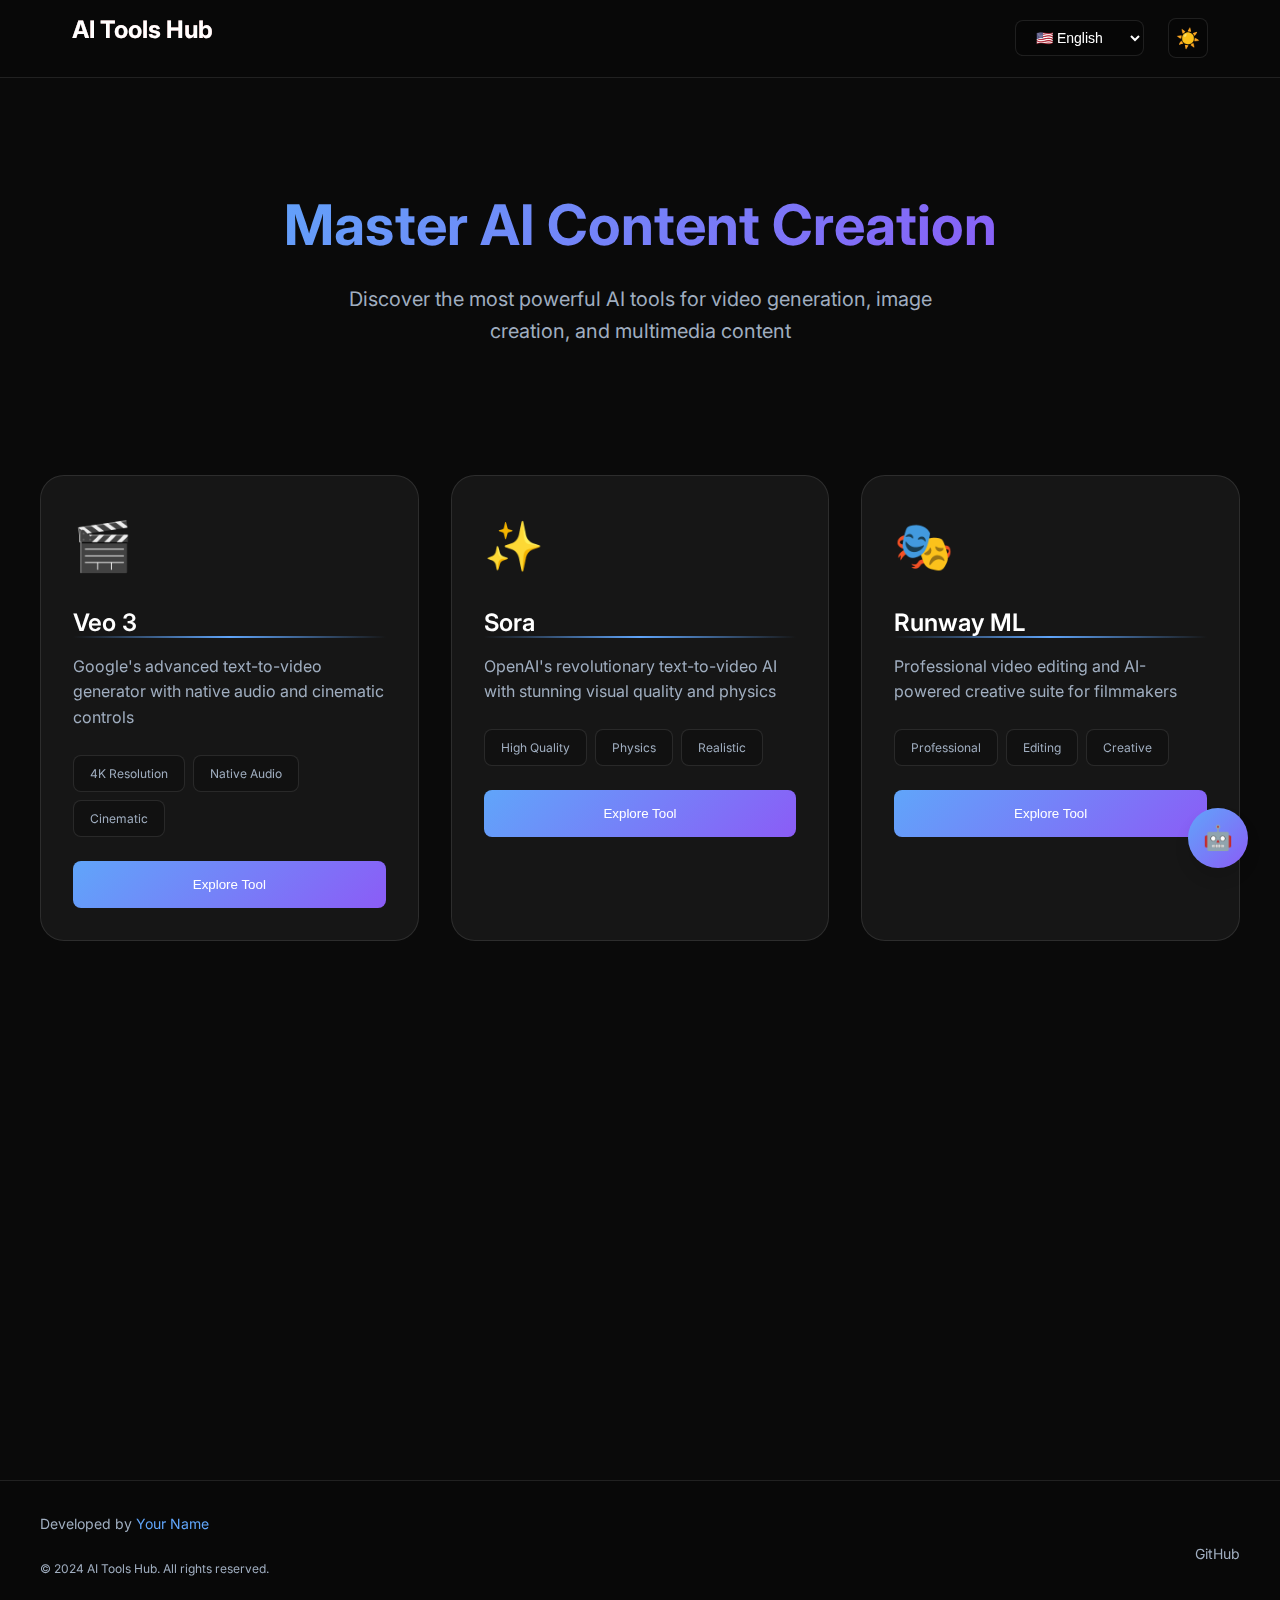
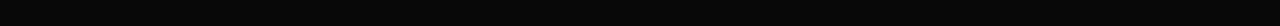
<file: index.html>
<!DOCTYPE html>
<html lang="en">
<head>
    <meta charset="UTF-8">
    <meta name="viewport" content="width=device-width, initial-scale=1.0">
    <title>AI Tools Hub - Master the Future of Content Creation</title>
    <link rel="stylesheet" href="styles/main.css">
    <link rel="stylesheet" href="styles/animations.css">
    <link rel="preconnect" href="https://fonts.googleapis.com">
    <link rel="preconnect" href="https://fonts.gstatic.com" crossorigin>
    <link href="https://fonts.googleapis.com/css2?family=Inter:wght@300;400;500;600;700&family=JetBrains+Mono:wght@400;500;600&display=swap" rel="stylesheet">
</head>
<body class="dark-theme">
    <!-- Header -->
    <header class="header">
        <div class="header-content">
            <div class="logo-container">
                <h1 class="logo glitch-text" data-text="AI Tools Hub">AI Tools Hub</h1>
            </div>
            
            <div class="header-controls">
                <div class="language-selector">
                    <select id="languageSelect" class="language-select">
                        <option value="en">🇺🇸 English</option>
                        <option value="fr">🇫🇷 Français</option>
                        <option value="ar">🇸🇦 العربية</option>
                    </select>
                </div>
                
                <button class="theme-toggle" id="themeToggle">
                    <span class="theme-icon">🌙</span>
                </button>
            </div>
        </div>
    </header>

    <!-- Main Content -->
    <main class="main-content">
        <section class="hero-section">
            <div class="hero-content">
                <h1 class="main-title glitch-text" data-text="Master AI Content Creation">
                    Master AI Content Creation
                </h1>
                <p class="hero-subtitle" data-i18n="hero.subtitle">
                    Discover the most powerful AI tools for video generation, image creation, and multimedia content
                </p>
            </div>
        </section>

        <section class="tools-grid">
            <div class="tool-card" data-tool="veo3">
                <div class="card-content">
                    <div class="tool-icon">🎬</div>
                    <h2 class="tool-title">Veo 3</h2>
                    <p class="tool-description" data-i18n="tools.veo3.description">
                        Google's advanced text-to-video generator with native audio and cinematic controls
                    </p>
                    <div class="tool-features">
                        <span class="feature-tag">4K Resolution</span>
                        <span class="feature-tag">Native Audio</span>
                        <span class="feature-tag">Cinematic</span>
                    </div>
                    <button class="explore-btn" data-i18n="common.explore">Explore Tool</button>
                </div>
                <div class="card-glow"></div>
            </div>

            <div class="tool-card" data-tool="sora">
                <div class="card-content">
                    <div class="tool-icon">✨</div>
                    <h2 class="tool-title">Sora</h2>
                    <p class="tool-description" data-i18n="tools.sora.description">
                        OpenAI's revolutionary text-to-video AI with stunning visual quality and physics
                    </p>
                    <div class="tool-features">
                        <span class="feature-tag">High Quality</span>
                        <span class="feature-tag">Physics</span>
                        <span class="feature-tag">Realistic</span>
                    </div>
                    <button class="explore-btn" data-i18n="common.explore">Explore Tool</button>
                </div>
                <div class="card-glow"></div>
            </div>

            <div class="tool-card" data-tool="runway">
                <div class="card-content">
                    <div class="tool-icon">🎭</div>
                    <h2 class="tool-title">Runway ML</h2>
                    <p class="tool-description" data-i18n="tools.runway.description">
                        Professional video editing and AI-powered creative suite for filmmakers
                    </p>
                    <div class="tool-features">
                        <span class="feature-tag">Professional</span>
                        <span class="feature-tag">Editing</span>
                        <span class="feature-tag">Creative</span>
                    </div>
                    <button class="explore-btn" data-i18n="common.explore">Explore Tool</button>
                </div>
                <div class="card-glow"></div>
            </div>

            <div class="tool-card" data-tool="kling">
                <div class="card-content">
                    <div class="tool-icon">🎨</div>
                    <h2 class="tool-title">Kling AI</h2>
                    <p class="tool-description" data-i18n="tools.kling.description">
                        Advanced AI video generation with unique artistic styles and effects
                    </p>
                    <div class="tool-features">
                        <span class="feature-tag">Artistic</span>
                        <span class="feature-tag">Unique</span>
                        <span class="feature-tag">Creative</span>
                    </div>
                    <button class="explore-btn" data-i18n="common.explore">Explore Tool</button>
                </div>
                <div class="card-glow"></div>
            </div>
        </section>
    </main>

    <!-- Footer -->
    <footer class="footer">
        <div class="footer-content">
            <div class="footer-info">
                <p class="developer-info">
                    <span data-i18n="footer.developed">Developed by</span>
                    <a href="mailto:developer@example.com" class="developer-link">Your Name</a>
                </p>
                <p class="copyright" data-i18n="footer.copyright">
                    © 2024 AI Tools Hub. All rights reserved.
                </p>
            </div>
            <div class="footer-links">
                <a href="https://github.com/yourusername/ai-tools-hub" class="footer-link" target="_blank">
                    <span data-i18n="footer.github">GitHub</span>
                </a>
            </div>
        </div>
    </footer>

    <!-- Smart Assistant -->
    <div class="assistant-container" id="assistantContainer">
        <div class="assistant-bubble" id="assistantBubble">
            <div class="assistant-icon">🤖</div>
        </div>
        <div class="assistant-panel" id="assistantPanel">
            <div class="assistant-header">
                <h3 data-i18n="assistant.title">AI Assistant</h3>
                <button class="assistant-close" id="assistantClose">×</button>
            </div>
            <div class="assistant-messages" id="assistantMessages">
                <div class="message assistant-message">
                    <p data-i18n="assistant.welcome">Hello! I'm here to help you learn about AI tools. Ask me anything!</p>
                </div>
            </div>
            <div class="assistant-input">
                <input type="text" id="assistantInput" placeholder="Ask a question..." data-i18n-placeholder="assistant.placeholder">
                <button id="assistantSend">→</button>
            </div>
        </div>
    </div>

    <!-- Scripts -->
    <script src="js/translations.js"></script>
    <script src="js/assistant.js"></script>
    <script src="js/main.js"></script>
</body>
</html>
</file>
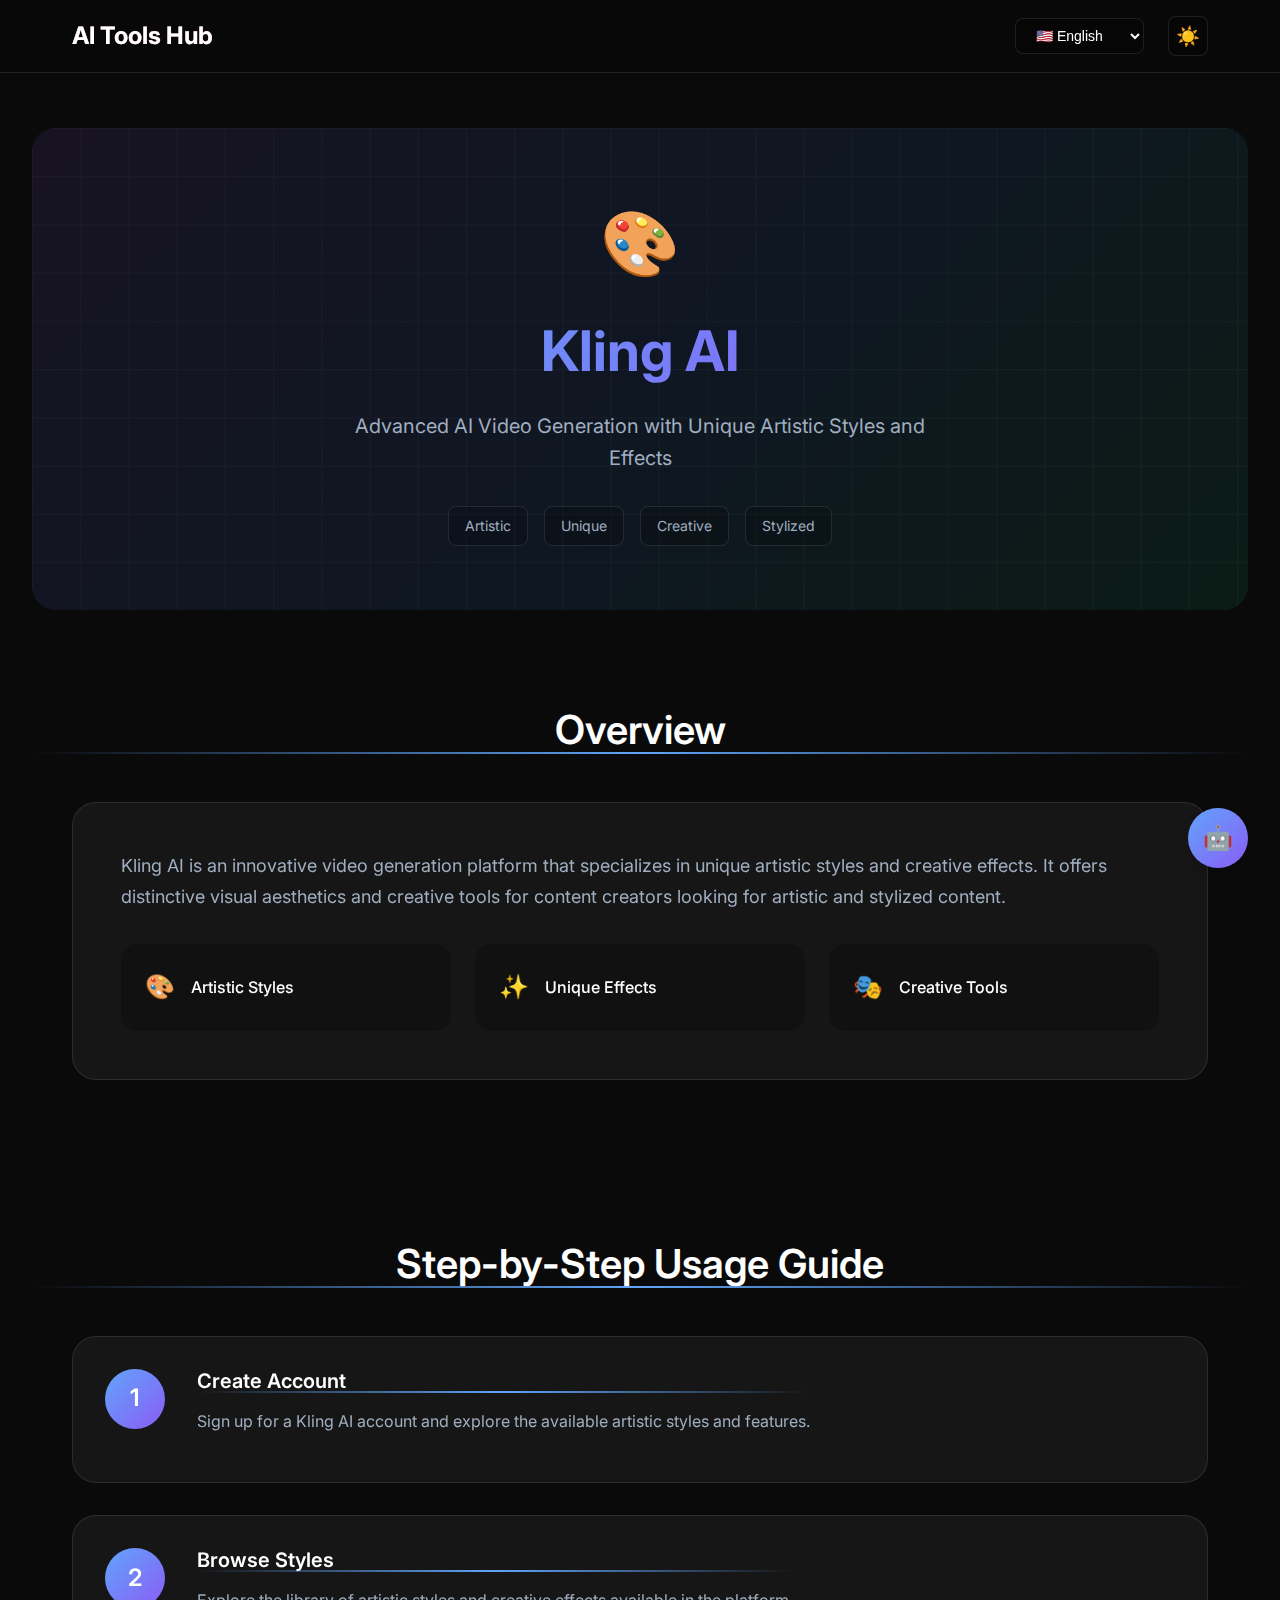
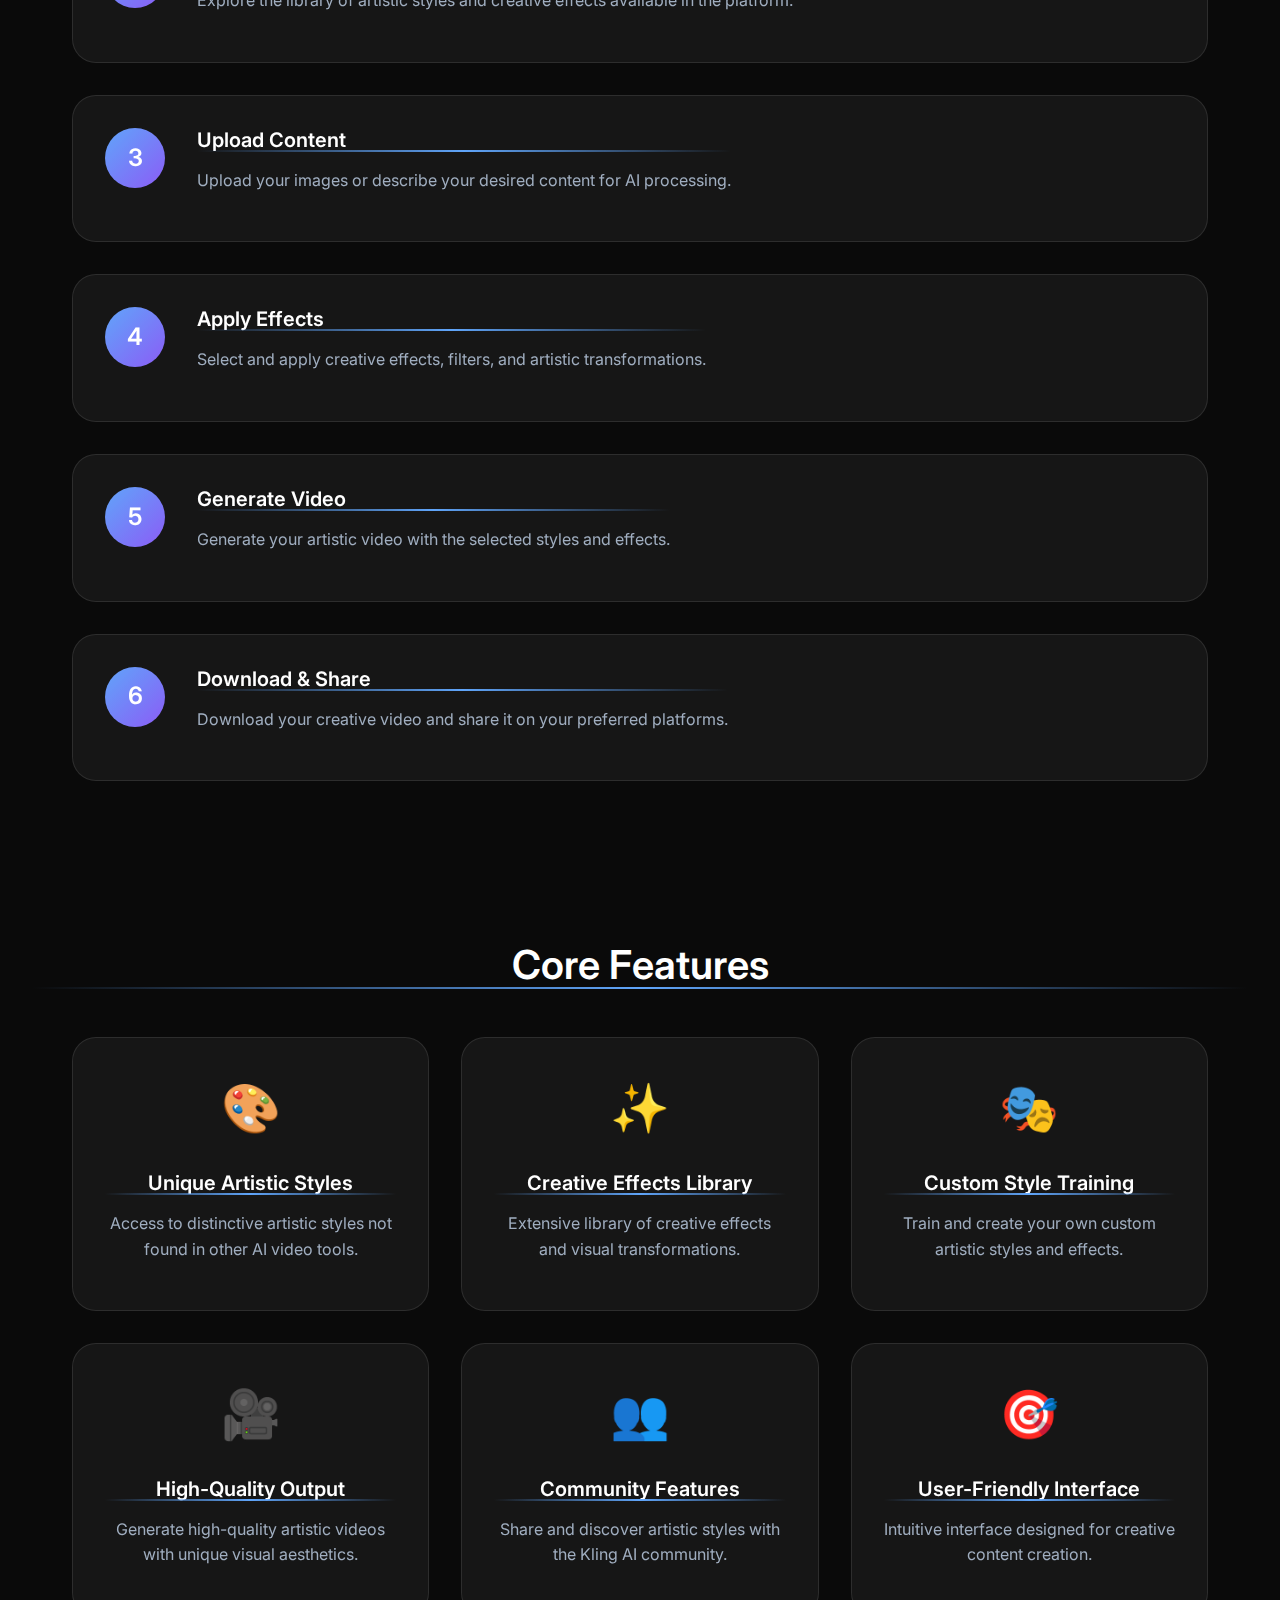
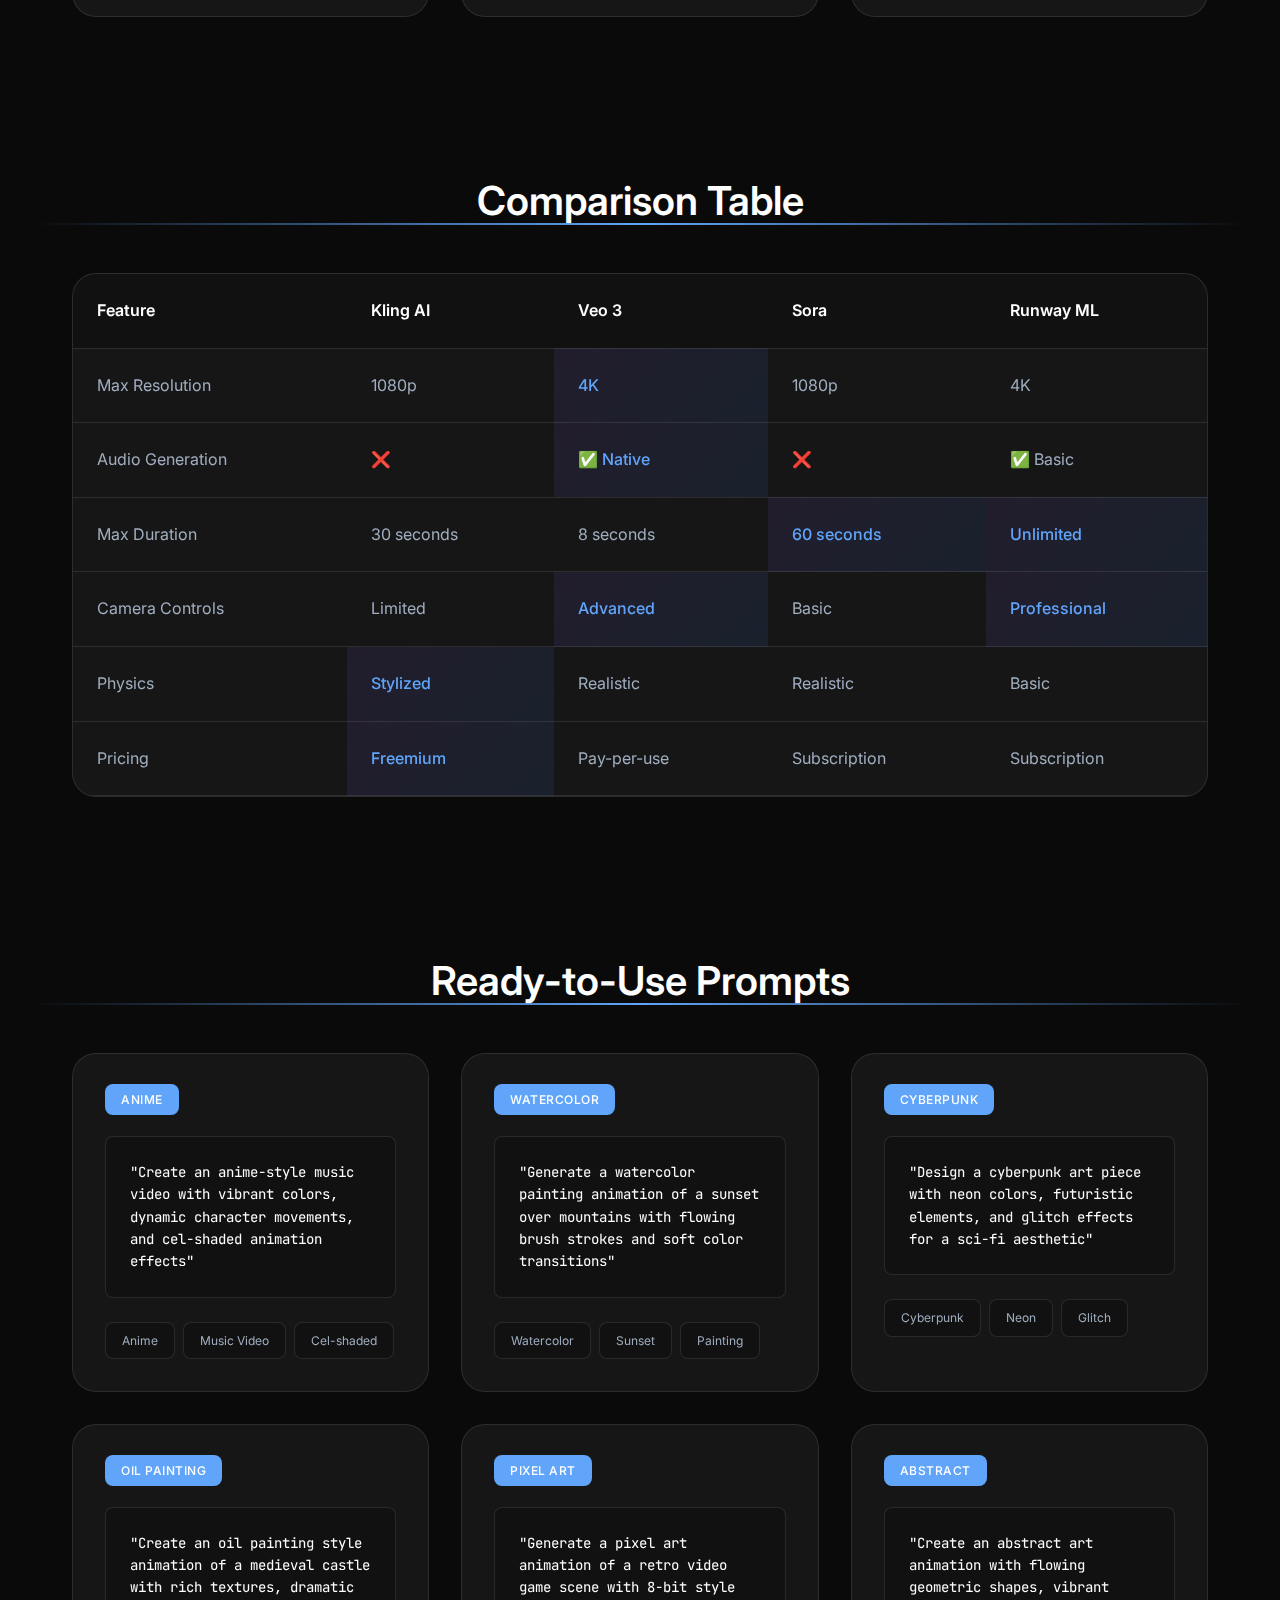
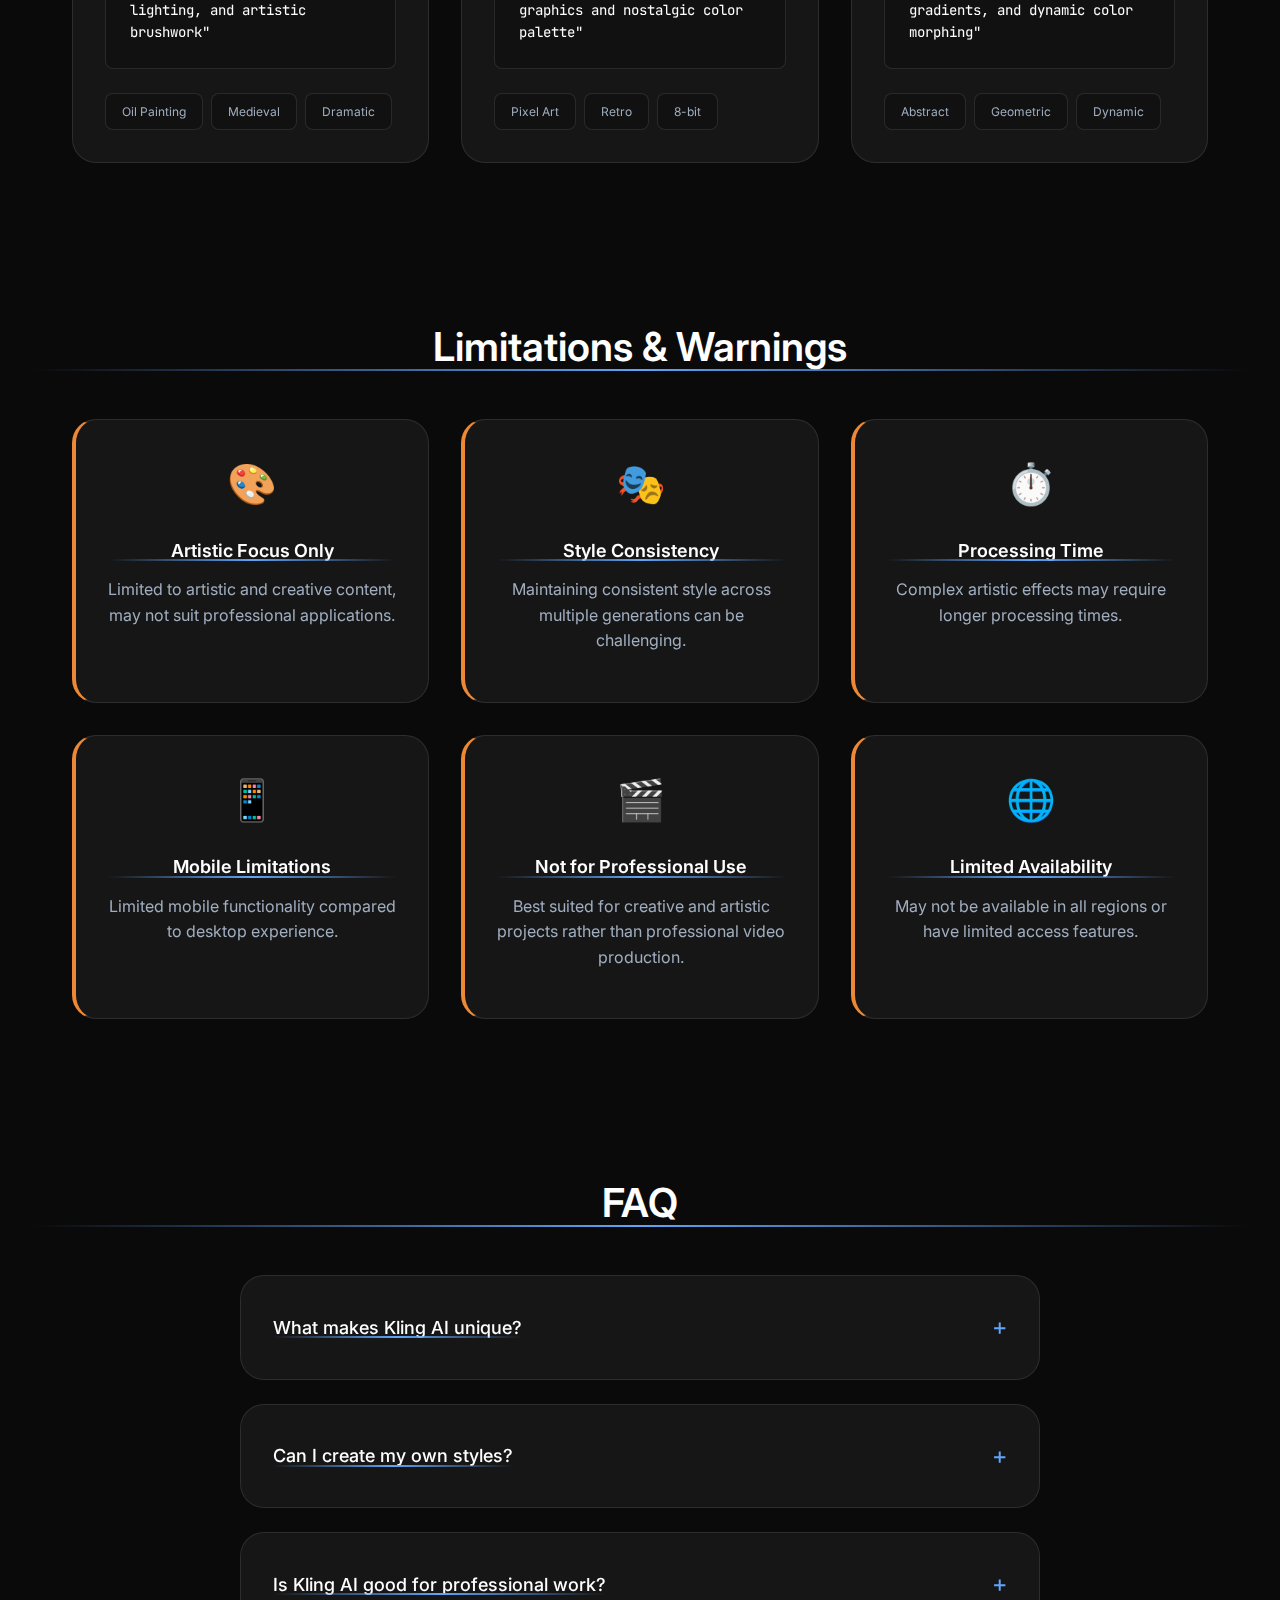
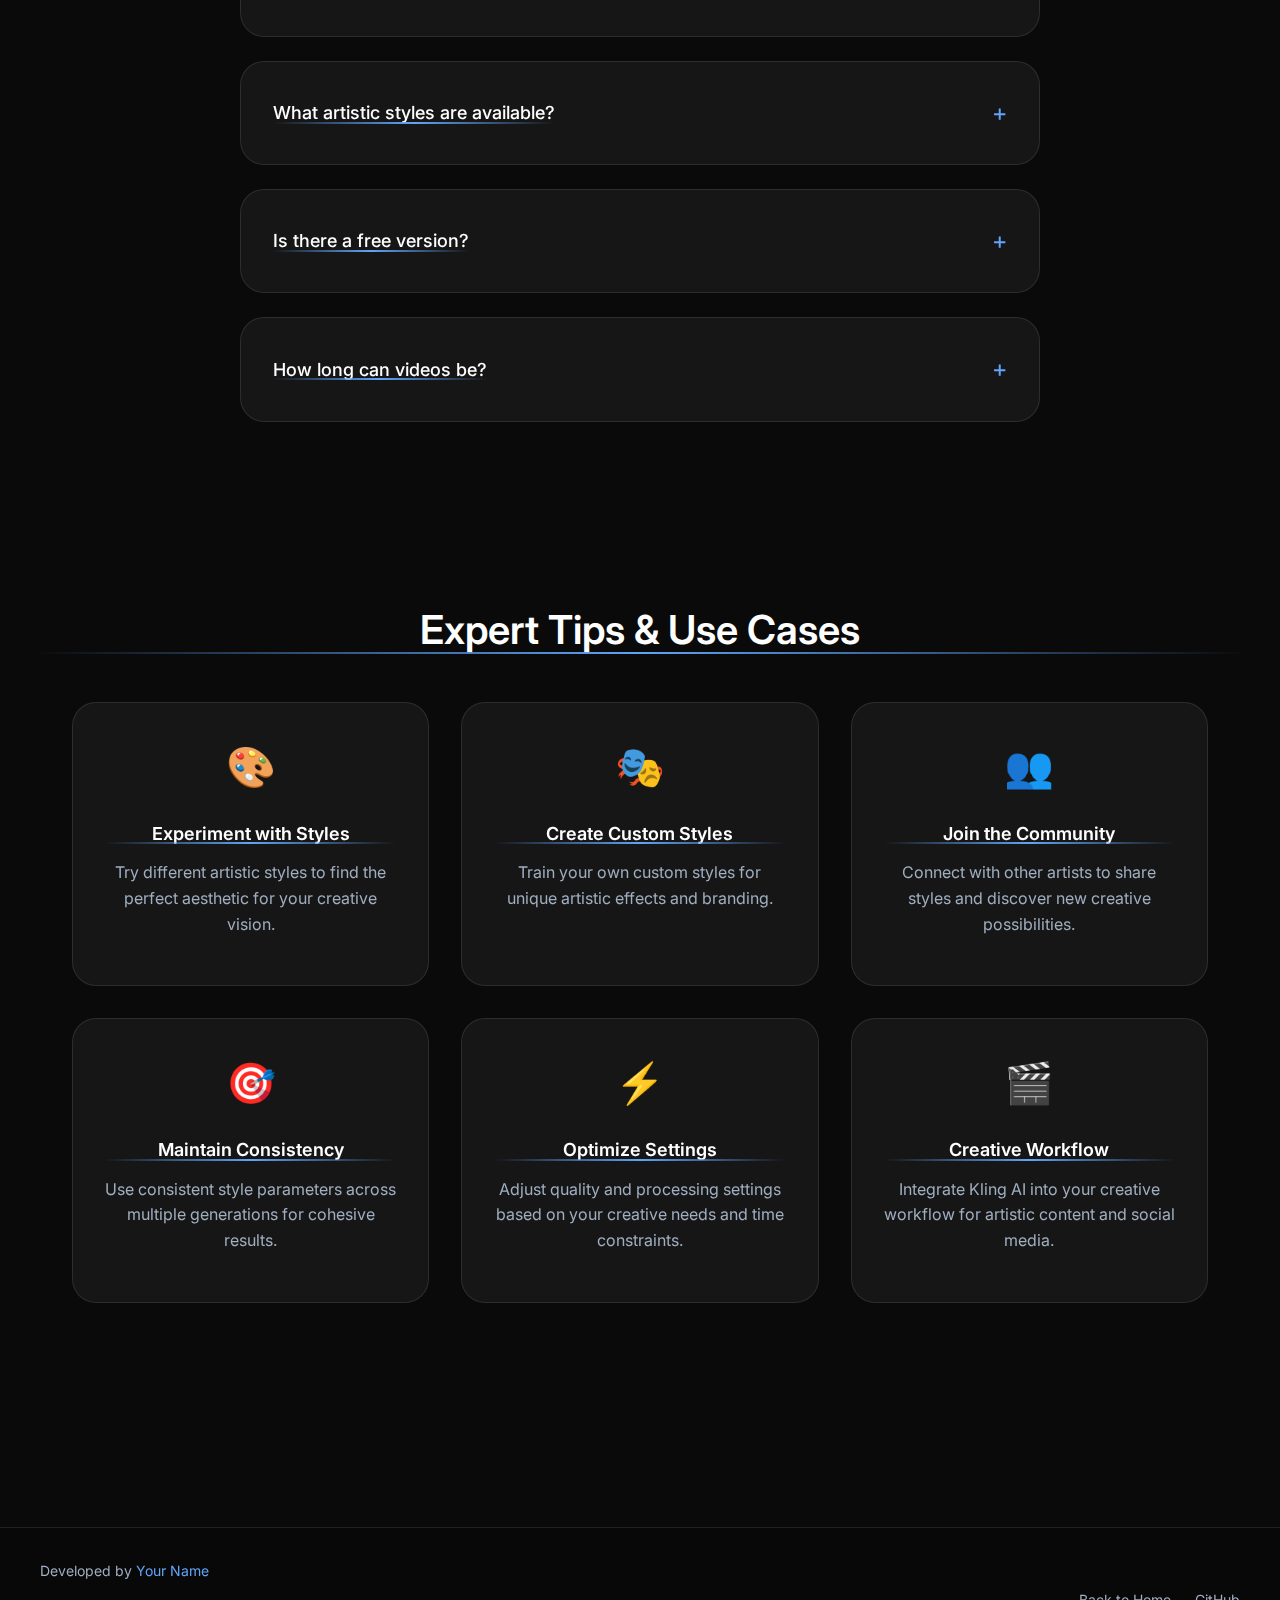
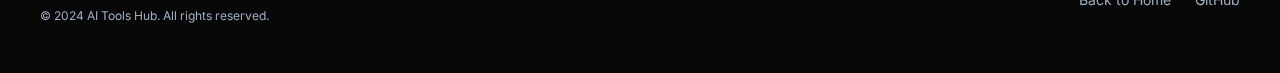
<file: kling.html>
<!DOCTYPE html>
<html lang="en">
<head>
    <meta charset="UTF-8">
    <meta name="viewport" content="width=device-width, initial-scale=1.0">
    <title>Kling AI - AI Tools Hub</title>
    <link rel="stylesheet" href="styles/main.css">
    <link rel="stylesheet" href="styles/animations.css">
    <link rel="stylesheet" href="styles/tool-page.css">
    <link rel="preconnect" href="https://fonts.googleapis.com">
    <link rel="preconnect" href="https://fonts.gstatic.com" crossorigin>
    <link href="https://fonts.googleapis.com/css2?family=Inter:wght@300;400;500;600;700&family=JetBrains+Mono:wght@400;500;600&display=swap" rel="stylesheet">
</head>
<body class="dark-theme">
    <!-- Header -->
    <header class="header">
        <div class="header-content">
            <div class="logo-container">
                <a href="index.html" class="logo glitch-text" data-text="AI Tools Hub">AI Tools Hub</a>
            </div>
            
            <div class="header-controls">
                <div class="language-selector">
                    <select id="languageSelect" class="language-select">
                        <option value="en">🇺🇸 English</option>
                        <option value="fr">🇫🇷 Français</option>
                        <option value="ar">🇸🇦 العربية</option>
                    </select>
                </div>
                
                <button class="theme-toggle" id="themeToggle">
                    <span class="theme-icon">🌙</span>
                </button>
            </div>
        </div>
    </header>

    <!-- Main Content -->
    <main class="main-content">
        <!-- Tool Title Section -->
        <section class="tool-hero">
            <div class="tool-hero-content">
                <div class="tool-icon-large">🎨</div>
                <h1 class="tool-title glitch-text" data-text="Kling AI">Kling AI</h1>
                <p class="tool-subtitle" data-i18n="kling.subtitle">
                    Advanced AI Video Generation with Unique Artistic Styles and Effects
                </p>
                <div class="tool-badges">
                    <span class="badge">Artistic</span>
                    <span class="badge">Unique</span>
                    <span class="badge">Creative</span>
                    <span class="badge">Stylized</span>
                </div>
            </div>
        </section>

        <!-- Overview Section -->
        <section class="content-section" id="overview">
            <div class="section-header">
                <h2 class="section-title ripple-text" data-i18n="tool.overview">Overview</h2>
            </div>
            <div class="section-content">
                <div class="overview-card">
                    <p class="overview-text" data-i18n="kling.overview">
                        Kling AI is an innovative video generation platform that specializes in unique artistic styles and creative effects. It offers distinctive visual aesthetics and creative tools for content creators looking for artistic and stylized content.
                    </p>
                    <div class="overview-highlights">
                        <div class="highlight-item">
                            <span class="highlight-icon">🎨</span>
                            <span class="highlight-text" data-i18n="kling.highlight.artistic">Artistic Styles</span>
                        </div>
                        <div class="highlight-item">
                            <span class="highlight-icon">✨</span>
                            <span class="highlight-text" data-i18n="kling.highlight.unique">Unique Effects</span>
                        </div>
                        <div class="highlight-item">
                            <span class="highlight-icon">🎭</span>
                            <span class="highlight-text" data-i18n="kling.highlight.creative">Creative Tools</span>
                        </div>
                    </div>
                </div>
            </div>
        </section>

        <!-- Step-by-Step Usage Guide -->
        <section class="content-section" id="usage">
            <div class="section-header">
                <h2 class="section-title ripple-text" data-i18n="tool.usage">Step-by-Step Usage Guide</h2>
            </div>
            <div class="section-content">
                <div class="steps-container">
                    <div class="step-card">
                        <div class="step-number">1</div>
                        <div class="step-content">
                            <h3 data-i18n="kling.step1.title">Create Account</h3>
                            <p data-i18n="kling.step1.description">Sign up for a Kling AI account and explore the available artistic styles and features.</p>
                        </div>
                    </div>
                    
                    <div class="step-card">
                        <div class="step-number">2</div>
                        <div class="step-content">
                            <h3 data-i18n="kling.step2.title">Browse Styles</h3>
                            <p data-i18n="kling.step2.description">Explore the library of artistic styles and creative effects available in the platform.</p>
                        </div>
                    </div>
                    
                    <div class="step-card">
                        <div class="step-number">3</div>
                        <div class="step-content">
                            <h3 data-i18n="kling.step3.title">Upload Content</h3>
                            <p data-i18n="kling.step3.description">Upload your images or describe your desired content for AI processing.</p>
                        </div>
                    </div>
                    
                    <div class="step-card">
                        <div class="step-number">4</div>
                        <div class="step-content">
                            <h3 data-i18n="kling.step4.title">Apply Effects</h3>
                            <p data-i18n="kling.step4.description">Select and apply creative effects, filters, and artistic transformations.</p>
                        </div>
                    </div>
                    
                    <div class="step-card">
                        <div class="step-number">5</div>
                        <div class="step-content">
                            <h3 data-i18n="kling.step5.title">Generate Video</h3>
                            <p data-i18n="kling.step5.description">Generate your artistic video with the selected styles and effects.</p>
                        </div>
                    </div>
                    
                    <div class="step-card">
                        <div class="step-number">6</div>
                        <div class="step-content">
                            <h3 data-i18n="kling.step6.title">Download & Share</h3>
                            <p data-i18n="kling.step6.description">Download your creative video and share it on your preferred platforms.</p>
                        </div>
                    </div>
                </div>
            </div>
        </section>

        <!-- Core Features -->
        <section class="content-section" id="features">
            <div class="section-header">
                <h2 class="section-title ripple-text" data-i18n="tool.features">Core Features</h2>
            </div>
            <div class="section-content">
                <div class="features-grid">
                    <div class="feature-card">
                        <div class="feature-icon">🎨</div>
                        <h3 data-i18n="kling.feature.styles.title">Unique Artistic Styles</h3>
                        <p data-i18n="kling.feature.styles.description">Access to distinctive artistic styles not found in other AI video tools.</p>
                    </div>
                    
                    <div class="feature-card">
                        <div class="feature-icon">✨</div>
                        <h3 data-i18n="kling.feature.effects.title">Creative Effects Library</h3>
                        <p data-i18n="kling.feature.effects.description">Extensive library of creative effects and visual transformations.</p>
                    </div>
                    
                    <div class="feature-card">
                        <div class="feature-icon">🎭</div>
                        <h3 data-i18n="kling.feature.custom.title">Custom Style Training</h3>
                        <p data-i18n="kling.feature.custom.description">Train and create your own custom artistic styles and effects.</p>
                    </div>
                    
                    <div class="feature-card">
                        <div class="feature-icon">🎥</div>
                        <h3 data-i18n="kling.feature.quality.title">High-Quality Output</h3>
                        <p data-i18n="kling.feature.quality.description">Generate high-quality artistic videos with unique visual aesthetics.</p>
                    </div>
                    
                    <div class="feature-card">
                        <div class="feature-icon">👥</div>
                        <h3 data-i18n="kling.feature.community.title">Community Features</h3>
                        <p data-i18n="kling.feature.community.description">Share and discover artistic styles with the Kling AI community.</p>
                    </div>
                    
                    <div class="feature-card">
                        <div class="feature-icon">🎯</div>
                        <h3 data-i18n="kling.feature.user.title">User-Friendly Interface</h3>
                        <p data-i18n="kling.feature.user.description">Intuitive interface designed for creative content creation.</p>
                    </div>
                </div>
            </div>
        </section>

        <!-- Comparison Table -->
        <section class="content-section" id="comparison">
            <div class="section-header">
                <h2 class="section-title ripple-text" data-i18n="tool.comparison">Comparison Table</h2>
            </div>
            <div class="section-content">
                <div class="comparison-table-container">
                    <table class="comparison-table">
                        <thead>
                            <tr>
                                <th data-i18n="comparison.feature">Feature</th>
                                <th>Kling AI</th>
                                <th>Veo 3</th>
                                <th>Sora</th>
                                <th>Runway ML</th>
                            </tr>
                        </thead>
                        <tbody>
                            <tr>
                                <td data-i18n="comparison.resolution">Max Resolution</td>
                                <td>1080p</td>
                                <td class="highlight">4K</td>
                                <td>1080p</td>
                                <td>4K</td>
                            </tr>
                            <tr>
                                <td data-i18n="comparison.audio">Audio Generation</td>
                                <td>❌</td>
                                <td class="highlight">✅ Native</td>
                                <td>❌</td>
                                <td>✅ Basic</td>
                            </tr>
                            <tr>
                                <td data-i18n="comparison.duration">Max Duration</td>
                                <td>30 seconds</td>
                                <td>8 seconds</td>
                                <td class="highlight">60 seconds</td>
                                <td class="highlight">Unlimited</td>
                            </tr>
                            <tr>
                                <td data-i18n="comparison.camera">Camera Controls</td>
                                <td>Limited</td>
                                <td class="highlight">Advanced</td>
                                <td>Basic</td>
                                <td class="highlight">Professional</td>
                            </tr>
                            <tr>
                                <td data-i18n="comparison.physics">Physics</td>
                                <td class="highlight">Stylized</td>
                                <td>Realistic</td>
                                <td>Realistic</td>
                                <td>Basic</td>
                            </tr>
                            <tr>
                                <td data-i18n="comparison.pricing">Pricing</td>
                                <td class="highlight">Freemium</td>
                                <td>Pay-per-use</td>
                                <td>Subscription</td>
                                <td>Subscription</td>
                            </tr>
                        </tbody>
                    </table>
                </div>
            </div>
        </section>

        <!-- Ready-to-Use Prompts -->
        <section class="content-section" id="prompts">
            <div class="section-header">
                <h2 class="section-title ripple-text" data-i18n="tool.prompts">Ready-to-Use Prompts</h2>
            </div>
            <div class="section-content">
                <div class="prompts-grid">
                    <div class="prompt-card">
                        <div class="prompt-header">
                            <span class="prompt-category">Anime</span>
                        </div>
                        <div class="prompt-text">
                            "Create an anime-style music video with vibrant colors, dynamic character movements, and cel-shaded animation effects"
                        </div>
                        <div class="prompt-tags">
                            <span class="tag">Anime</span>
                            <span class="tag">Music Video</span>
                            <span class="tag">Cel-shaded</span>
                        </div>
                    </div>
                    
                    <div class="prompt-card">
                        <div class="prompt-header">
                            <span class="prompt-category">Watercolor</span>
                        </div>
                        <div class="prompt-text">
                            "Generate a watercolor painting animation of a sunset over mountains with flowing brush strokes and soft color transitions"
                        </div>
                        <div class="prompt-tags">
                            <span class="tag">Watercolor</span>
                            <span class="tag">Sunset</span>
                            <span class="tag">Painting</span>
                        </div>
                    </div>
                    
                    <div class="prompt-card">
                        <div class="prompt-header">
                            <span class="prompt-category">Cyberpunk</span>
                        </div>
                        <div class="prompt-text">
                            "Design a cyberpunk art piece with neon colors, futuristic elements, and glitch effects for a sci-fi aesthetic"
                        </div>
                        <div class="prompt-tags">
                            <span class="tag">Cyberpunk</span>
                            <span class="tag">Neon</span>
                            <span class="tag">Glitch</span>
                        </div>
                    </div>
                    
                    <div class="prompt-card">
                        <div class="prompt-header">
                            <span class="prompt-category">Oil Painting</span>
                        </div>
                        <div class="prompt-text">
                            "Create an oil painting style animation of a medieval castle with rich textures, dramatic lighting, and artistic brushwork"
                        </div>
                        <div class="prompt-tags">
                            <span class="tag">Oil Painting</span>
                            <span class="tag">Medieval</span>
                            <span class="tag">Dramatic</span>
                        </div>
                    </div>
                    
                    <div class="prompt-card">
                        <div class="prompt-header">
                            <span class="prompt-category">Pixel Art</span>
                        </div>
                        <div class="prompt-text">
                            "Generate a pixel art animation of a retro video game scene with 8-bit style graphics and nostalgic color palette"
                        </div>
                        <div class="prompt-tags">
                            <span class="tag">Pixel Art</span>
                            <span class="tag">Retro</span>
                            <span class="tag">8-bit</span>
                        </div>
                    </div>
                    
                    <div class="prompt-card">
                        <div class="prompt-header">
                            <span class="prompt-category">Abstract</span>
                        </div>
                        <div class="prompt-text">
                            "Create an abstract art animation with flowing geometric shapes, vibrant gradients, and dynamic color morphing"
                        </div>
                        <div class="prompt-tags">
                            <span class="tag">Abstract</span>
                            <span class="tag">Geometric</span>
                            <span class="tag">Dynamic</span>
                        </div>
                    </div>
                </div>
            </div>
        </section>

        <!-- Limitations & Warnings -->
        <section class="content-section" id="limitations">
            <div class="section-header">
                <h2 class="section-title ripple-text" data-i18n="tool.limitations">Limitations & Warnings</h2>
            </div>
            <div class="section-content">
                <div class="limitations-grid">
                    <div class="limitation-card warning">
                        <div class="limitation-icon">🎨</div>
                        <h3 data-i18n="kling.limitation.artistic.title">Artistic Focus Only</h3>
                        <p data-i18n="kling.limitation.artistic.description">Limited to artistic and creative content, may not suit professional applications.</p>
                    </div>
                    
                    <div class="limitation-card warning">
                        <div class="limitation-icon">🎭</div>
                        <h3 data-i18n="kling.limitation.style.title">Style Consistency</h3>
                        <p data-i18n="kling.limitation.style.description">Maintaining consistent style across multiple generations can be challenging.</p>
                    </div>
                    
                    <div class="limitation-card warning">
                        <div class="limitation-icon">⏱️</div>
                        <h3 data-i18n="kling.limitation.processing.title">Processing Time</h3>
                        <p data-i18n="kling.limitation.processing.description">Complex artistic effects may require longer processing times.</p>
                    </div>
                    
                    <div class="limitation-card warning">
                        <div class="limitation-icon">📱</div>
                        <h3 data-i18n="kling.limitation.mobile.title">Mobile Limitations</h3>
                        <p data-i18n="kling.limitation.mobile.description">Limited mobile functionality compared to desktop experience.</p>
                    </div>
                    
                    <div class="limitation-card warning">
                        <div class="limitation-icon">🎬</div>
                        <h3 data-i18n="kling.limitation.professional.title">Not for Professional Use</h3>
                        <p data-i18n="kling.limitation.professional.description">Best suited for creative and artistic projects rather than professional video production.</p>
                    </div>
                    
                    <div class="limitation-card warning">
                        <div class="limitation-icon">🌐</div>
                        <h3 data-i18n="kling.limitation.availability.title">Limited Availability</h3>
                        <p data-i18n="kling.limitation.availability.description">May not be available in all regions or have limited access features.</p>
                    </div>
                </div>
            </div>
        </section>

        <!-- FAQ Section -->
        <section class="content-section" id="faq">
            <div class="section-header">
                <h2 class="section-title ripple-text" data-i18n="tool.faq">FAQ</h2>
            </div>
            <div class="section-content">
                <div class="faq-container">
                    <div class="faq-item">
                        <div class="faq-question">
                            <h3 data-i18n="kling.faq.q1">What makes Kling AI unique?</h3>
                            <span class="faq-toggle">+</span>
                        </div>
                        <div class="faq-answer">
                            <p data-i18n="kling.faq.a1">Kling AI specializes in artistic styles and creative effects not found in other AI video tools.</p>
                        </div>
                    </div>
                    
                    <div class="faq-item">
                        <div class="faq-question">
                            <h3 data-i18n="kling.faq.q2">Can I create my own styles?</h3>
                            <span class="faq-toggle">+</span>
                        </div>
                        <div class="faq-answer">
                            <p data-i18n="kling.faq.a2">Yes, Kling AI allows users to train and create custom artistic styles and effects.</p>
                        </div>
                    </div>
                    
                    <div class="faq-item">
                        <div class="faq-question">
                            <h3 data-i18n="kling.faq.q3">Is Kling AI good for professional work?</h3>
                            <span class="faq-toggle">+</span>
                        </div>
                        <div class="faq-answer">
                            <p data-i18n="kling.faq.a3">Kling AI is best suited for creative and artistic projects rather than professional video production.</p>
                        </div>
                    </div>
                    
                    <div class="faq-item">
                        <div class="faq-question">
                            <h3 data-i18n="kling.faq.q4">What artistic styles are available?</h3>
                            <span class="faq-toggle">+</span>
                        </div>
                        <div class="faq-answer">
                            <p data-i18n="kling.faq.a4">Kling AI offers various styles including anime, watercolor, oil painting, pixel art, and abstract effects.</p>
                        </div>
                    </div>
                    
                    <div class="faq-item">
                        <div class="faq-question">
                            <h3 data-i18n="kling.faq.q5">Is there a free version?</h3>
                            <span class="faq-toggle">+</span>
                        </div>
                        <div class="faq-answer">
                            <p data-i18n="kling.faq.a5">Kling AI offers a freemium model with basic features available for free and premium features for subscribers.</p>
                        </div>
                    </div>
                    
                    <div class="faq-item">
                        <div class="faq-question">
                            <h3 data-i18n="kling.faq.q6">How long can videos be?</h3>
                            <span class="faq-toggle">+</span>
                        </div>
                        <div class="faq-answer">
                            <p data-i18n="kling.faq.a6">Kling AI can generate videos up to 30 seconds in length with artistic effects and styles.</p>
                        </div>
                    </div>
                </div>
            </div>
        </section>

        <!-- Expert Tips -->
        <section class="content-section" id="tips">
            <div class="section-header">
                <h2 class="section-title ripple-text" data-i18n="tool.tips">Expert Tips & Use Cases</h2>
            </div>
            <div class="section-content">
                <div class="tips-grid">
                    <div class="tip-card">
                        <div class="tip-icon">🎨</div>
                        <h3 data-i18n="kling.tip.experiment.title">Experiment with Styles</h3>
                        <p data-i18n="kling.tip.experiment.description">Try different artistic styles to find the perfect aesthetic for your creative vision.</p>
                    </div>
                    
                    <div class="tip-card">
                        <div class="tip-icon">🎭</div>
                        <h3 data-i18n="kling.tip.custom.title">Create Custom Styles</h3>
                        <p data-i18n="kling.tip.custom.description">Train your own custom styles for unique artistic effects and branding.</p>
                    </div>
                    
                    <div class="tip-card">
                        <div class="tip-icon">👥</div>
                        <h3 data-i18n="kling.tip.community.title">Join the Community</h3>
                        <p data-i18n="kling.tip.community.description">Connect with other artists to share styles and discover new creative possibilities.</p>
                    </div>
                    
                    <div class="tip-card">
                        <div class="tip-icon">🎯</div>
                        <h3 data-i18n="kling.tip.consistency.title">Maintain Consistency</h3>
                        <p data-i18n="kling.tip.consistency.description">Use consistent style parameters across multiple generations for cohesive results.</p>
                    </div>
                    
                    <div class="tip-card">
                        <div class="tip-icon">⚡</div>
                        <h3 data-i18n="kling.tip.optimization.title">Optimize Settings</h3>
                        <p data-i18n="kling.tip.optimization.description">Adjust quality and processing settings based on your creative needs and time constraints.</p>
                    </div>
                    
                    <div class="tip-card">
                        <div class="tip-icon">🎬</div>
                        <h3 data-i18n="kling.tip.workflow.title">Creative Workflow</h3>
                        <p data-i18n="kling.tip.workflow.description">Integrate Kling AI into your creative workflow for artistic content and social media.</p>
                    </div>
                </div>
            </div>
        </section>
    </main>

    <!-- Footer -->
    <footer class="footer">
        <div class="footer-content">
            <div class="footer-info">
                <p class="developer-info">
                    <span data-i18n="footer.developed">Developed by</span>
                    <a href="mailto:developer@example.com" class="developer-link">Your Name</a>
                </p>
                <p class="copyright" data-i18n="footer.copyright">
                    © 2024 AI Tools Hub. All rights reserved.
                </p>
            </div>
            <div class="footer-links">
                <a href="index.html" class="footer-link" data-i18n="common.back">Back to Home</a>
                <a href="https://github.com/yourusername/ai-tools-hub" class="footer-link" target="_blank">
                    <span data-i18n="footer.github">GitHub</span>
                </a>
            </div>
        </div>
    </footer>

    <!-- Smart Assistant -->
    <div class="assistant-container" id="assistantContainer">
        <div class="assistant-bubble" id="assistantBubble">
            <div class="assistant-icon">🤖</div>
        </div>
        <div class="assistant-panel" id="assistantPanel">
            <div class="assistant-header">
                <h3 data-i18n="assistant.title">AI Assistant</h3>
                <button class="assistant-close" id="assistantClose">×</button>
            </div>
            <div class="assistant-messages" id="assistantMessages">
                <div class="message assistant-message">
                    <p data-i18n="assistant.welcome">Hello! I'm here to help you learn about Kling AI. Ask me anything!</p>
                </div>
            </div>
            <div class="assistant-input">
                <input type="text" id="assistantInput" placeholder="Ask about Kling AI..." data-i18n-placeholder="assistant.placeholder">
                <button id="assistantSend">→</button>
            </div>
        </div>
    </div>

    <!-- Scripts -->
    <script src="js/translations.js"></script>
    <script src="js/assistant.js"></script>
    <script src="js/main.js"></script>
    <script src="js/tool-page.js"></script>
    <script>
        // Initialize Kling AI-specific assistant
        document.addEventListener('DOMContentLoaded', function() {
            updateAssistantForTool('Kling AI');
        });
    </script>
</body>
</html>
</file>
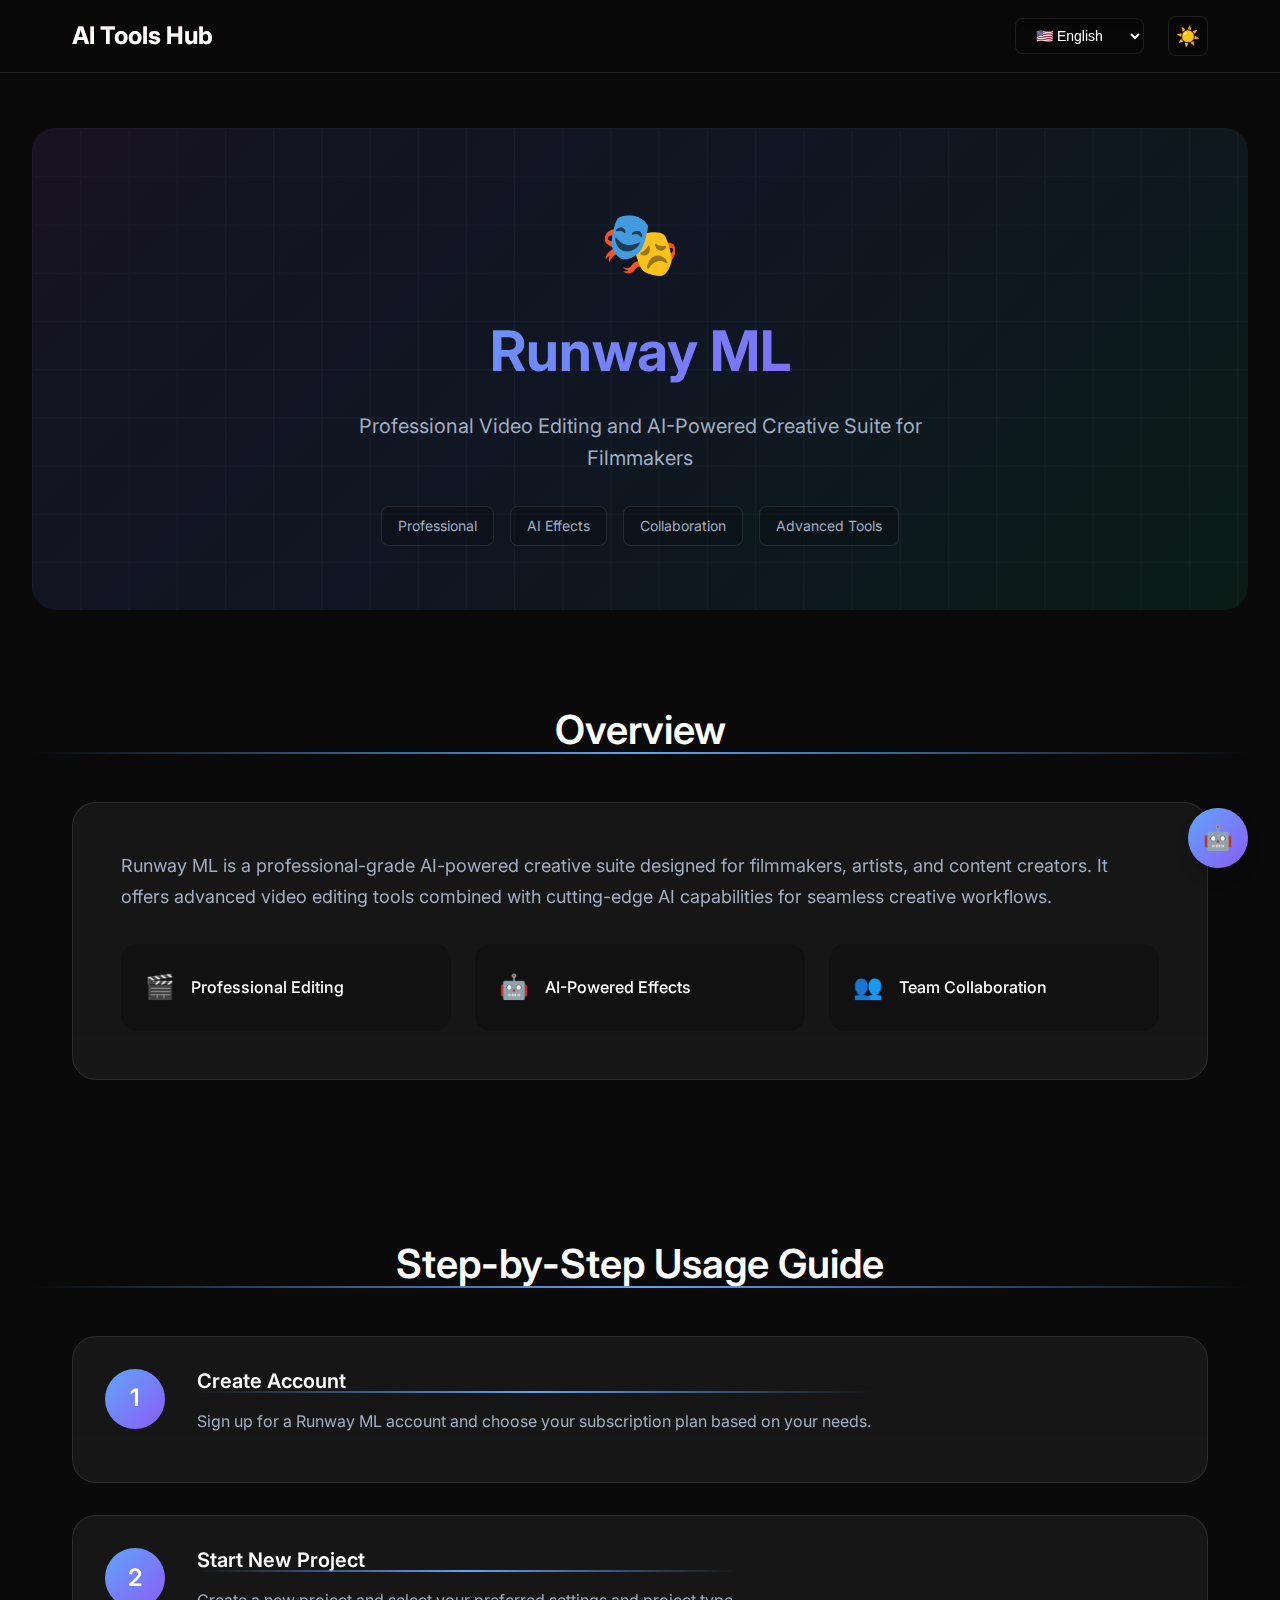
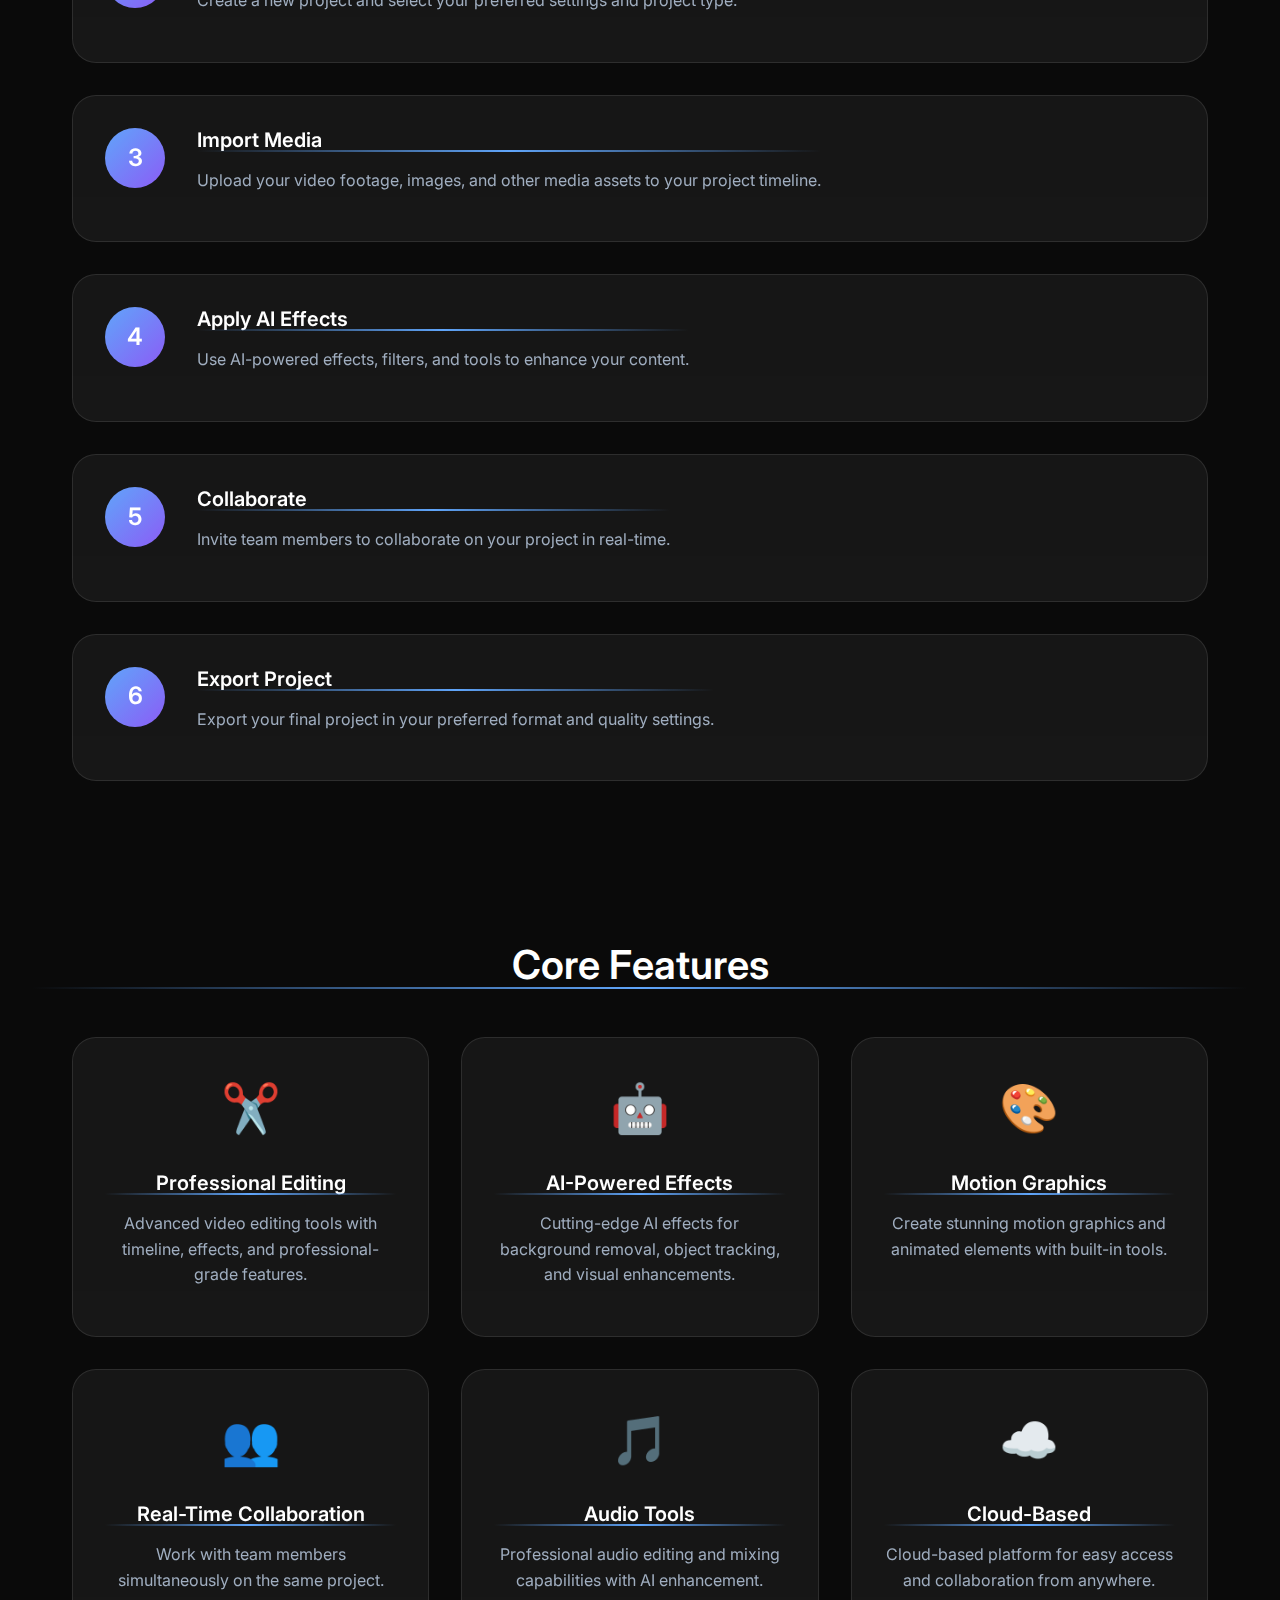
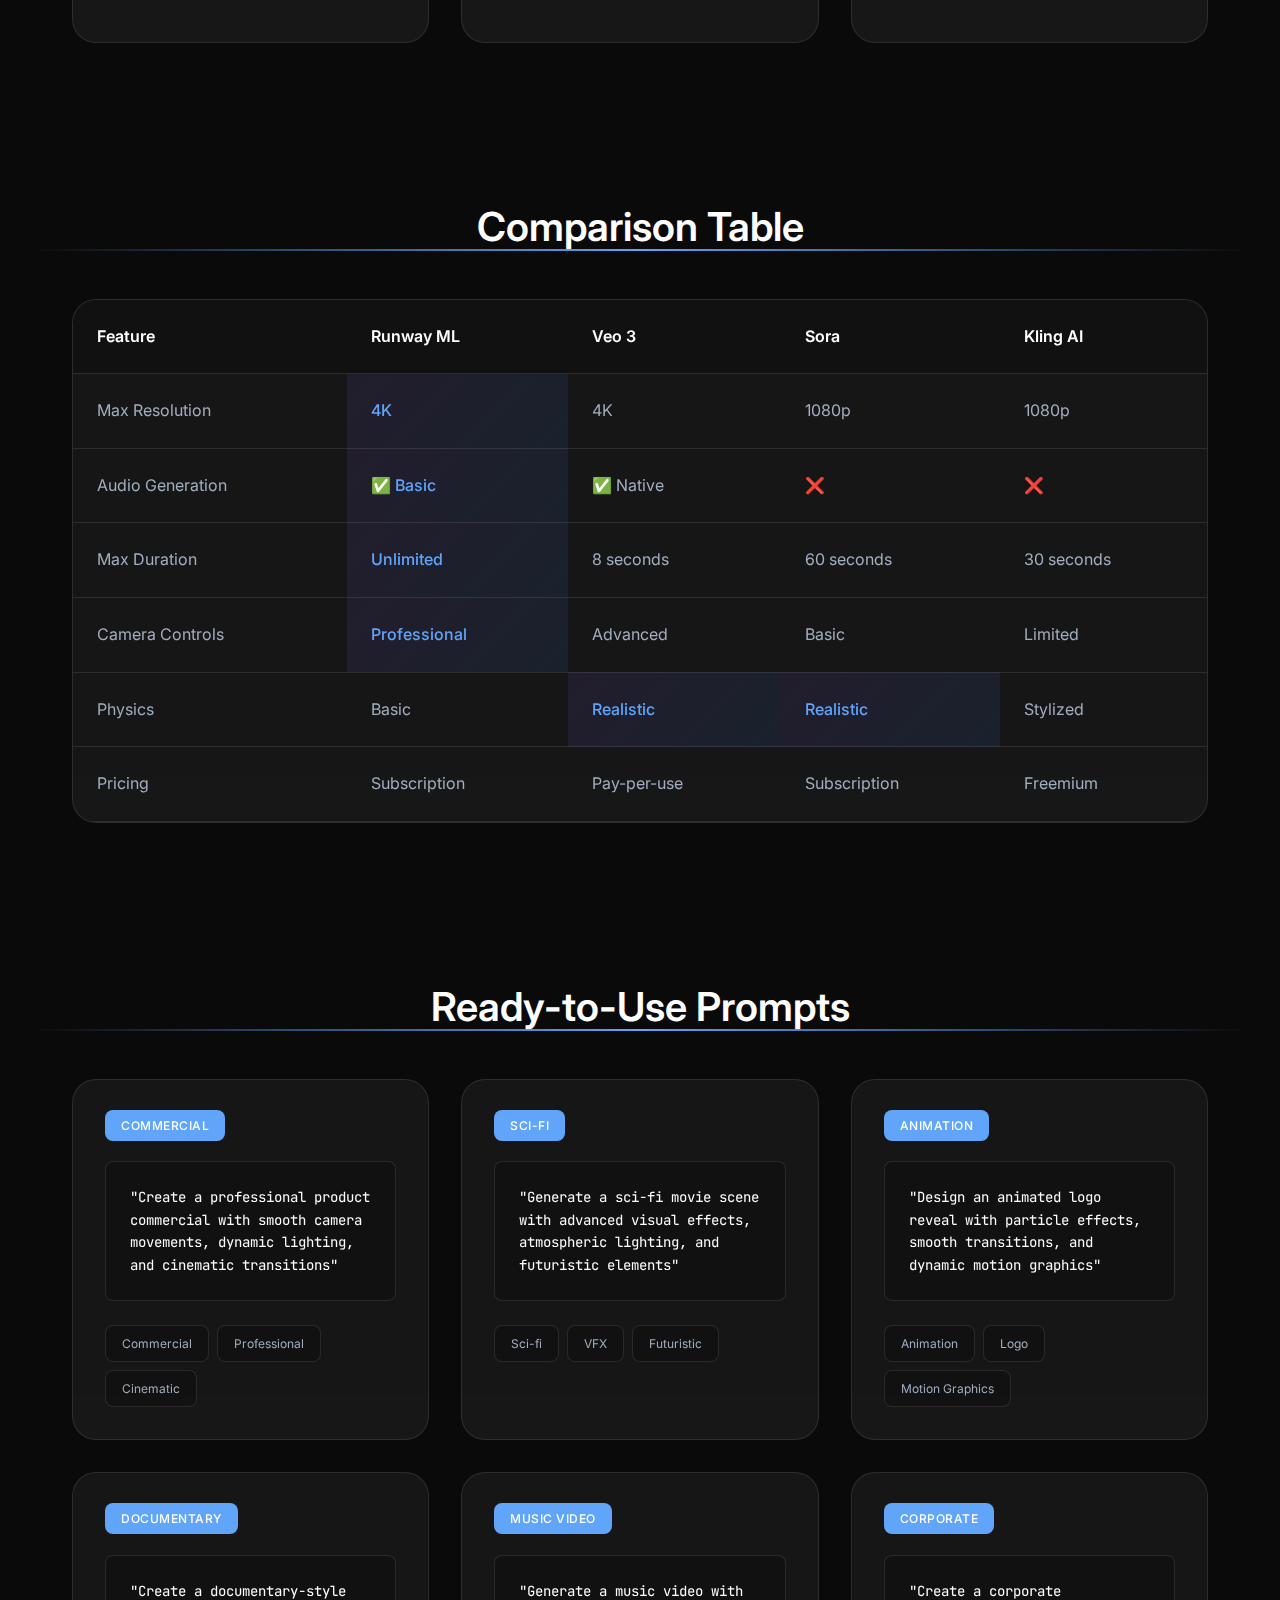
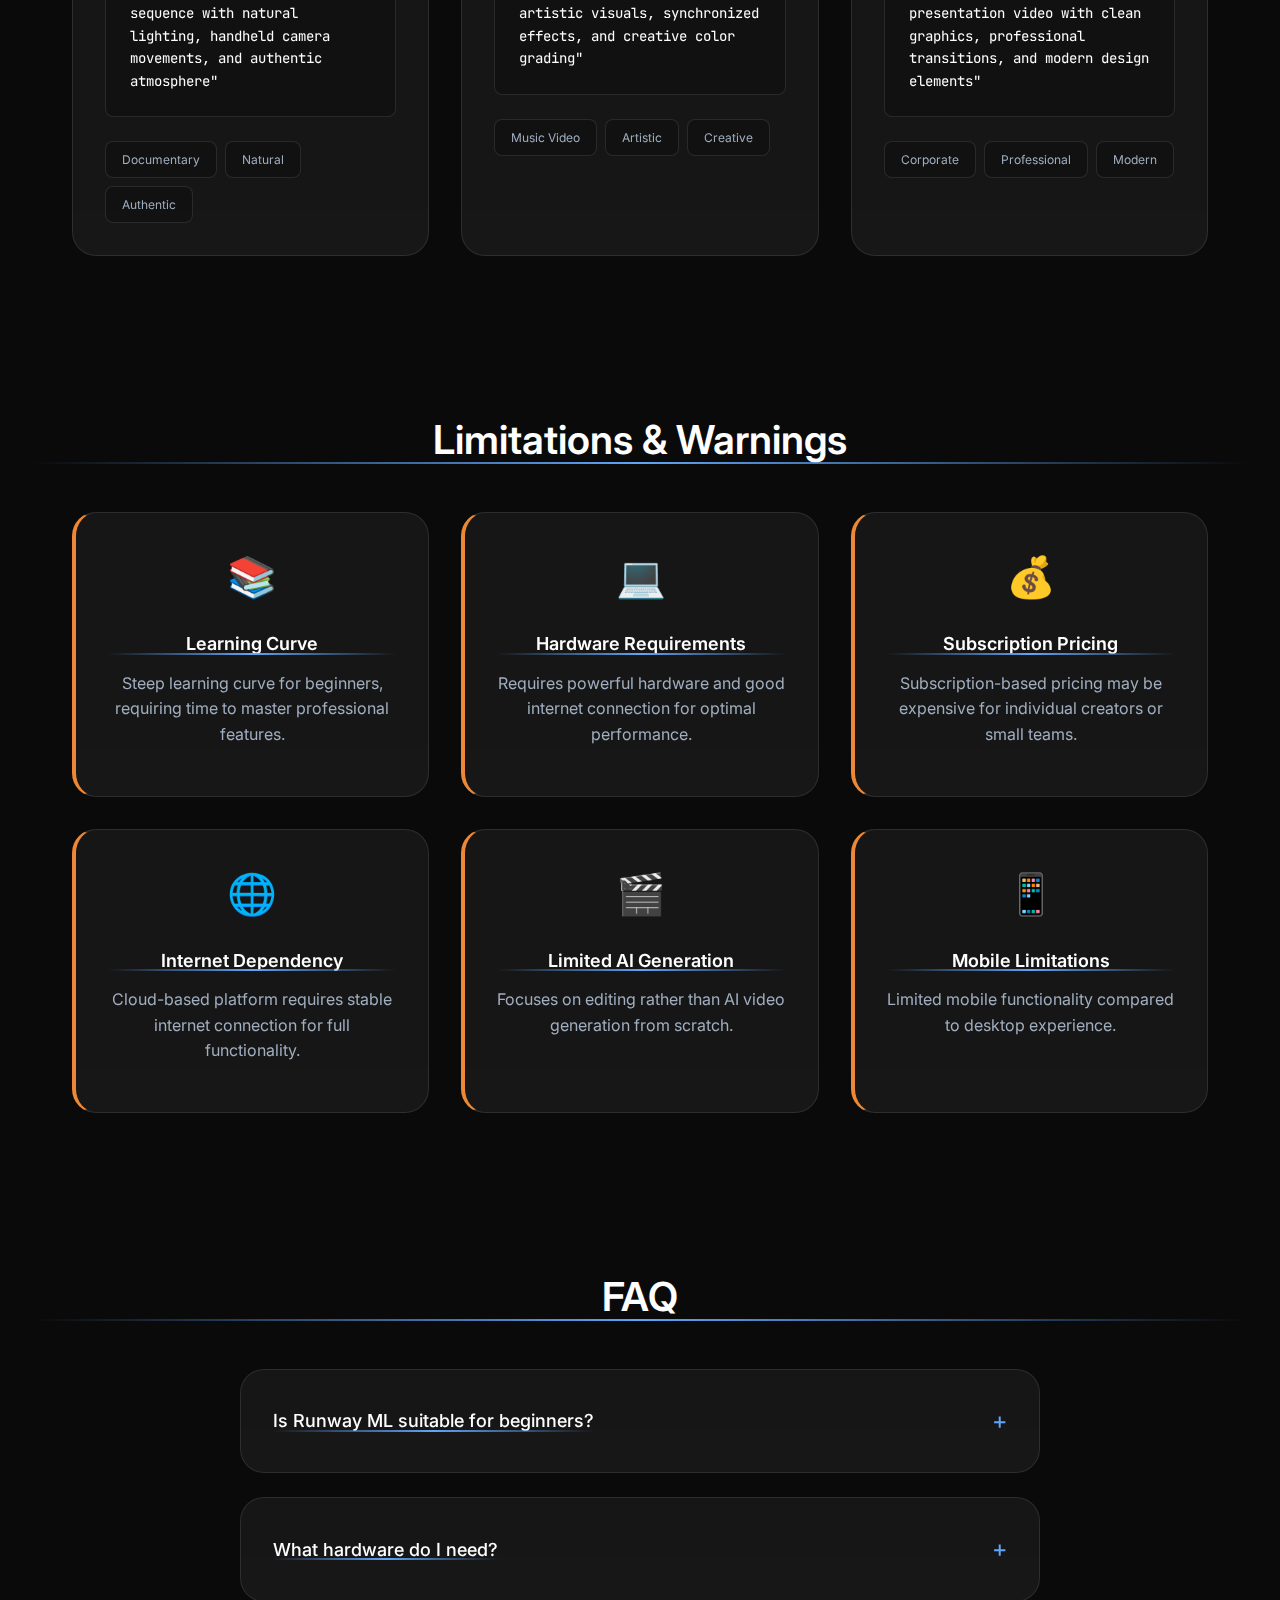
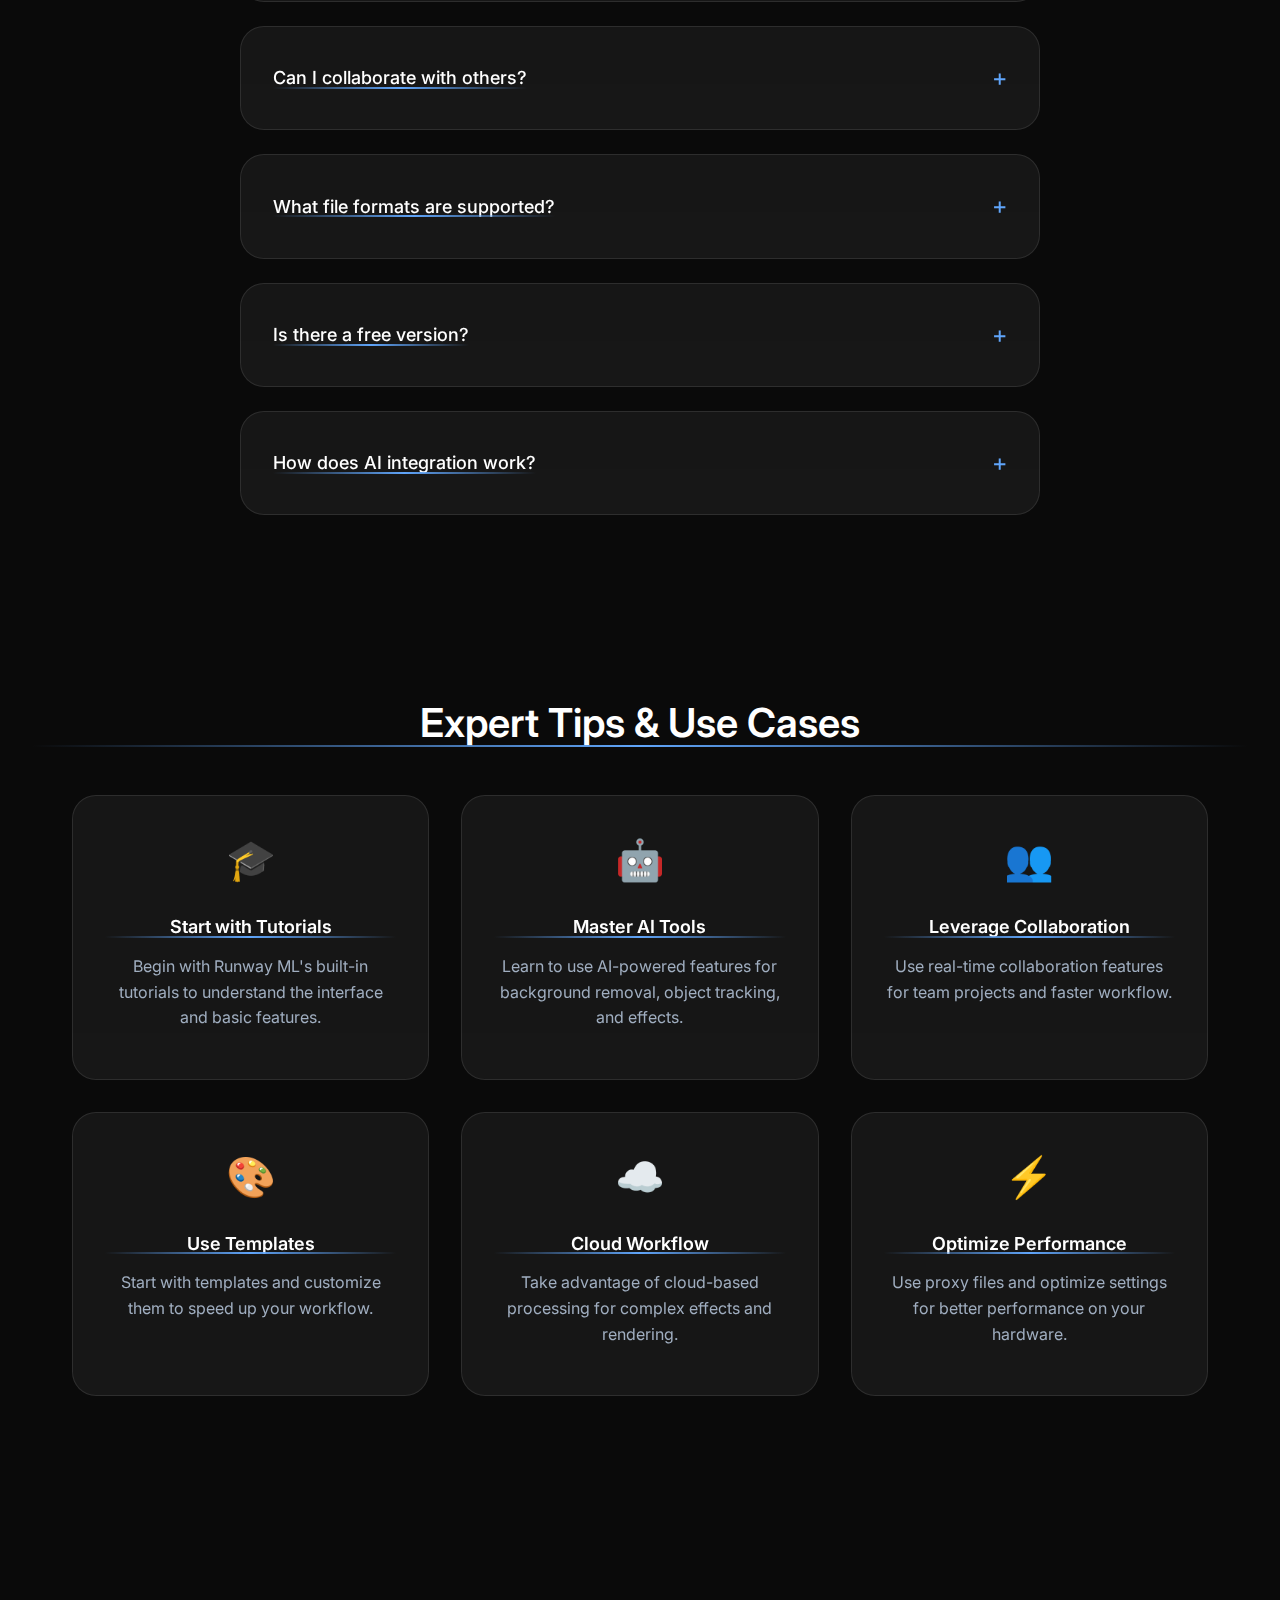
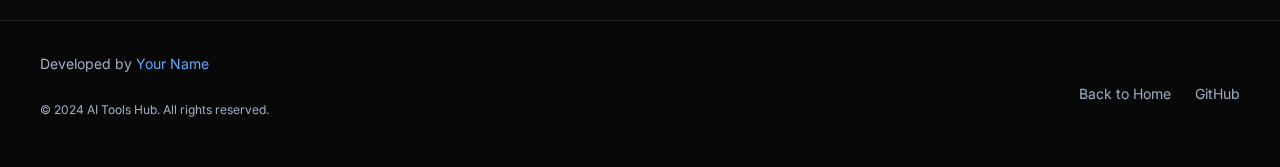
<file: runway.html>
<!DOCTYPE html>
<html lang="en">
<head>
    <meta charset="UTF-8">
    <meta name="viewport" content="width=device-width, initial-scale=1.0">
    <title>Runway ML - AI Tools Hub</title>
    <link rel="stylesheet" href="styles/main.css">
    <link rel="stylesheet" href="styles/animations.css">
    <link rel="stylesheet" href="styles/tool-page.css">
    <link rel="preconnect" href="https://fonts.googleapis.com">
    <link rel="preconnect" href="https://fonts.gstatic.com" crossorigin>
    <link href="https://fonts.googleapis.com/css2?family=Inter:wght@300;400;500;600;700&family=JetBrains+Mono:wght@400;500;600&display=swap" rel="stylesheet">
</head>
<body class="dark-theme">
    <!-- Header -->
    <header class="header">
        <div class="header-content">
            <div class="logo-container">
                <a href="index.html" class="logo glitch-text" data-text="AI Tools Hub">AI Tools Hub</a>
            </div>
            
            <div class="header-controls">
                <div class="language-selector">
                    <select id="languageSelect" class="language-select">
                        <option value="en">🇺🇸 English</option>
                        <option value="fr">🇫🇷 Français</option>
                        <option value="ar">🇸🇦 العربية</option>
                    </select>
                </div>
                
                <button class="theme-toggle" id="themeToggle">
                    <span class="theme-icon">🌙</span>
                </button>
            </div>
        </div>
    </header>

    <!-- Main Content -->
    <main class="main-content">
        <!-- Tool Title Section -->
        <section class="tool-hero">
            <div class="tool-hero-content">
                <div class="tool-icon-large">🎭</div>
                <h1 class="tool-title glitch-text" data-text="Runway ML">Runway ML</h1>
                <p class="tool-subtitle" data-i18n="runway.subtitle">
                    Professional Video Editing and AI-Powered Creative Suite for Filmmakers
                </p>
                <div class="tool-badges">
                    <span class="badge">Professional</span>
                    <span class="badge">AI Effects</span>
                    <span class="badge">Collaboration</span>
                    <span class="badge">Advanced Tools</span>
                </div>
            </div>
        </section>

        <!-- Overview Section -->
        <section class="content-section" id="overview">
            <div class="section-header">
                <h2 class="section-title ripple-text" data-i18n="tool.overview">Overview</h2>
            </div>
            <div class="section-content">
                <div class="overview-card">
                    <p class="overview-text" data-i18n="runway.overview">
                        Runway ML is a professional-grade AI-powered creative suite designed for filmmakers, artists, and content creators. It offers advanced video editing tools combined with cutting-edge AI capabilities for seamless creative workflows.
                    </p>
                    <div class="overview-highlights">
                        <div class="highlight-item">
                            <span class="highlight-icon">🎬</span>
                            <span class="highlight-text" data-i18n="runway.highlight.professional">Professional Editing</span>
                        </div>
                        <div class="highlight-item">
                            <span class="highlight-icon">🤖</span>
                            <span class="highlight-text" data-i18n="runway.highlight.ai">AI-Powered Effects</span>
                        </div>
                        <div class="highlight-item">
                            <span class="highlight-icon">👥</span>
                            <span class="highlight-text" data-i18n="runway.highlight.collaboration">Team Collaboration</span>
                        </div>
                    </div>
                </div>
            </div>
        </section>

        <!-- Step-by-Step Usage Guide -->
        <section class="content-section" id="usage">
            <div class="section-header">
                <h2 class="section-title ripple-text" data-i18n="tool.usage">Step-by-Step Usage Guide</h2>
            </div>
            <div class="section-content">
                <div class="steps-container">
                    <div class="step-card">
                        <div class="step-number">1</div>
                        <div class="step-content">
                            <h3 data-i18n="runway.step1.title">Create Account</h3>
                            <p data-i18n="runway.step1.description">Sign up for a Runway ML account and choose your subscription plan based on your needs.</p>
                        </div>
                    </div>
                    
                    <div class="step-card">
                        <div class="step-number">2</div>
                        <div class="step-content">
                            <h3 data-i18n="runway.step2.title">Start New Project</h3>
                            <p data-i18n="runway.step2.description">Create a new project and select your preferred settings and project type.</p>
                        </div>
                    </div>
                    
                    <div class="step-card">
                        <div class="step-number">3</div>
                        <div class="step-content">
                            <h3 data-i18n="runway.step3.title">Import Media</h3>
                            <p data-i18n="runway.step3.description">Upload your video footage, images, and other media assets to your project timeline.</p>
                        </div>
                    </div>
                    
                    <div class="step-card">
                        <div class="step-number">4</div>
                        <div class="step-content">
                            <h3 data-i18n="runway.step4.title">Apply AI Effects</h3>
                            <p data-i18n="runway.step4.description">Use AI-powered effects, filters, and tools to enhance your content.</p>
                        </div>
                    </div>
                    
                    <div class="step-card">
                        <div class="step-number">5</div>
                        <div class="step-content">
                            <h3 data-i18n="runway.step5.title">Collaborate</h3>
                            <p data-i18n="runway.step5.description">Invite team members to collaborate on your project in real-time.</p>
                        </div>
                    </div>
                    
                    <div class="step-card">
                        <div class="step-number">6</div>
                        <div class="step-content">
                            <h3 data-i18n="runway.step6.title">Export Project</h3>
                            <p data-i18n="runway.step6.description">Export your final project in your preferred format and quality settings.</p>
                        </div>
                    </div>
                </div>
            </div>
        </section>

        <!-- Core Features -->
        <section class="content-section" id="features">
            <div class="section-header">
                <h2 class="section-title ripple-text" data-i18n="tool.features">Core Features</h2>
            </div>
            <div class="section-content">
                <div class="features-grid">
                    <div class="feature-card">
                        <div class="feature-icon">✂️</div>
                        <h3 data-i18n="runway.feature.editing.title">Professional Editing</h3>
                        <p data-i18n="runway.feature.editing.description">Advanced video editing tools with timeline, effects, and professional-grade features.</p>
                    </div>
                    
                    <div class="feature-card">
                        <div class="feature-icon">🤖</div>
                        <h3 data-i18n="runway.feature.ai.title">AI-Powered Effects</h3>
                        <p data-i18n="runway.feature.ai.description">Cutting-edge AI effects for background removal, object tracking, and visual enhancements.</p>
                    </div>
                    
                    <div class="feature-card">
                        <div class="feature-icon">🎨</div>
                        <h3 data-i18n="runway.feature.motion.title">Motion Graphics</h3>
                        <p data-i18n="runway.feature.motion.description">Create stunning motion graphics and animated elements with built-in tools.</p>
                    </div>
                    
                    <div class="feature-card">
                        <div class="feature-icon">👥</div>
                        <h3 data-i18n="runway.feature.collaboration.title">Real-Time Collaboration</h3>
                        <p data-i18n="runway.feature.collaboration.description">Work with team members simultaneously on the same project.</p>
                    </div>
                    
                    <div class="feature-card">
                        <div class="feature-icon">🎵</div>
                        <h3 data-i18n="runway.feature.audio.title">Audio Tools</h3>
                        <p data-i18n="runway.feature.audio.description">Professional audio editing and mixing capabilities with AI enhancement.</p>
                    </div>
                    
                    <div class="feature-card">
                        <div class="feature-icon">☁️</div>
                        <h3 data-i18n="runway.feature.cloud.title">Cloud-Based</h3>
                        <p data-i18n="runway.feature.cloud.description">Cloud-based platform for easy access and collaboration from anywhere.</p>
                    </div>
                </div>
            </div>
        </section>

        <!-- Comparison Table -->
        <section class="content-section" id="comparison">
            <div class="section-header">
                <h2 class="section-title ripple-text" data-i18n="tool.comparison">Comparison Table</h2>
            </div>
            <div class="section-content">
                <div class="comparison-table-container">
                    <table class="comparison-table">
                        <thead>
                            <tr>
                                <th data-i18n="comparison.feature">Feature</th>
                                <th>Runway ML</th>
                                <th>Veo 3</th>
                                <th>Sora</th>
                                <th>Kling AI</th>
                            </tr>
                        </thead>
                        <tbody>
                            <tr>
                                <td data-i18n="comparison.resolution">Max Resolution</td>
                                <td class="highlight">4K</td>
                                <td>4K</td>
                                <td>1080p</td>
                                <td>1080p</td>
                            </tr>
                            <tr>
                                <td data-i18n="comparison.audio">Audio Generation</td>
                                <td class="highlight">✅ Basic</td>
                                <td>✅ Native</td>
                                <td>❌</td>
                                <td>❌</td>
                            </tr>
                            <tr>
                                <td data-i18n="comparison.duration">Max Duration</td>
                                <td class="highlight">Unlimited</td>
                                <td>8 seconds</td>
                                <td>60 seconds</td>
                                <td>30 seconds</td>
                            </tr>
                            <tr>
                                <td data-i18n="comparison.camera">Camera Controls</td>
                                <td class="highlight">Professional</td>
                                <td>Advanced</td>
                                <td>Basic</td>
                                <td>Limited</td>
                            </tr>
                            <tr>
                                <td data-i18n="comparison.physics">Physics</td>
                                <td>Basic</td>
                                <td class="highlight">Realistic</td>
                                <td class="highlight">Realistic</td>
                                <td>Stylized</td>
                            </tr>
                            <tr>
                                <td data-i18n="comparison.pricing">Pricing</td>
                                <td>Subscription</td>
                                <td>Pay-per-use</td>
                                <td>Subscription</td>
                                <td>Freemium</td>
                            </tr>
                        </tbody>
                    </table>
                </div>
            </div>
        </section>

        <!-- Ready-to-Use Prompts -->
        <section class="content-section" id="prompts">
            <div class="section-header">
                <h2 class="section-title ripple-text" data-i18n="tool.prompts">Ready-to-Use Prompts</h2>
            </div>
            <div class="section-content">
                <div class="prompts-grid">
                    <div class="prompt-card">
                        <div class="prompt-header">
                            <span class="prompt-category">Commercial</span>
                        </div>
                        <div class="prompt-text">
                            "Create a professional product commercial with smooth camera movements, dynamic lighting, and cinematic transitions"
                        </div>
                        <div class="prompt-tags">
                            <span class="tag">Commercial</span>
                            <span class="tag">Professional</span>
                            <span class="tag">Cinematic</span>
                        </div>
                    </div>
                    
                    <div class="prompt-card">
                        <div class="prompt-header">
                            <span class="prompt-category">Sci-fi</span>
                        </div>
                        <div class="prompt-text">
                            "Generate a sci-fi movie scene with advanced visual effects, atmospheric lighting, and futuristic elements"
                        </div>
                        <div class="prompt-tags">
                            <span class="tag">Sci-fi</span>
                            <span class="tag">VFX</span>
                            <span class="tag">Futuristic</span>
                        </div>
                    </div>
                    
                    <div class="prompt-card">
                        <div class="prompt-header">
                            <span class="prompt-category">Animation</span>
                        </div>
                        <div class="prompt-text">
                            "Design an animated logo reveal with particle effects, smooth transitions, and dynamic motion graphics"
                        </div>
                        <div class="prompt-tags">
                            <span class="tag">Animation</span>
                            <span class="tag">Logo</span>
                            <span class="tag">Motion Graphics</span>
                        </div>
                    </div>
                    
                    <div class="prompt-card">
                        <div class="prompt-header">
                            <span class="prompt-category">Documentary</span>
                        </div>
                        <div class="prompt-text">
                            "Create a documentary-style sequence with natural lighting, handheld camera movements, and authentic atmosphere"
                        </div>
                        <div class="prompt-tags">
                            <span class="tag">Documentary</span>
                            <span class="tag">Natural</span>
                            <span class="tag">Authentic</span>
                        </div>
                    </div>
                    
                    <div class="prompt-card">
                        <div class="prompt-header">
                            <span class="prompt-category">Music Video</span>
                        </div>
                        <div class="prompt-text">
                            "Generate a music video with artistic visuals, synchronized effects, and creative color grading"
                        </div>
                        <div class="prompt-tags">
                            <span class="tag">Music Video</span>
                            <span class="tag">Artistic</span>
                            <span class="tag">Creative</span>
                        </div>
                    </div>
                    
                    <div class="prompt-card">
                        <div class="prompt-header">
                            <span class="prompt-category">Corporate</span>
                        </div>
                        <div class="prompt-text">
                            "Create a corporate presentation video with clean graphics, professional transitions, and modern design elements"
                        </div>
                        <div class="prompt-tags">
                            <span class="tag">Corporate</span>
                            <span class="tag">Professional</span>
                            <span class="tag">Modern</span>
                        </div>
                    </div>
                </div>
            </div>
        </section>

        <!-- Limitations & Warnings -->
        <section class="content-section" id="limitations">
            <div class="section-header">
                <h2 class="section-title ripple-text" data-i18n="tool.limitations">Limitations & Warnings</h2>
            </div>
            <div class="section-content">
                <div class="limitations-grid">
                    <div class="limitation-card warning">
                        <div class="limitation-icon">📚</div>
                        <h3 data-i18n="runway.limitation.learning.title">Learning Curve</h3>
                        <p data-i18n="runway.limitation.learning.description">Steep learning curve for beginners, requiring time to master professional features.</p>
                    </div>
                    
                    <div class="limitation-card warning">
                        <div class="limitation-icon">💻</div>
                        <h3 data-i18n="runway.limitation.hardware.title">Hardware Requirements</h3>
                        <p data-i18n="runway.limitation.hardware.description">Requires powerful hardware and good internet connection for optimal performance.</p>
                    </div>
                    
                    <div class="limitation-card warning">
                        <div class="limitation-icon">💰</div>
                        <h3 data-i18n="runway.limitation.pricing.title">Subscription Pricing</h3>
                        <p data-i18n="runway.limitation.pricing.description">Subscription-based pricing may be expensive for individual creators or small teams.</p>
                    </div>
                    
                    <div class="limitation-card warning">
                        <div class="limitation-icon">🌐</div>
                        <h3 data-i18n="runway.limitation.internet.title">Internet Dependency</h3>
                        <p data-i18n="runway.limitation.internet.description">Cloud-based platform requires stable internet connection for full functionality.</p>
                    </div>
                    
                    <div class="limitation-card warning">
                        <div class="limitation-icon">🎬</div>
                        <h3 data-i18n="runway.limitation.generation.title">Limited AI Generation</h3>
                        <p data-i18n="runway.limitation.generation.description">Focuses on editing rather than AI video generation from scratch.</p>
                    </div>
                    
                    <div class="limitation-card warning">
                        <div class="limitation-icon">📱</div>
                        <h3 data-i18n="runway.limitation.mobile.title">Mobile Limitations</h3>
                        <p data-i18n="runway.limitation.mobile.description">Limited mobile functionality compared to desktop experience.</p>
                    </div>
                </div>
            </div>
        </section>

        <!-- FAQ Section -->
        <section class="content-section" id="faq">
            <div class="section-header">
                <h2 class="section-title ripple-text" data-i18n="tool.faq">FAQ</h2>
            </div>
            <div class="section-content">
                <div class="faq-container">
                    <div class="faq-item">
                        <div class="faq-question">
                            <h3 data-i18n="runway.faq.q1">Is Runway ML suitable for beginners?</h3>
                            <span class="faq-toggle">+</span>
                        </div>
                        <div class="faq-answer">
                            <p data-i18n="runway.faq.a1">Runway ML has a learning curve but offers tutorials and templates for beginners to get started.</p>
                        </div>
                    </div>
                    
                    <div class="faq-item">
                        <div class="faq-question">
                            <h3 data-i18n="runway.faq.q2">What hardware do I need?</h3>
                            <span class="faq-toggle">+</span>
                        </div>
                        <div class="faq-answer">
                            <p data-i18n="runway.faq.a2">Runway ML works best with a modern computer and good internet connection for cloud-based processing.</p>
                        </div>
                    </div>
                    
                    <div class="faq-item">
                        <div class="faq-question">
                            <h3 data-i18n="runway.faq.q3">Can I collaborate with others?</h3>
                            <span class="faq-toggle">+</span>
                        </div>
                        <div class="faq-answer">
                            <p data-i18n="runway.faq.a3">Yes, Runway ML offers collaborative features for team projects with real-time editing capabilities.</p>
                        </div>
                    </div>
                    
                    <div class="faq-item">
                        <div class="faq-question">
                            <h3 data-i18n="runway.faq.q4">What file formats are supported?</h3>
                            <span class="faq-toggle">+</span>
                        </div>
                        <div class="faq-answer">
                            <p data-i18n="runway.faq.a4">Runway ML supports most common video, audio, and image formats including MP4, MOV, AVI, and more.</p>
                        </div>
                    </div>
                    
                    <div class="faq-item">
                        <div class="faq-question">
                            <h3 data-i18n="runway.faq.q5">Is there a free version?</h3>
                            <span class="faq-toggle">+</span>
                        </div>
                        <div class="faq-answer">
                            <p data-i18n="runway.faq.a5">Runway ML offers a free trial, but full features require a subscription plan.</p>
                        </div>
                    </div>
                    
                    <div class="faq-item">
                        <div class="faq-question">
                            <h3 data-i18n="runway.faq.q6">How does AI integration work?</h3>
                            <span class="faq-toggle">+</span>
                        </div>
                        <div class="faq-answer">
                            <p data-i18n="runway.faq.a6">AI features are integrated throughout the platform for effects, background removal, object tracking, and more.</p>
                        </div>
                    </div>
                </div>
            </div>
        </section>

        <!-- Expert Tips -->
        <section class="content-section" id="tips">
            <div class="section-header">
                <h2 class="section-title ripple-text" data-i18n="tool.tips">Expert Tips & Use Cases</h2>
            </div>
            <div class="section-content">
                <div class="tips-grid">
                    <div class="tip-card">
                        <div class="tip-icon">🎓</div>
                        <h3 data-i18n="runway.tip.learning.title">Start with Tutorials</h3>
                        <p data-i18n="runway.tip.learning.description">Begin with Runway ML's built-in tutorials to understand the interface and basic features.</p>
                    </div>
                    
                    <div class="tip-card">
                        <div class="tip-icon">🤖</div>
                        <h3 data-i18n="runway.tip.ai.title">Master AI Tools</h3>
                        <p data-i18n="runway.tip.ai.description">Learn to use AI-powered features for background removal, object tracking, and effects.</p>
                    </div>
                    
                    <div class="tip-card">
                        <div class="tip-icon">👥</div>
                        <h3 data-i18n="runway.tip.collaboration.title">Leverage Collaboration</h3>
                        <p data-i18n="runway.tip.collaboration.description">Use real-time collaboration features for team projects and faster workflow.</p>
                    </div>
                    
                    <div class="tip-card">
                        <div class="tip-icon">🎨</div>
                        <h3 data-i18n="runway.tip.templates.title">Use Templates</h3>
                        <p data-i18n="runway.tip.templates.description">Start with templates and customize them to speed up your workflow.</p>
                    </div>
                    
                    <div class="tip-card">
                        <div class="tip-icon">☁️</div>
                        <h3 data-i18n="runway.tip.cloud.title">Cloud Workflow</h3>
                        <p data-i18n="runway.tip.cloud.description">Take advantage of cloud-based processing for complex effects and rendering.</p>
                    </div>
                    
                    <div class="tip-card">
                        <div class="tip-icon">⚡</div>
                        <h3 data-i18n="runway.tip.performance.title">Optimize Performance</h3>
                        <p data-i18n="runway.tip.performance.description">Use proxy files and optimize settings for better performance on your hardware.</p>
                    </div>
                </div>
            </div>
        </section>
    </main>

    <!-- Footer -->
    <footer class="footer">
        <div class="footer-content">
            <div class="footer-info">
                <p class="developer-info">
                    <span data-i18n="footer.developed">Developed by</span>
                    <a href="mailto:developer@example.com" class="developer-link">Your Name</a>
                </p>
                <p class="copyright" data-i18n="footer.copyright">
                    © 2024 AI Tools Hub. All rights reserved.
                </p>
            </div>
            <div class="footer-links">
                <a href="index.html" class="footer-link" data-i18n="common.back">Back to Home</a>
                <a href="https://github.com/yourusername/ai-tools-hub" class="footer-link" target="_blank">
                    <span data-i18n="footer.github">GitHub</span>
                </a>
            </div>
        </div>
    </footer>

    <!-- Smart Assistant -->
    <div class="assistant-container" id="assistantContainer">
        <div class="assistant-bubble" id="assistantBubble">
            <div class="assistant-icon">🤖</div>
        </div>
        <div class="assistant-panel" id="assistantPanel">
            <div class="assistant-header">
                <h3 data-i18n="assistant.title">AI Assistant</h3>
                <button class="assistant-close" id="assistantClose">×</button>
            </div>
            <div class="assistant-messages" id="assistantMessages">
                <div class="message assistant-message">
                    <p data-i18n="assistant.welcome">Hello! I'm here to help you learn about Runway ML. Ask me anything!</p>
                </div>
            </div>
            <div class="assistant-input">
                <input type="text" id="assistantInput" placeholder="Ask about Runway ML..." data-i18n-placeholder="assistant.placeholder">
                <button id="assistantSend">→</button>
            </div>
        </div>
    </div>

    <!-- Scripts -->
    <script src="js/translations.js"></script>
    <script src="js/assistant.js"></script>
    <script src="js/main.js"></script>
    <script src="js/tool-page.js"></script>
    <script>
        // Initialize Runway ML-specific assistant
        document.addEventListener('DOMContentLoaded', function() {
            updateAssistantForTool('Runway ML');
        });
    </script>
</body>
</html>
</file>
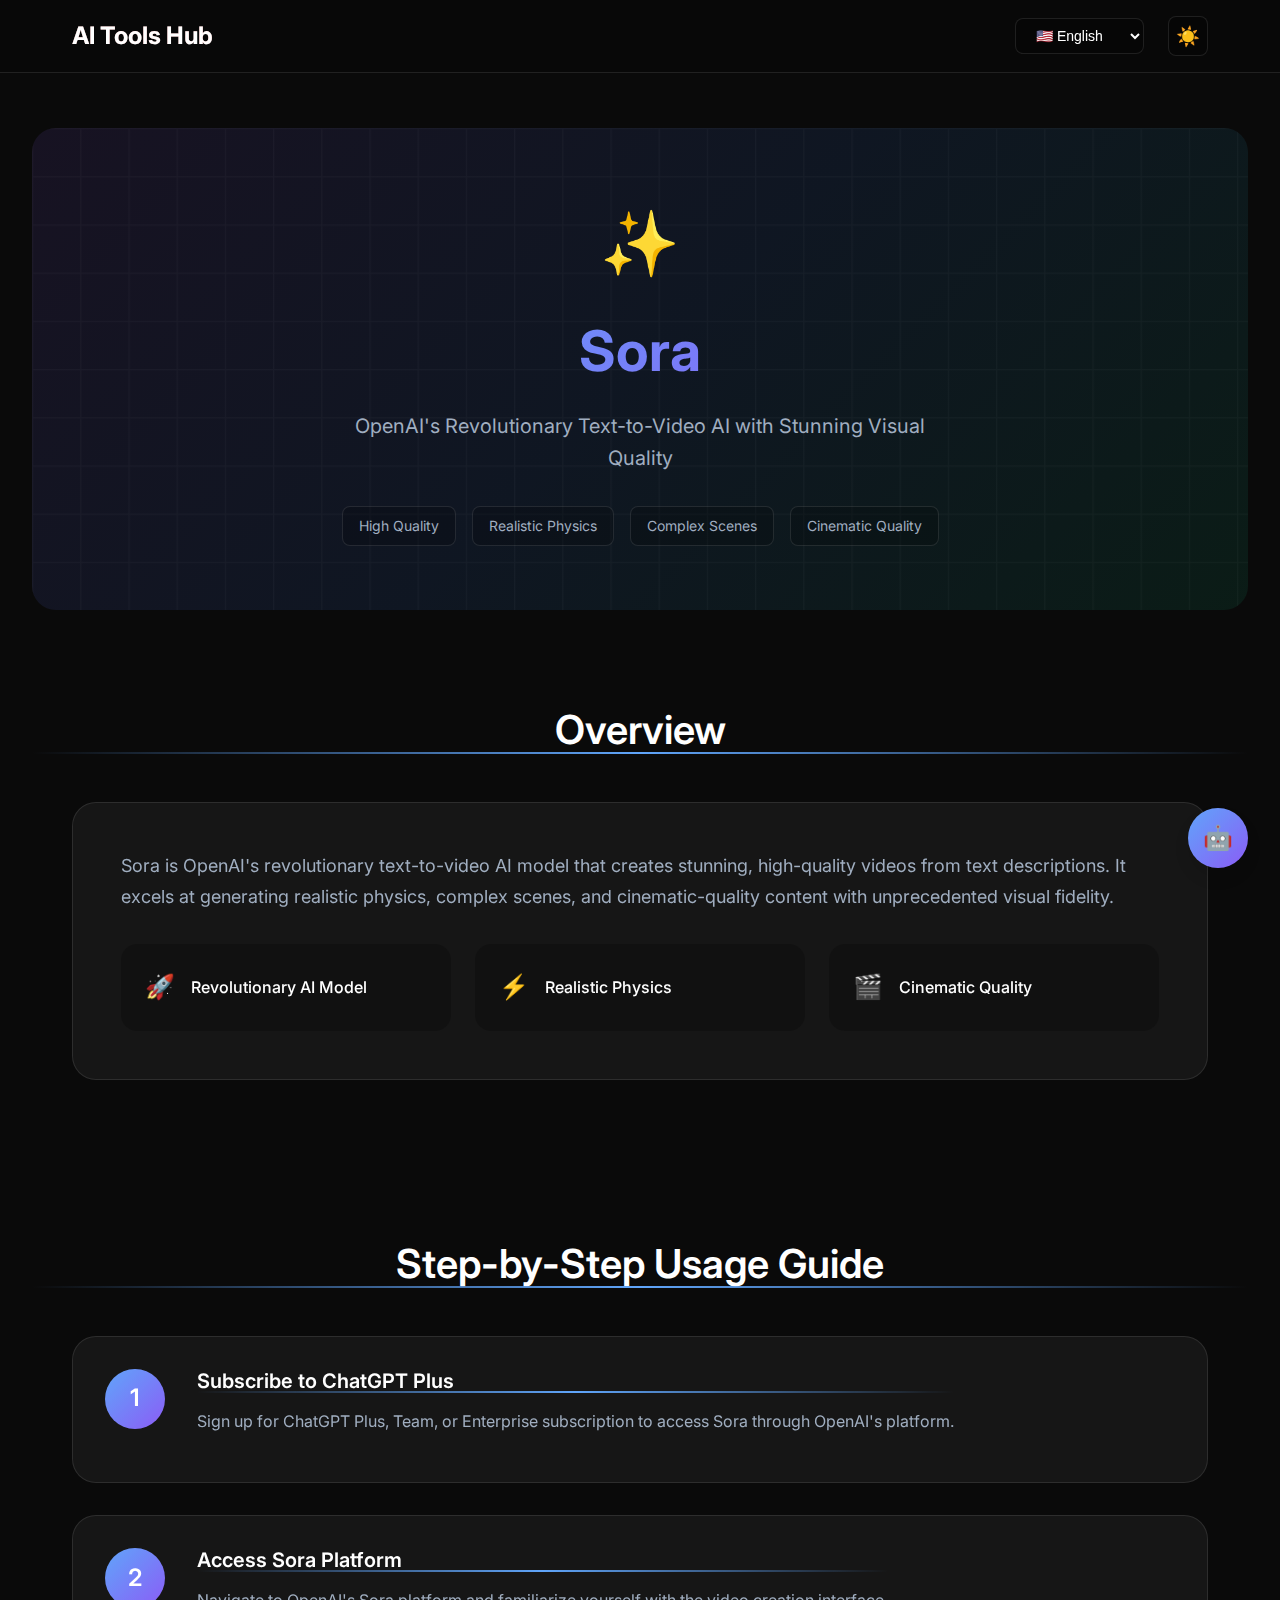
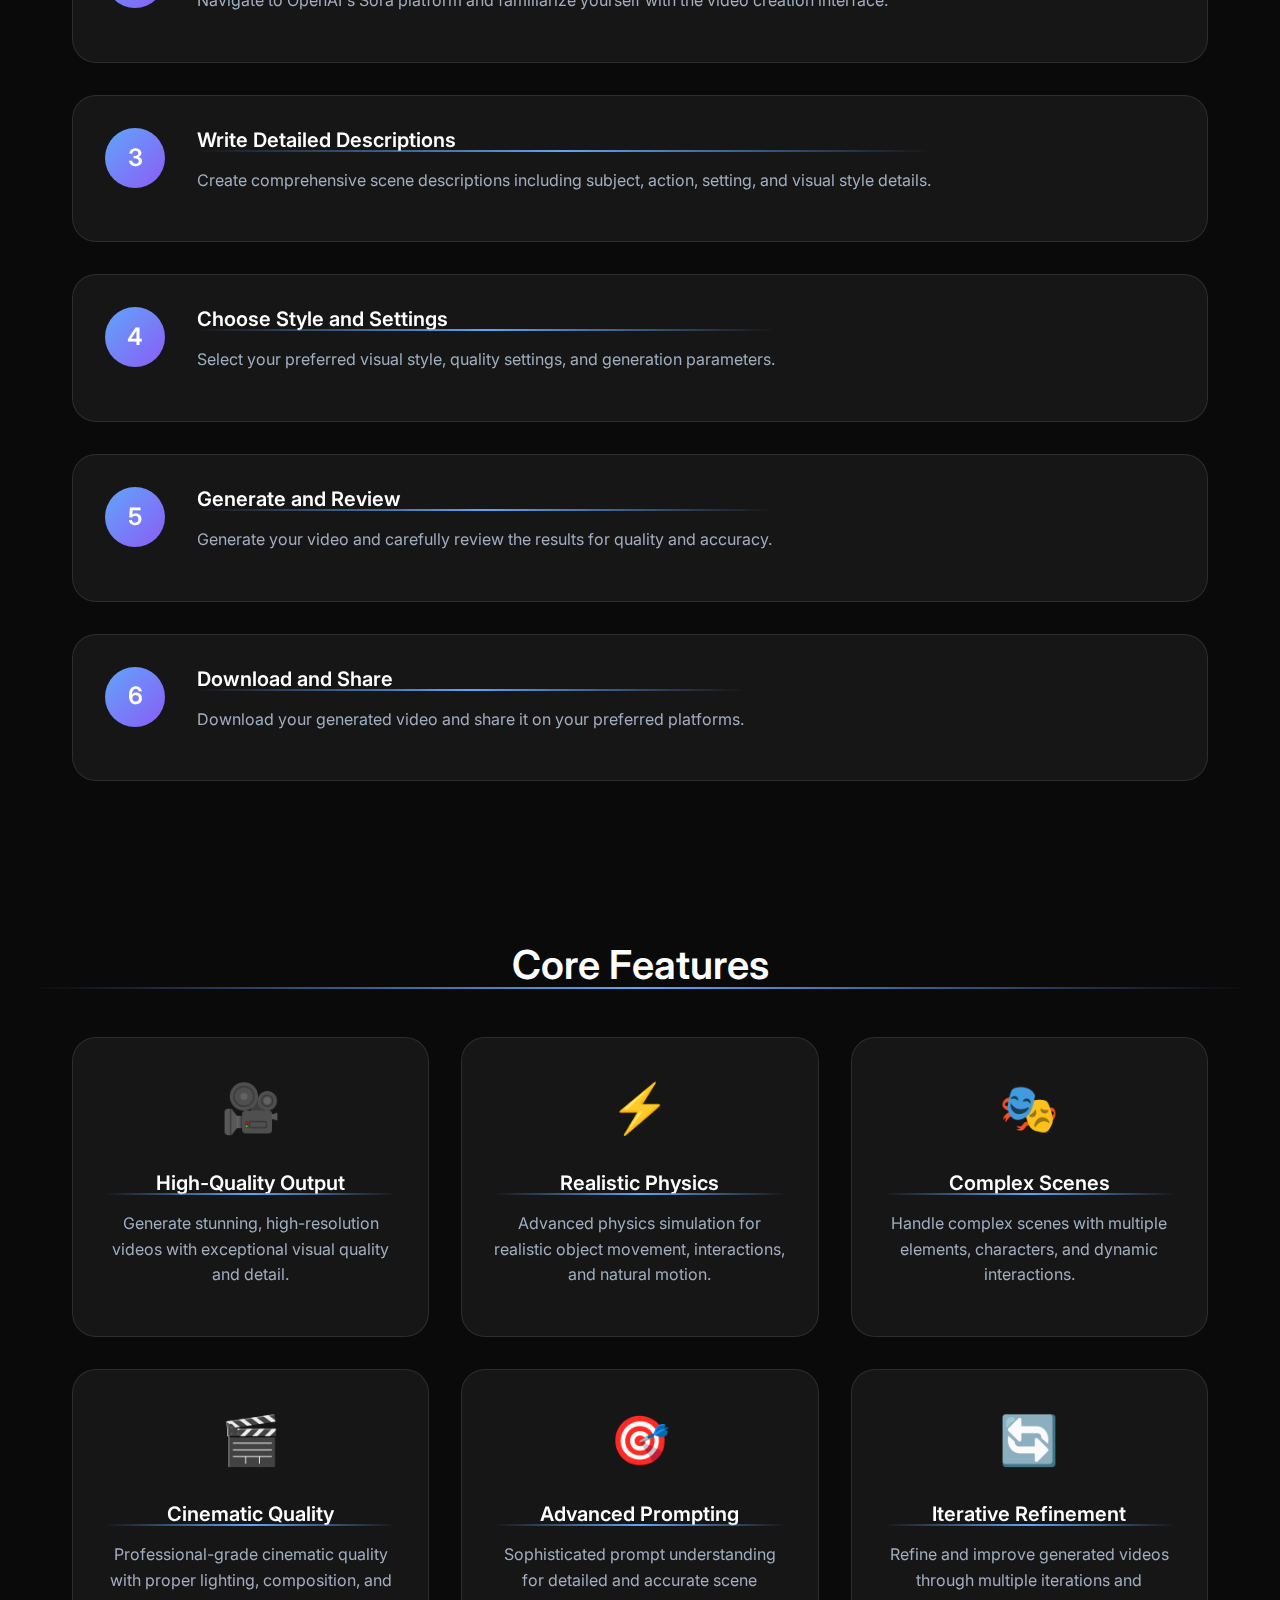
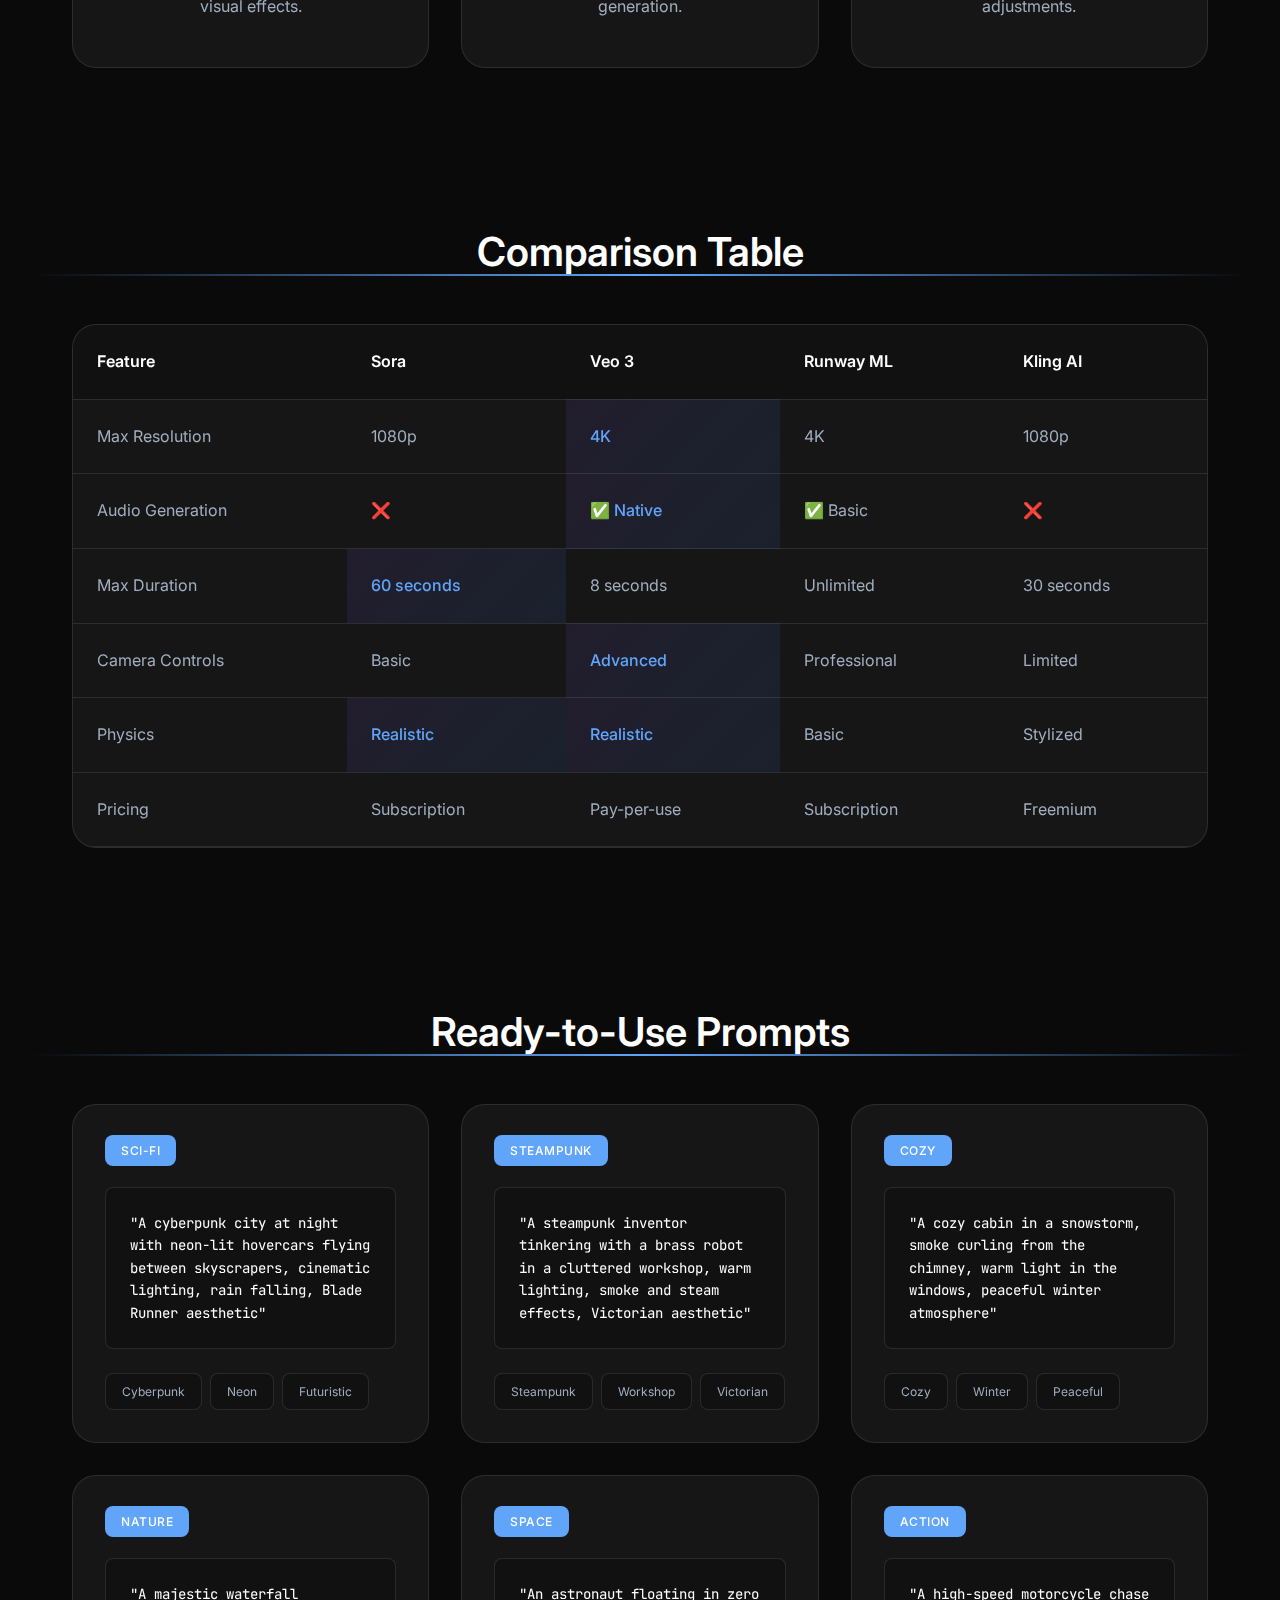
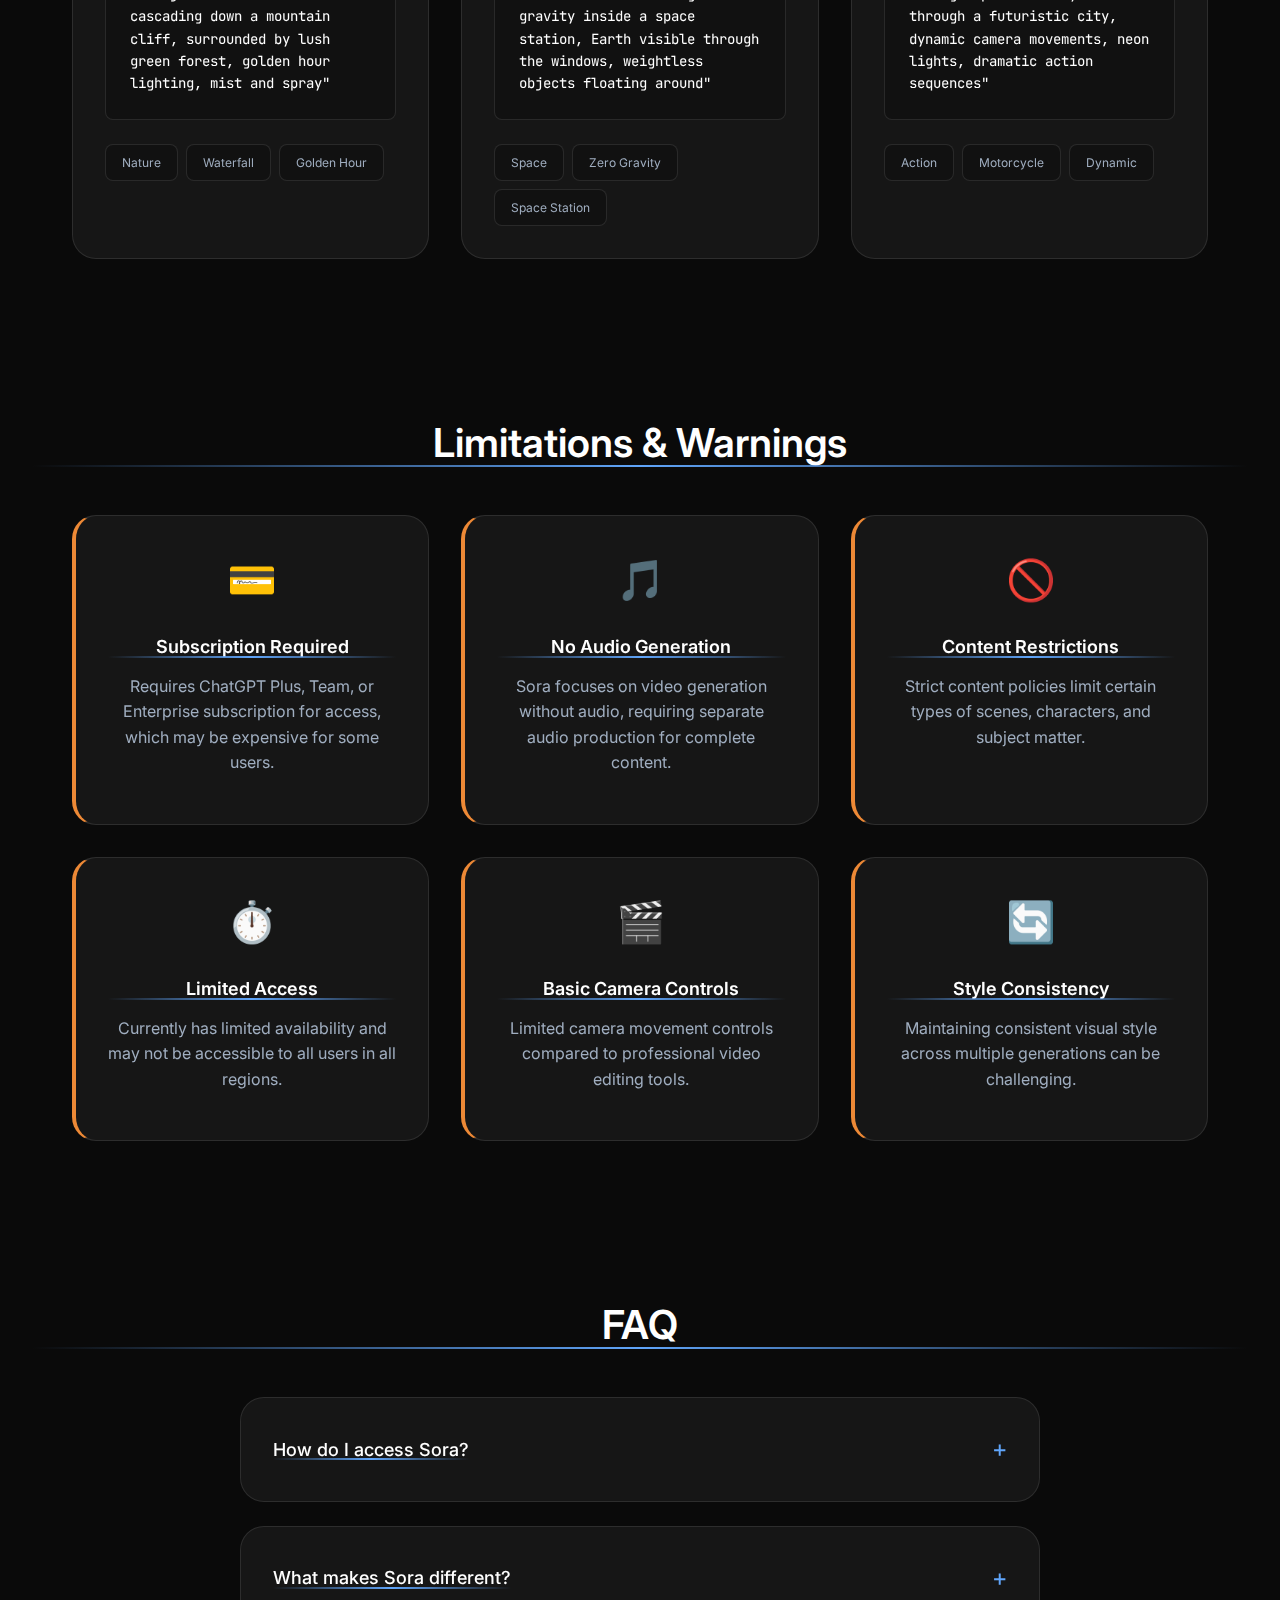
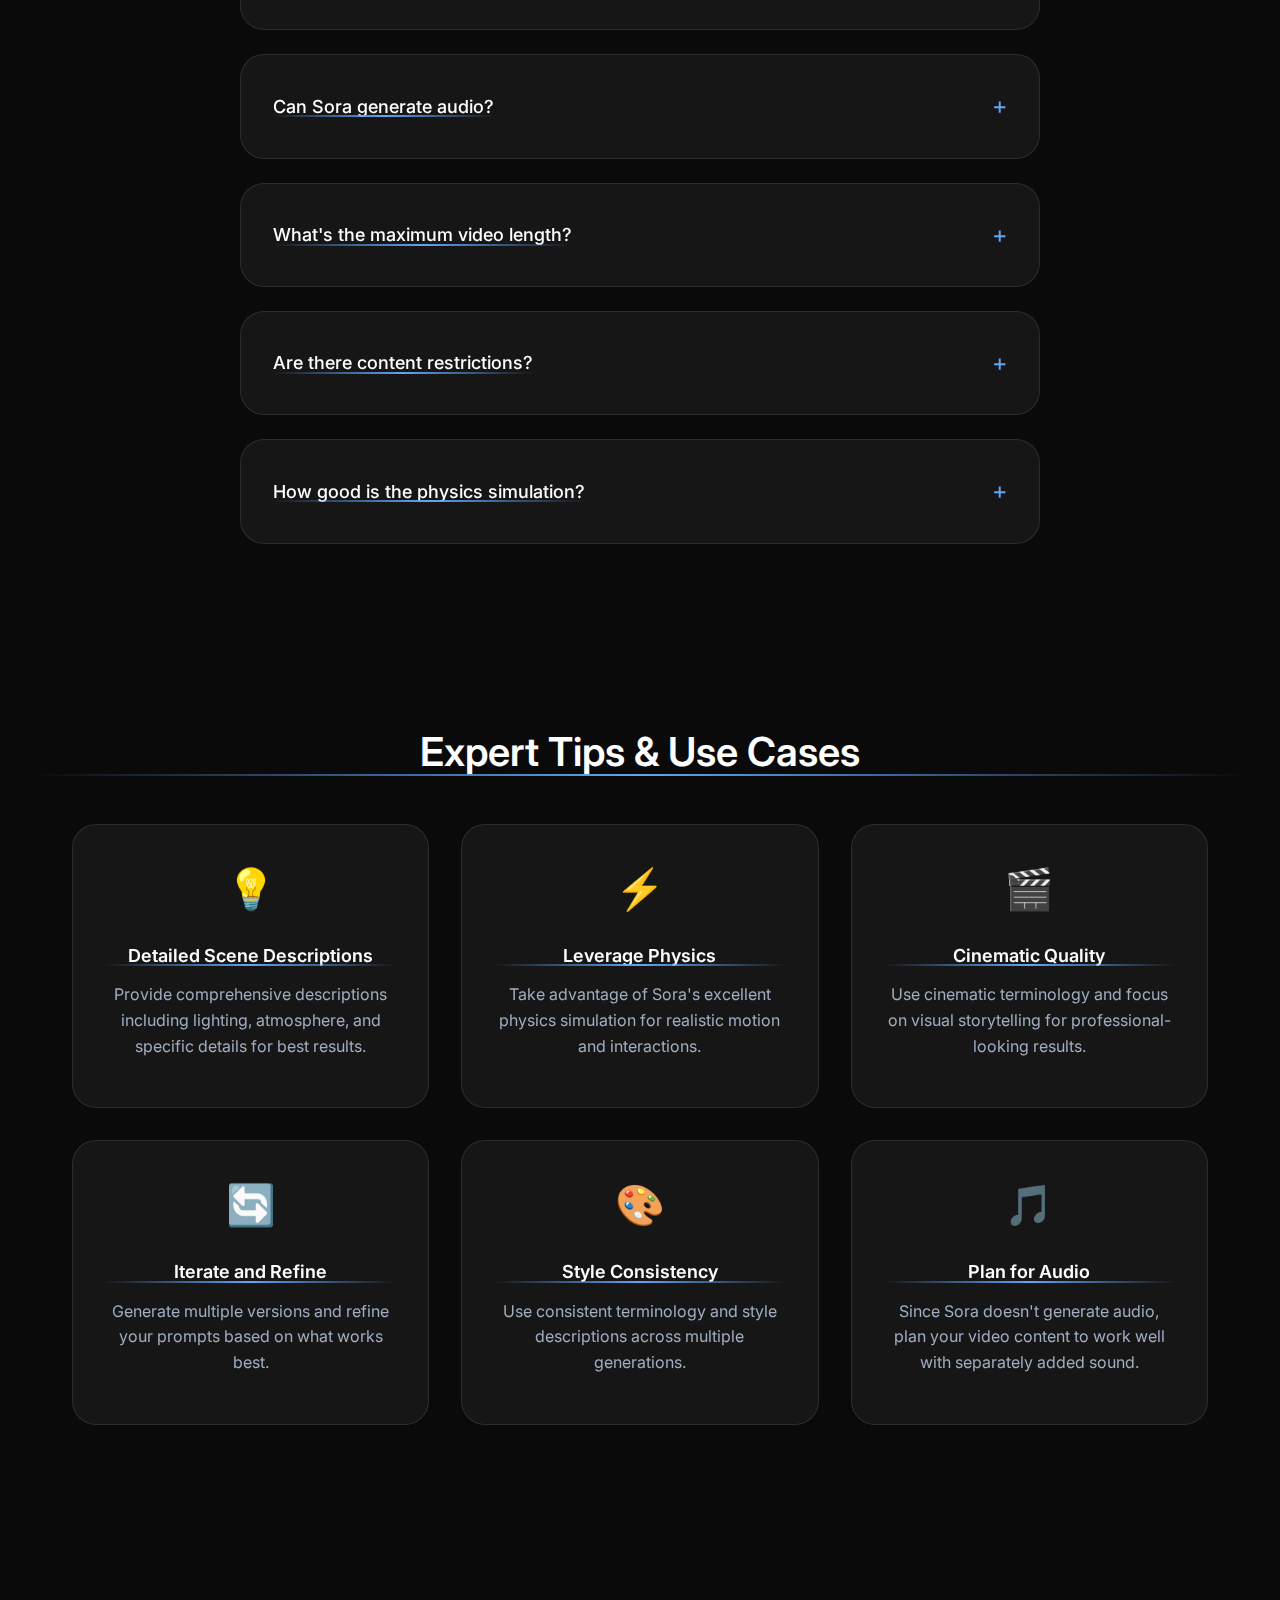
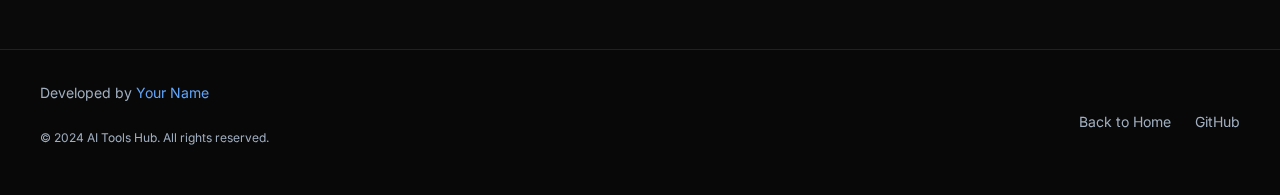
<file: sora.html>
<!DOCTYPE html>
<html lang="en">
<head>
    <meta charset="UTF-8">
    <meta name="viewport" content="width=device-width, initial-scale=1.0">
    <title>Sora - AI Tools Hub</title>
    <link rel="stylesheet" href="styles/main.css">
    <link rel="stylesheet" href="styles/animations.css">
    <link rel="stylesheet" href="styles/tool-page.css">
    <link rel="preconnect" href="https://fonts.googleapis.com">
    <link rel="preconnect" href="https://fonts.gstatic.com" crossorigin>
    <link href="https://fonts.googleapis.com/css2?family=Inter:wght@300;400;500;600;700&family=JetBrains+Mono:wght@400;500;600&display=swap" rel="stylesheet">
</head>
<body class="dark-theme">
    <!-- Header -->
    <header class="header">
        <div class="header-content">
            <div class="logo-container">
                <a href="index.html" class="logo glitch-text" data-text="AI Tools Hub">AI Tools Hub</a>
            </div>
            
            <div class="header-controls">
                <div class="language-selector">
                    <select id="languageSelect" class="language-select">
                        <option value="en">🇺🇸 English</option>
                        <option value="fr">🇫🇷 Français</option>
                        <option value="ar">🇸🇦 العربية</option>
                    </select>
                </div>
                
                <button class="theme-toggle" id="themeToggle">
                    <span class="theme-icon">🌙</span>
                </button>
            </div>
        </div>
    </header>

    <!-- Main Content -->
    <main class="main-content">
        <!-- Tool Title Section -->
        <section class="tool-hero">
            <div class="tool-hero-content">
                <div class="tool-icon-large">✨</div>
                <h1 class="tool-title glitch-text" data-text="Sora">Sora</h1>
                <p class="tool-subtitle" data-i18n="sora.subtitle">
                    OpenAI's Revolutionary Text-to-Video AI with Stunning Visual Quality
                </p>
                <div class="tool-badges">
                    <span class="badge">High Quality</span>
                    <span class="badge">Realistic Physics</span>
                    <span class="badge">Complex Scenes</span>
                    <span class="badge">Cinematic Quality</span>
                </div>
            </div>
        </section>

        <!-- Overview Section -->
        <section class="content-section" id="overview">
            <div class="section-header">
                <h2 class="section-title ripple-text" data-i18n="tool.overview">Overview</h2>
            </div>
            <div class="section-content">
                <div class="overview-card">
                    <p class="overview-text" data-i18n="sora.overview">
                        Sora is OpenAI's revolutionary text-to-video AI model that creates stunning, high-quality videos from text descriptions. It excels at generating realistic physics, complex scenes, and cinematic-quality content with unprecedented visual fidelity.
                    </p>
                    <div class="overview-highlights">
                        <div class="highlight-item">
                            <span class="highlight-icon">🚀</span>
                            <span class="highlight-text" data-i18n="sora.highlight.revolutionary">Revolutionary AI Model</span>
                        </div>
                        <div class="highlight-item">
                            <span class="highlight-icon">⚡</span>
                            <span class="highlight-text" data-i18n="sora.highlight.physics">Realistic Physics</span>
                        </div>
                        <div class="highlight-item">
                            <span class="highlight-icon">🎬</span>
                            <span class="highlight-text" data-i18n="sora.highlight.cinematic">Cinematic Quality</span>
                        </div>
                    </div>
                </div>
            </div>
        </section>

        <!-- Step-by-Step Usage Guide -->
        <section class="content-section" id="usage">
            <div class="section-header">
                <h2 class="section-title ripple-text" data-i18n="tool.usage">Step-by-Step Usage Guide</h2>
            </div>
            <div class="section-content">
                <div class="steps-container">
                    <div class="step-card">
                        <div class="step-number">1</div>
                        <div class="step-content">
                            <h3 data-i18n="sora.step1.title">Subscribe to ChatGPT Plus</h3>
                            <p data-i18n="sora.step1.description">Sign up for ChatGPT Plus, Team, or Enterprise subscription to access Sora through OpenAI's platform.</p>
                        </div>
                    </div>
                    
                    <div class="step-card">
                        <div class="step-number">2</div>
                        <div class="step-content">
                            <h3 data-i18n="sora.step2.title">Access Sora Platform</h3>
                            <p data-i18n="sora.step2.description">Navigate to OpenAI's Sora platform and familiarize yourself with the video creation interface.</p>
                        </div>
                    </div>
                    
                    <div class="step-card">
                        <div class="step-number">3</div>
                        <div class="step-content">
                            <h3 data-i18n="sora.step3.title">Write Detailed Descriptions</h3>
                            <p data-i18n="sora.step3.description">Create comprehensive scene descriptions including subject, action, setting, and visual style details.</p>
                        </div>
                    </div>
                    
                    <div class="step-card">
                        <div class="step-number">4</div>
                        <div class="step-content">
                            <h3 data-i18n="sora.step4.title">Choose Style and Settings</h3>
                            <p data-i18n="sora.step4.description">Select your preferred visual style, quality settings, and generation parameters.</p>
                        </div>
                    </div>
                    
                    <div class="step-card">
                        <div class="step-number">5</div>
                        <div class="step-content">
                            <h3 data-i18n="sora.step5.title">Generate and Review</h3>
                            <p data-i18n="sora.step5.description">Generate your video and carefully review the results for quality and accuracy.</p>
                        </div>
                    </div>
                    
                    <div class="step-card">
                        <div class="step-number">6</div>
                        <div class="step-content">
                            <h3 data-i18n="sora.step6.title">Download and Share</h3>
                            <p data-i18n="sora.step6.description">Download your generated video and share it on your preferred platforms.</p>
                        </div>
                    </div>
                </div>
            </div>
        </section>

        <!-- Core Features -->
        <section class="content-section" id="features">
            <div class="section-header">
                <h2 class="section-title ripple-text" data-i18n="tool.features">Core Features</h2>
            </div>
            <div class="section-content">
                <div class="features-grid">
                    <div class="feature-card">
                        <div class="feature-icon">🎥</div>
                        <h3 data-i18n="sora.feature.quality.title">High-Quality Output</h3>
                        <p data-i18n="sora.feature.quality.description">Generate stunning, high-resolution videos with exceptional visual quality and detail.</p>
                    </div>
                    
                    <div class="feature-card">
                        <div class="feature-icon">⚡</div>
                        <h3 data-i18n="sora.feature.physics.title">Realistic Physics</h3>
                        <p data-i18n="sora.feature.physics.description">Advanced physics simulation for realistic object movement, interactions, and natural motion.</p>
                    </div>
                    
                    <div class="feature-card">
                        <div class="feature-icon">🎭</div>
                        <h3 data-i18n="sora.feature.scenes.title">Complex Scenes</h3>
                        <p data-i18n="sora.feature.scenes.description">Handle complex scenes with multiple elements, characters, and dynamic interactions.</p>
                    </div>
                    
                    <div class="feature-card">
                        <div class="feature-icon">🎬</div>
                        <h3 data-i18n="sora.feature.cinematic.title">Cinematic Quality</h3>
                        <p data-i18n="sora.feature.cinematic.description">Professional-grade cinematic quality with proper lighting, composition, and visual effects.</p>
                    </div>
                    
                    <div class="feature-card">
                        <div class="feature-icon">🎯</div>
                        <h3 data-i18n="sora.feature.prompt.title">Advanced Prompting</h3>
                        <p data-i18n="sora.feature.prompt.description">Sophisticated prompt understanding for detailed and accurate scene generation.</p>
                    </div>
                    
                    <div class="feature-card">
                        <div class="feature-icon">🔄</div>
                        <h3 data-i18n="sora.feature.iteration.title">Iterative Refinement</h3>
                        <p data-i18n="sora.feature.iteration.description">Refine and improve generated videos through multiple iterations and adjustments.</p>
                    </div>
                </div>
            </div>
        </section>

        <!-- Comparison Table -->
        <section class="content-section" id="comparison">
            <div class="section-header">
                <h2 class="section-title ripple-text" data-i18n="tool.comparison">Comparison Table</h2>
            </div>
            <div class="section-content">
                <div class="comparison-table-container">
                    <table class="comparison-table">
                        <thead>
                            <tr>
                                <th data-i18n="comparison.feature">Feature</th>
                                <th>Sora</th>
                                <th>Veo 3</th>
                                <th>Runway ML</th>
                                <th>Kling AI</th>
                            </tr>
                        </thead>
                        <tbody>
                            <tr>
                                <td data-i18n="comparison.resolution">Max Resolution</td>
                                <td>1080p</td>
                                <td class="highlight">4K</td>
                                <td>4K</td>
                                <td>1080p</td>
                            </tr>
                            <tr>
                                <td data-i18n="comparison.audio">Audio Generation</td>
                                <td>❌</td>
                                <td class="highlight">✅ Native</td>
                                <td>✅ Basic</td>
                                <td>❌</td>
                            </tr>
                            <tr>
                                <td data-i18n="comparison.duration">Max Duration</td>
                                <td class="highlight">60 seconds</td>
                                <td>8 seconds</td>
                                <td>Unlimited</td>
                                <td>30 seconds</td>
                            </tr>
                            <tr>
                                <td data-i18n="comparison.camera">Camera Controls</td>
                                <td>Basic</td>
                                <td class="highlight">Advanced</td>
                                <td>Professional</td>
                                <td>Limited</td>
                            </tr>
                            <tr>
                                <td data-i18n="comparison.physics">Physics</td>
                                <td class="highlight">Realistic</td>
                                <td class="highlight">Realistic</td>
                                <td>Basic</td>
                                <td>Stylized</td>
                            </tr>
                            <tr>
                                <td data-i18n="comparison.pricing">Pricing</td>
                                <td>Subscription</td>
                                <td>Pay-per-use</td>
                                <td>Subscription</td>
                                <td>Freemium</td>
                            </tr>
                        </tbody>
                    </table>
                </div>
            </div>
        </section>

        <!-- Ready-to-Use Prompts -->
        <section class="content-section" id="prompts">
            <div class="section-header">
                <h2 class="section-title ripple-text" data-i18n="tool.prompts">Ready-to-Use Prompts</h2>
            </div>
            <div class="section-content">
                <div class="prompts-grid">
                    <div class="prompt-card">
                        <div class="prompt-header">
                            <span class="prompt-category">Sci-fi</span>
                        </div>
                        <div class="prompt-text">
                            "A cyberpunk city at night with neon-lit hovercars flying between skyscrapers, cinematic lighting, rain falling, Blade Runner aesthetic"
                        </div>
                        <div class="prompt-tags">
                            <span class="tag">Cyberpunk</span>
                            <span class="tag">Neon</span>
                            <span class="tag">Futuristic</span>
                        </div>
                    </div>
                    
                    <div class="prompt-card">
                        <div class="prompt-header">
                            <span class="prompt-category">Steampunk</span>
                        </div>
                        <div class="prompt-text">
                            "A steampunk inventor tinkering with a brass robot in a cluttered workshop, warm lighting, smoke and steam effects, Victorian aesthetic"
                        </div>
                        <div class="prompt-tags">
                            <span class="tag">Steampunk</span>
                            <span class="tag">Workshop</span>
                            <span class="tag">Victorian</span>
                        </div>
                    </div>
                    
                    <div class="prompt-card">
                        <div class="prompt-header">
                            <span class="prompt-category">Cozy</span>
                        </div>
                        <div class="prompt-text">
                            "A cozy cabin in a snowstorm, smoke curling from the chimney, warm light in the windows, peaceful winter atmosphere"
                        </div>
                        <div class="prompt-tags">
                            <span class="tag">Cozy</span>
                            <span class="tag">Winter</span>
                            <span class="tag">Peaceful</span>
                        </div>
                    </div>
                    
                    <div class="prompt-card">
                        <div class="prompt-header">
                            <span class="prompt-category">Nature</span>
                        </div>
                        <div class="prompt-text">
                            "A majestic waterfall cascading down a mountain cliff, surrounded by lush green forest, golden hour lighting, mist and spray"
                        </div>
                        <div class="prompt-tags">
                            <span class="tag">Nature</span>
                            <span class="tag">Waterfall</span>
                            <span class="tag">Golden Hour</span>
                        </div>
                    </div>
                    
                    <div class="prompt-card">
                        <div class="prompt-header">
                            <span class="prompt-category">Space</span>
                        </div>
                        <div class="prompt-text">
                            "An astronaut floating in zero gravity inside a space station, Earth visible through the windows, weightless objects floating around"
                        </div>
                        <div class="prompt-tags">
                            <span class="tag">Space</span>
                            <span class="tag">Zero Gravity</span>
                            <span class="tag">Space Station</span>
                        </div>
                    </div>
                    
                    <div class="prompt-card">
                        <div class="prompt-header">
                            <span class="prompt-category">Action</span>
                        </div>
                        <div class="prompt-text">
                            "A high-speed motorcycle chase through a futuristic city, dynamic camera movements, neon lights, dramatic action sequences"
                        </div>
                        <div class="prompt-tags">
                            <span class="tag">Action</span>
                            <span class="tag">Motorcycle</span>
                            <span class="tag">Dynamic</span>
                        </div>
                    </div>
                </div>
            </div>
        </section>

        <!-- Limitations & Warnings -->
        <section class="content-section" id="limitations">
            <div class="section-header">
                <h2 class="section-title ripple-text" data-i18n="tool.limitations">Limitations & Warnings</h2>
            </div>
            <div class="section-content">
                <div class="limitations-grid">
                    <div class="limitation-card warning">
                        <div class="limitation-icon">💳</div>
                        <h3 data-i18n="sora.limitation.subscription.title">Subscription Required</h3>
                        <p data-i18n="sora.limitation.subscription.description">Requires ChatGPT Plus, Team, or Enterprise subscription for access, which may be expensive for some users.</p>
                    </div>
                    
                    <div class="limitation-card warning">
                        <div class="limitation-icon">🎵</div>
                        <h3 data-i18n="sora.limitation.audio.title">No Audio Generation</h3>
                        <p data-i18n="sora.limitation.audio.description">Sora focuses on video generation without audio, requiring separate audio production for complete content.</p>
                    </div>
                    
                    <div class="limitation-card warning">
                        <div class="limitation-icon">🚫</div>
                        <h3 data-i18n="sora.limitation.content.title">Content Restrictions</h3>
                        <p data-i18n="sora.limitation.content.description">Strict content policies limit certain types of scenes, characters, and subject matter.</p>
                    </div>
                    
                    <div class="limitation-card warning">
                        <div class="limitation-icon">⏱️</div>
                        <h3 data-i18n="sora.limitation.access.title">Limited Access</h3>
                        <p data-i18n="sora.limitation.access.description">Currently has limited availability and may not be accessible to all users in all regions.</p>
                    </div>
                    
                    <div class="limitation-card warning">
                        <div class="limitation-icon">🎬</div>
                        <h3 data-i18n="sora.limitation.camera.title">Basic Camera Controls</h3>
                        <p data-i18n="sora.limitation.camera.description">Limited camera movement controls compared to professional video editing tools.</p>
                    </div>
                    
                    <div class="limitation-card warning">
                        <div class="limitation-icon">🔄</div>
                        <h3 data-i18n="sora.limitation.consistency.title">Style Consistency</h3>
                        <p data-i18n="sora.limitation.consistency.description">Maintaining consistent visual style across multiple generations can be challenging.</p>
                    </div>
                </div>
            </div>
        </section>

        <!-- FAQ Section -->
        <section class="content-section" id="faq">
            <div class="section-header">
                <h2 class="section-title ripple-text" data-i18n="tool.faq">FAQ</h2>
            </div>
            <div class="section-content">
                <div class="faq-container">
                    <div class="faq-item">
                        <div class="faq-question">
                            <h3 data-i18n="sora.faq.q1">How do I access Sora?</h3>
                            <span class="faq-toggle">+</span>
                        </div>
                        <div class="faq-answer">
                            <p data-i18n="sora.faq.a1">Sora is available to ChatGPT Plus, Team, and Enterprise subscribers through OpenAI's platform.</p>
                        </div>
                    </div>
                    
                    <div class="faq-item">
                        <div class="faq-question">
                            <h3 data-i18n="sora.faq.q2">What makes Sora different?</h3>
                            <span class="faq-toggle">+</span>
                        </div>
                        <div class="faq-answer">
                            <p data-i18n="sora.faq.a2">Sora excels at realistic physics simulation and complex scene generation with exceptional visual quality.</p>
                        </div>
                    </div>
                    
                    <div class="faq-item">
                        <div class="faq-question">
                            <h3 data-i18n="sora.faq.q3">Can Sora generate audio?</h3>
                            <span class="faq-toggle">+</span>
                        </div>
                        <div class="faq-answer">
                            <p data-i18n="sora.faq.a3">No, Sora focuses on video generation without audio. You'll need to add audio separately.</p>
                        </div>
                    </div>
                    
                    <div class="faq-item">
                        <div class="faq-question">
                            <h3 data-i18n="sora.faq.q4">What's the maximum video length?</h3>
                            <span class="faq-toggle">+</span>
                        </div>
                        <div class="faq-answer">
                            <p data-i18n="sora.faq.a4">Sora can generate videos up to 60 seconds in length, which is longer than many other AI video tools.</p>
                        </div>
                    </div>
                    
                    <div class="faq-item">
                        <div class="faq-question">
                            <h3 data-i18n="sora.faq.q5">Are there content restrictions?</h3>
                            <span class="faq-toggle">+</span>
                        </div>
                        <div class="faq-answer">
                            <p data-i18n="sora.faq.a5">Yes, Sora has strict content policies that limit certain types of scenes, characters, and subject matter.</p>
                        </div>
                    </div>
                    
                    <div class="faq-item">
                        <div class="faq-question">
                            <h3 data-i18n="sora.faq.q6">How good is the physics simulation?</h3>
                            <span class="faq-toggle">+</span>
                        </div>
                        <div class="faq-answer">
                            <p data-i18n="sora.faq.a6">Sora's physics simulation is highly realistic, accurately portraying object movement, interactions, and natural motion.</p>
                        </div>
                    </div>
                </div>
            </div>
        </section>

        <!-- Expert Tips -->
        <section class="content-section" id="tips">
            <div class="section-header">
                <h2 class="section-title ripple-text" data-i18n="tool.tips">Expert Tips & Use Cases</h2>
            </div>
            <div class="section-content">
                <div class="tips-grid">
                    <div class="tip-card">
                        <div class="tip-icon">💡</div>
                        <h3 data-i18n="sora.tip.prompt.title">Detailed Scene Descriptions</h3>
                        <p data-i18n="sora.tip.prompt.description">Provide comprehensive descriptions including lighting, atmosphere, and specific details for best results.</p>
                    </div>
                    
                    <div class="tip-card">
                        <div class="tip-icon">⚡</div>
                        <h3 data-i18n="sora.tip.physics.title">Leverage Physics</h3>
                        <p data-i18n="sora.tip.physics.description">Take advantage of Sora's excellent physics simulation for realistic motion and interactions.</p>
                    </div>
                    
                    <div class="tip-card">
                        <div class="tip-icon">🎬</div>
                        <h3 data-i18n="sora.tip.cinematic.title">Cinematic Quality</h3>
                        <p data-i18n="sora.tip.cinematic.description">Use cinematic terminology and focus on visual storytelling for professional-looking results.</p>
                    </div>
                    
                    <div class="tip-card">
                        <div class="tip-icon">🔄</div>
                        <h3 data-i18n="sora.tip.iteration.title">Iterate and Refine</h3>
                        <p data-i18n="sora.tip.iteration.description">Generate multiple versions and refine your prompts based on what works best.</p>
                    </div>
                    
                    <div class="tip-card">
                        <div class="tip-icon">🎨</div>
                        <h3 data-i18n="sora.tip.style.title">Style Consistency</h3>
                        <p data-i18n="sora.tip.style.description">Use consistent terminology and style descriptions across multiple generations.</p>
                    </div>
                    
                    <div class="tip-card">
                        <div class="tip-icon">🎵</div>
                        <h3 data-i18n="sora.tip.audio.title">Plan for Audio</h3>
                        <p data-i18n="sora.tip.audio.description">Since Sora doesn't generate audio, plan your video content to work well with separately added sound.</p>
                    </div>
                </div>
            </div>
        </section>
    </main>

    <!-- Footer -->
    <footer class="footer">
        <div class="footer-content">
            <div class="footer-info">
                <p class="developer-info">
                    <span data-i18n="footer.developed">Developed by</span>
                    <a href="mailto:developer@example.com" class="developer-link">Your Name</a>
                </p>
                <p class="copyright" data-i18n="footer.copyright">
                    © 2024 AI Tools Hub. All rights reserved.
                </p>
            </div>
            <div class="footer-links">
                <a href="index.html" class="footer-link" data-i18n="common.back">Back to Home</a>
                <a href="https://github.com/yourusername/ai-tools-hub" class="footer-link" target="_blank">
                    <span data-i18n="footer.github">GitHub</span>
                </a>
            </div>
        </div>
    </footer>

    <!-- Smart Assistant -->
    <div class="assistant-container" id="assistantContainer">
        <div class="assistant-bubble" id="assistantBubble">
            <div class="assistant-icon">🤖</div>
        </div>
        <div class="assistant-panel" id="assistantPanel">
            <div class="assistant-header">
                <h3 data-i18n="assistant.title">AI Assistant</h3>
                <button class="assistant-close" id="assistantClose">×</button>
            </div>
            <div class="assistant-messages" id="assistantMessages">
                <div class="message assistant-message">
                    <p data-i18n="assistant.welcome">Hello! I'm here to help you learn about Sora. Ask me anything!</p>
                </div>
            </div>
            <div class="assistant-input">
                <input type="text" id="assistantInput" placeholder="Ask about Sora..." data-i18n-placeholder="assistant.placeholder">
                <button id="assistantSend">→</button>
            </div>
        </div>
    </div>

    <!-- Scripts -->
    <script src="js/translations.js"></script>
    <script src="js/assistant.js"></script>
    <script src="js/main.js"></script>
    <script src="js/tool-page.js"></script>
    <script>
        // Initialize Sora-specific assistant
        document.addEventListener('DOMContentLoaded', function() {
            updateAssistantForTool('Sora');
        });
    </script>
</body>
</html>
</file>
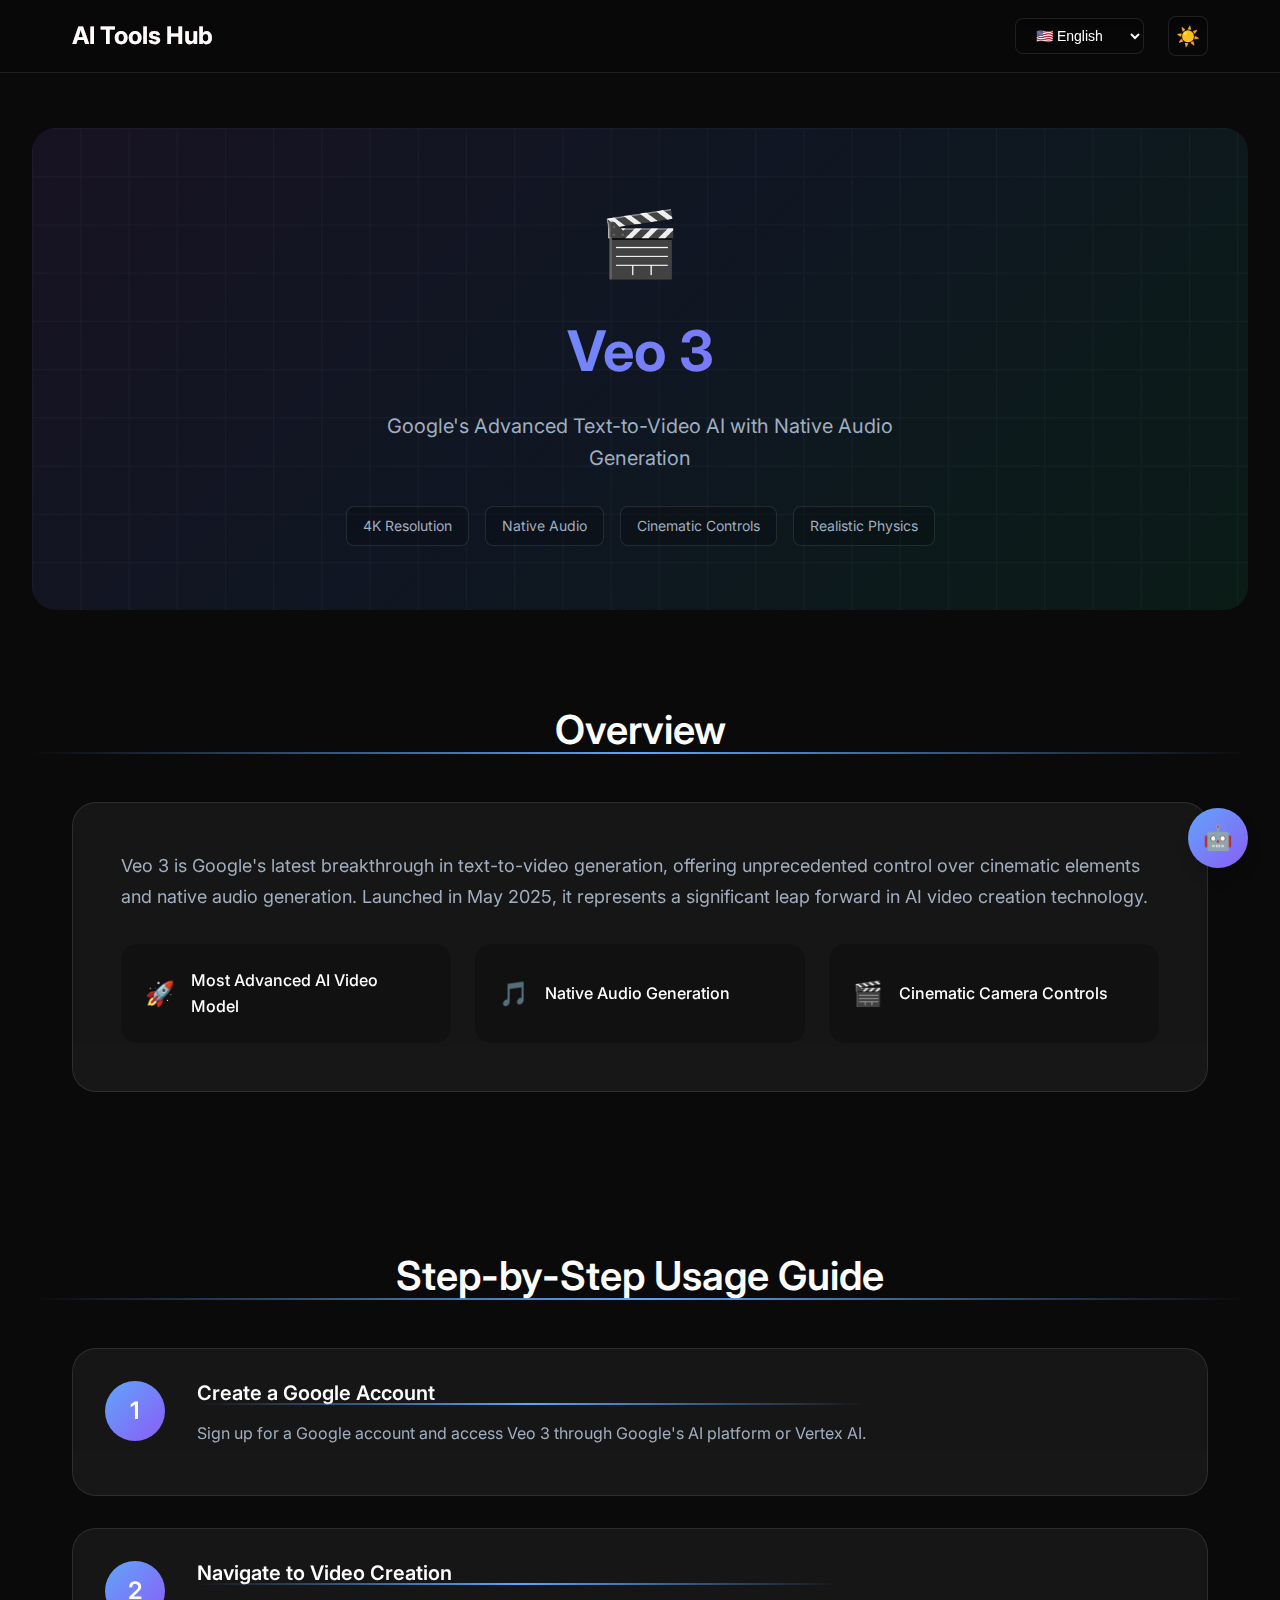
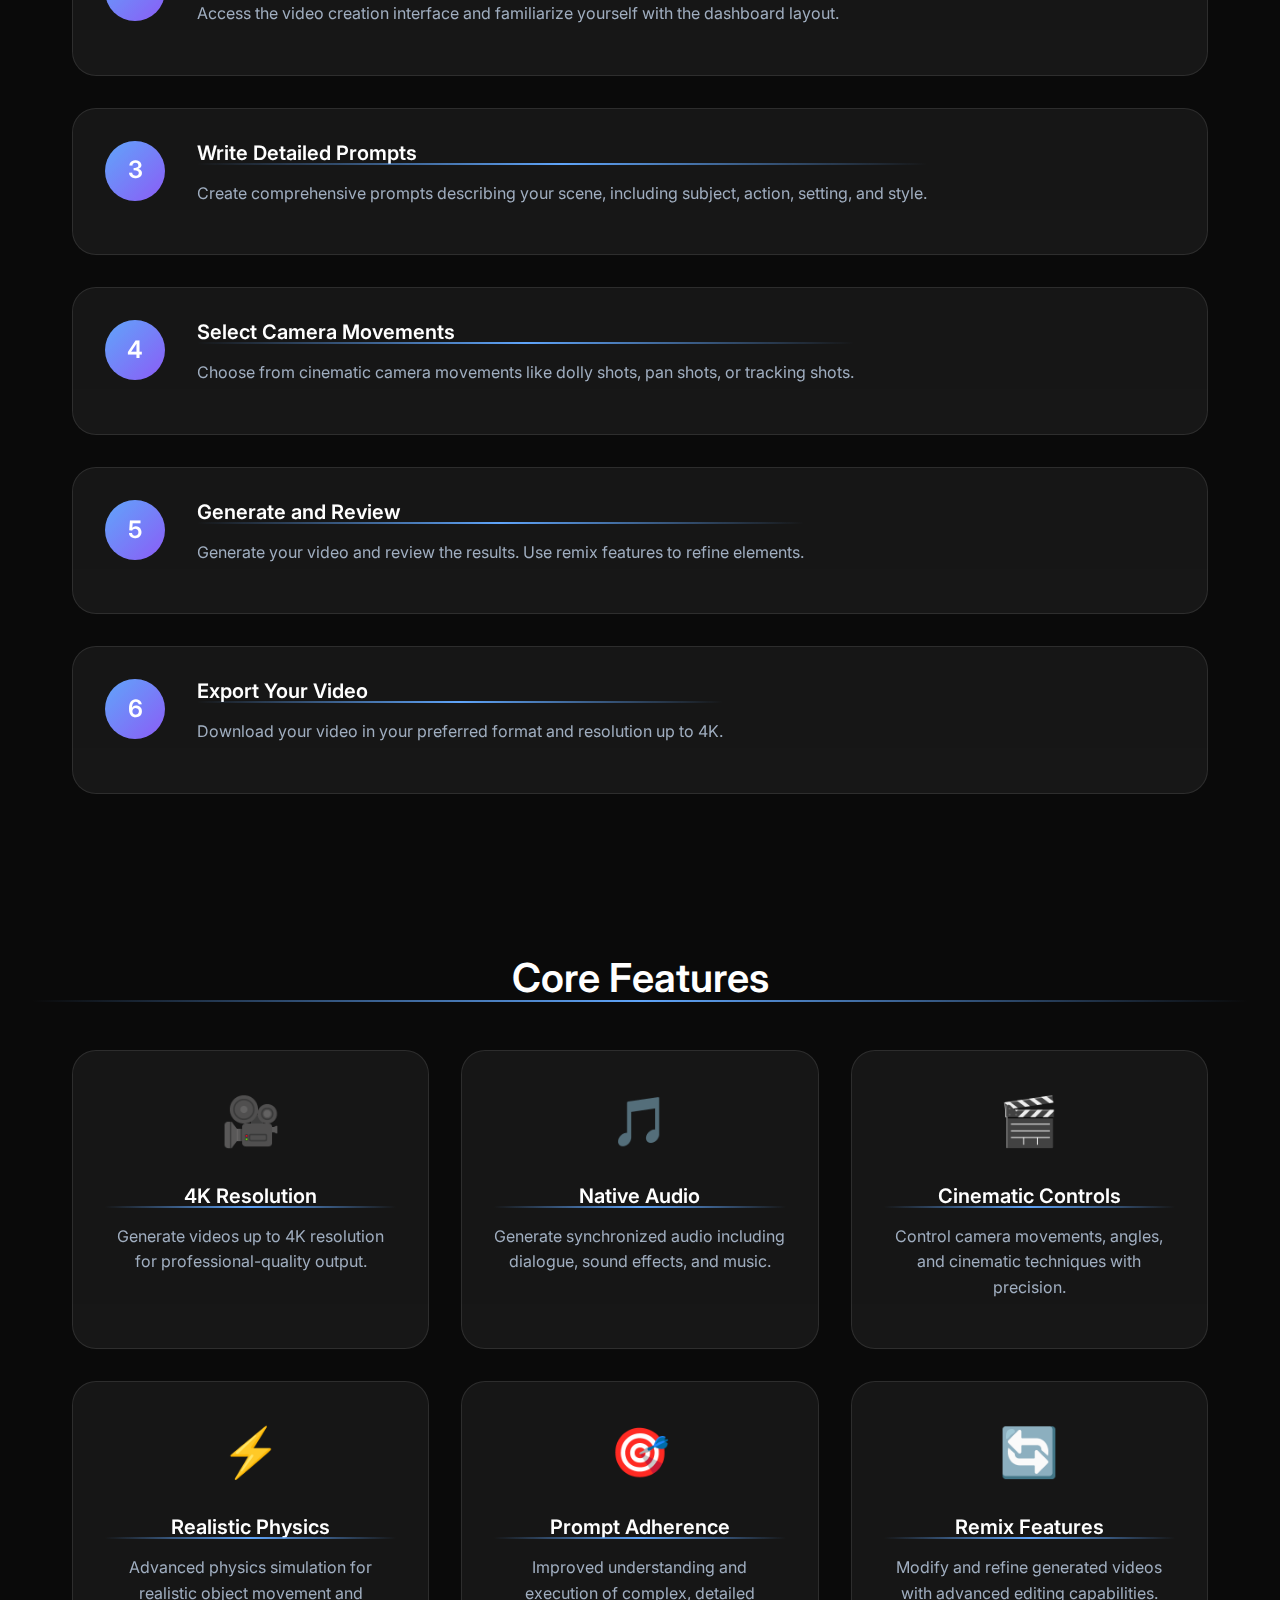
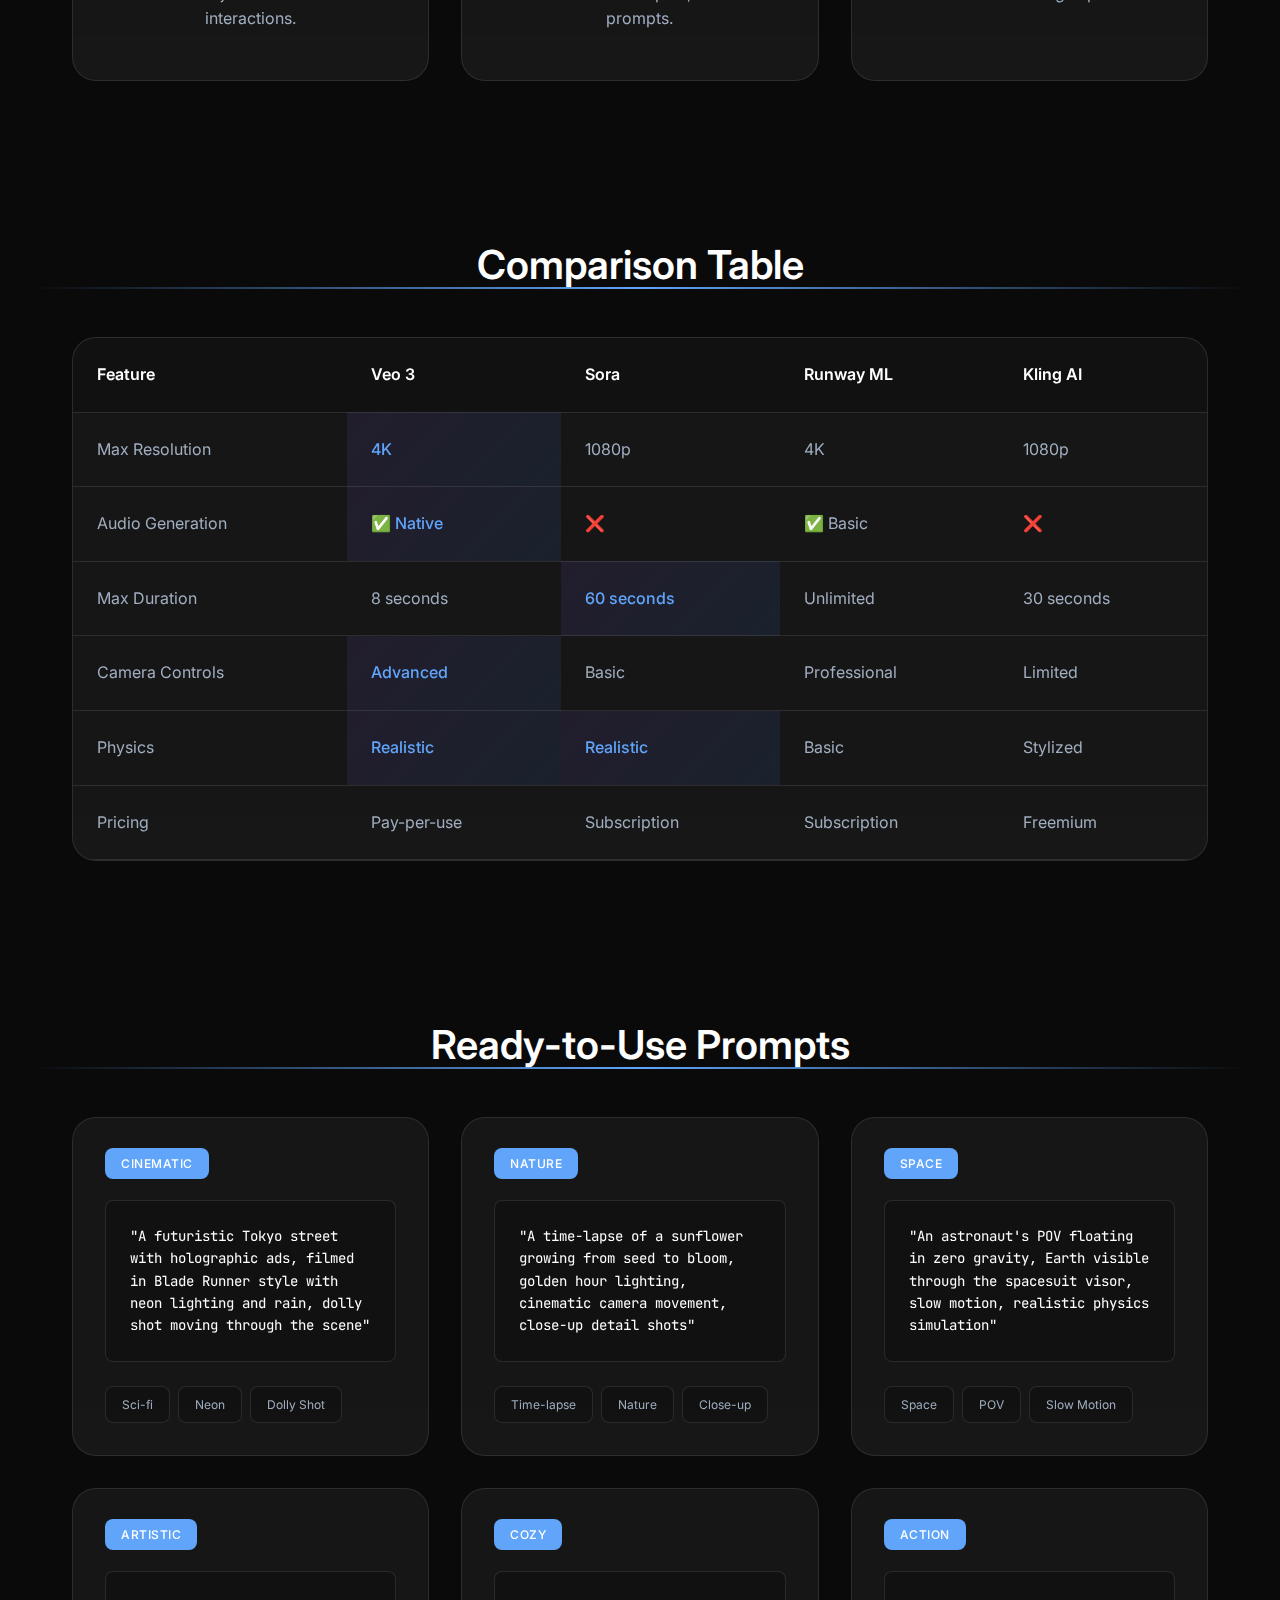
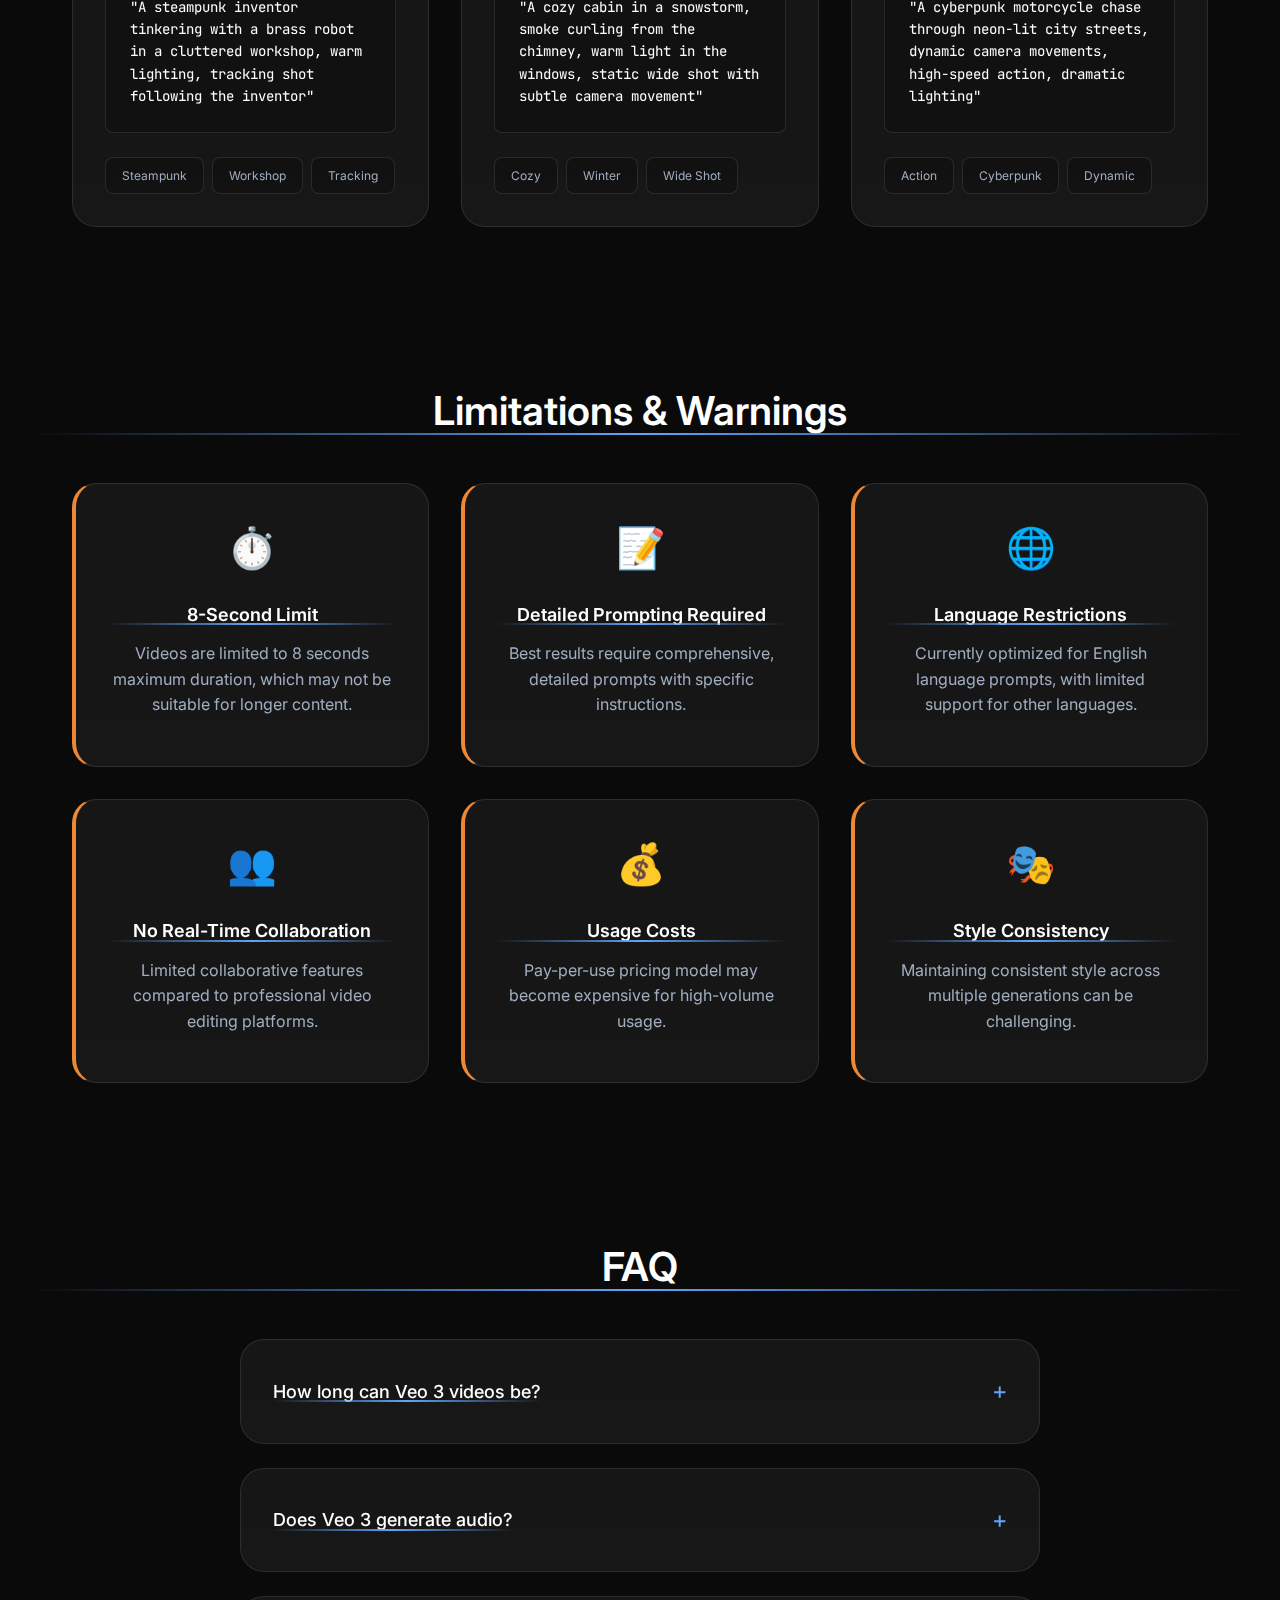
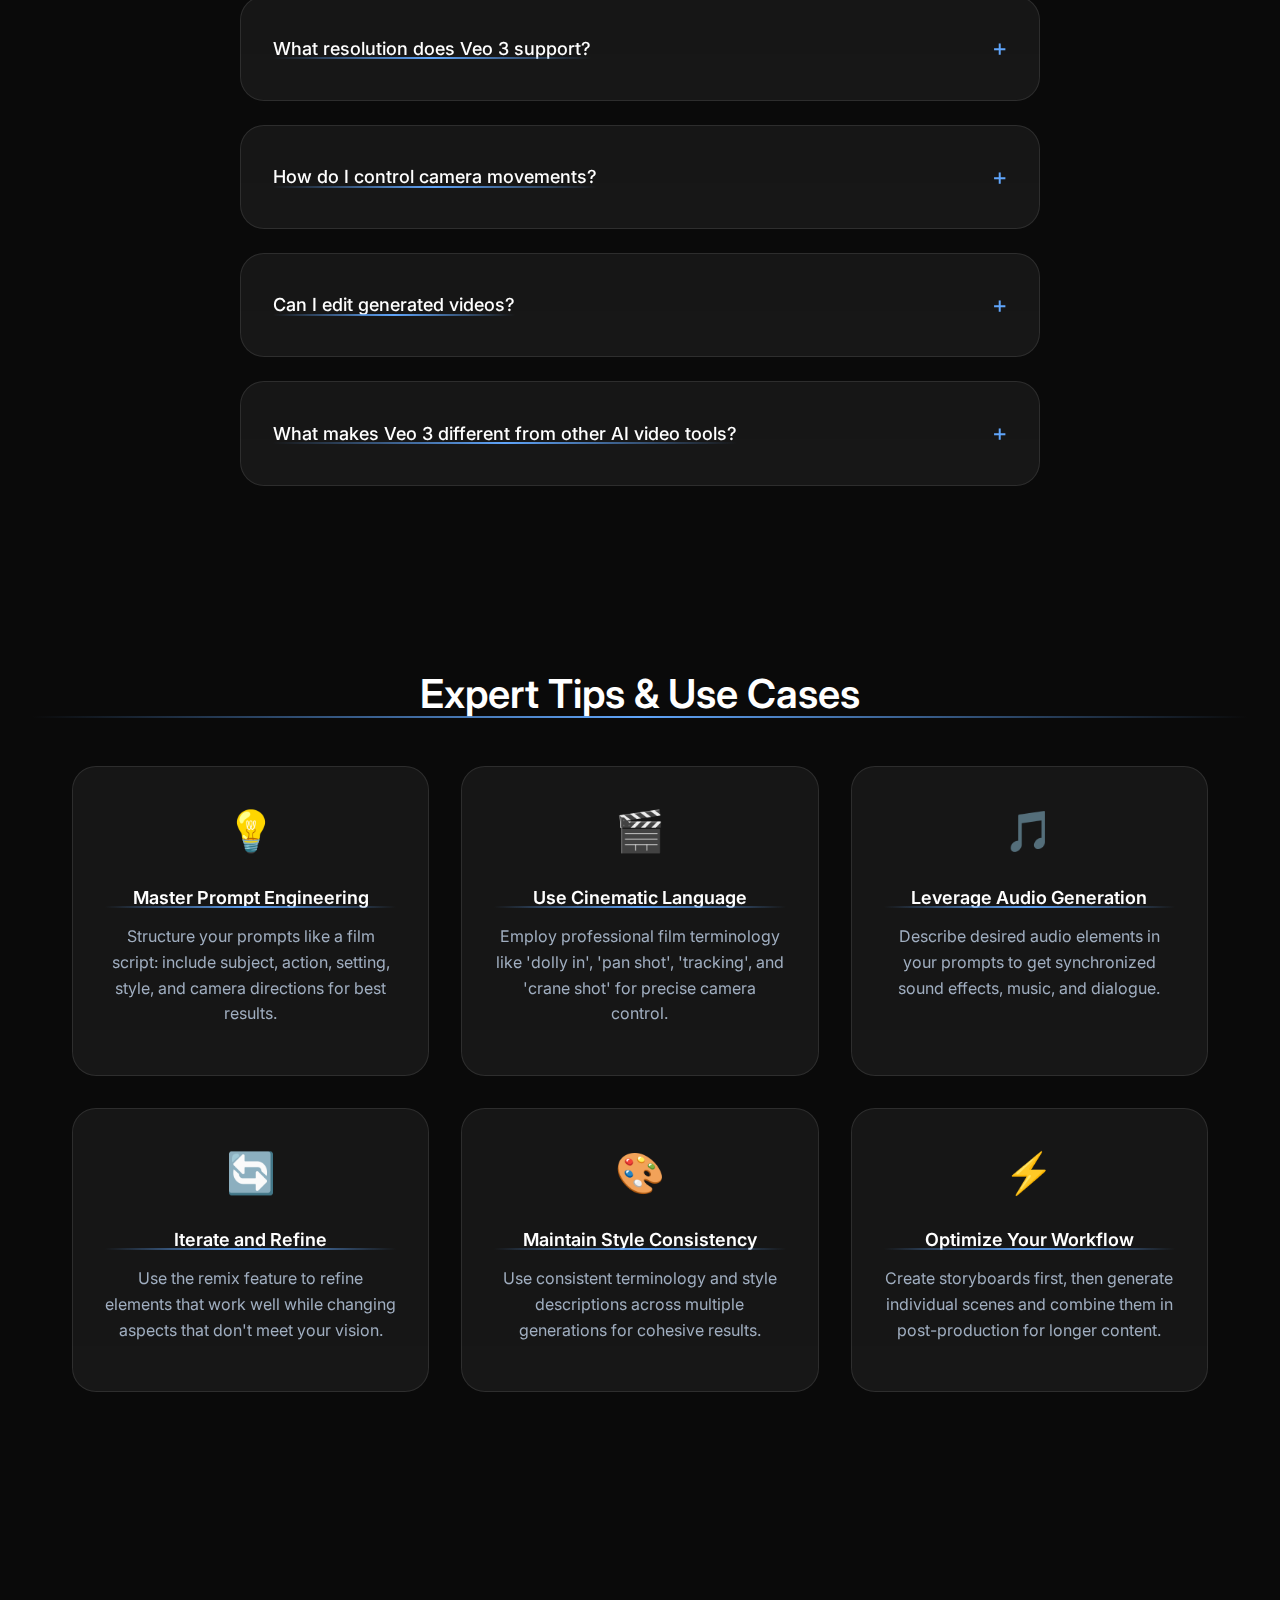
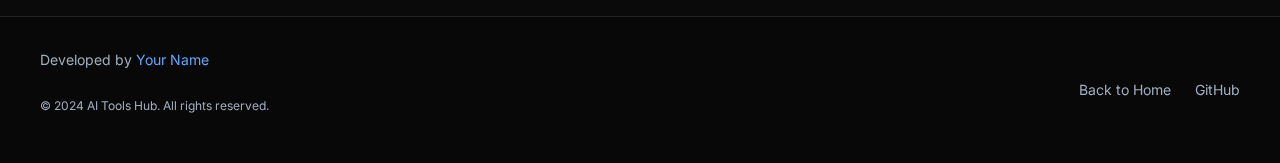
<file: veo3.html>
<!DOCTYPE html>
<html lang="en">
<head>
    <meta charset="UTF-8">
    <meta name="viewport" content="width=device-width, initial-scale=1.0">
    <title>Veo 3 - AI Tools Hub</title>
    <link rel="stylesheet" href="styles/main.css">
    <link rel="stylesheet" href="styles/animations.css">
    <link rel="stylesheet" href="styles/tool-page.css">
    <link rel="preconnect" href="https://fonts.googleapis.com">
    <link rel="preconnect" href="https://fonts.gstatic.com" crossorigin>
    <link href="https://fonts.googleapis.com/css2?family=Inter:wght@300;400;500;600;700&family=JetBrains+Mono:wght@400;500;600&display=swap" rel="stylesheet">
</head>
<body class="dark-theme">
    <!-- Header -->
    <header class="header">
        <div class="header-content">
            <div class="logo-container">
                <a href="index.html" class="logo glitch-text" data-text="AI Tools Hub">AI Tools Hub</a>
            </div>
            
            <div class="header-controls">
                <div class="language-selector">
                    <select id="languageSelect" class="language-select">
                        <option value="en">🇺🇸 English</option>
                        <option value="fr">🇫🇷 Français</option>
                        <option value="ar">🇸🇦 العربية</option>
                    </select>
                </div>
                
                <button class="theme-toggle" id="themeToggle">
                    <span class="theme-icon">🌙</span>
                </button>
            </div>
        </div>
    </header>

    <!-- Main Content -->
    <main class="main-content">
        <!-- Tool Title Section -->
        <section class="tool-hero">
            <div class="tool-hero-content">
                <div class="tool-icon-large">🎬</div>
                <h1 class="tool-title glitch-text" data-text="Veo 3">Veo 3</h1>
                <p class="tool-subtitle" data-i18n="veo3.subtitle">
                    Google's Advanced Text-to-Video AI with Native Audio Generation
                </p>
                <div class="tool-badges">
                    <span class="badge">4K Resolution</span>
                    <span class="badge">Native Audio</span>
                    <span class="badge">Cinematic Controls</span>
                    <span class="badge">Realistic Physics</span>
                </div>
            </div>
        </section>

        <!-- Overview Section -->
        <section class="content-section" id="overview">
            <div class="section-header">
                <h2 class="section-title ripple-text" data-i18n="tool.overview">Overview</h2>
            </div>
            <div class="section-content">
                <div class="overview-card">
                    <p class="overview-text" data-i18n="veo3.overview">
                        Veo 3 is Google's latest breakthrough in text-to-video generation, offering unprecedented control over cinematic elements and native audio generation. Launched in May 2025, it represents a significant leap forward in AI video creation technology.
                    </p>
                    <div class="overview-highlights">
                        <div class="highlight-item">
                            <span class="highlight-icon">🚀</span>
                            <span class="highlight-text" data-i18n="veo3.highlight.advanced">Most Advanced AI Video Model</span>
                        </div>
                        <div class="highlight-item">
                            <span class="highlight-icon">🎵</span>
                            <span class="highlight-text" data-i18n="veo3.highlight.audio">Native Audio Generation</span>
                        </div>
                        <div class="highlight-item">
                            <span class="highlight-icon">🎬</span>
                            <span class="highlight-text" data-i18n="veo3.highlight.cinematic">Cinematic Camera Controls</span>
                        </div>
                    </div>
                </div>
            </div>
        </section>

        <!-- Step-by-Step Usage Guide -->
        <section class="content-section" id="usage">
            <div class="section-header">
                <h2 class="section-title ripple-text" data-i18n="tool.usage">Step-by-Step Usage Guide</h2>
            </div>
            <div class="section-content">
                <div class="steps-container">
                    <div class="step-card">
                        <div class="step-number">1</div>
                        <div class="step-content">
                            <h3 data-i18n="veo3.step1.title">Create a Google Account</h3>
                            <p data-i18n="veo3.step1.description">Sign up for a Google account and access Veo 3 through Google's AI platform or Vertex AI.</p>
                        </div>
                    </div>
                    
                    <div class="step-card">
                        <div class="step-number">2</div>
                        <div class="step-content">
                            <h3 data-i18n="veo3.step2.title">Navigate to Video Creation</h3>
                            <p data-i18n="veo3.step2.description">Access the video creation interface and familiarize yourself with the dashboard layout.</p>
                        </div>
                    </div>
                    
                    <div class="step-card">
                        <div class="step-number">3</div>
                        <div class="step-content">
                            <h3 data-i18n="veo3.step3.title">Write Detailed Prompts</h3>
                            <p data-i18n="veo3.step3.description">Create comprehensive prompts describing your scene, including subject, action, setting, and style.</p>
                        </div>
                    </div>
                    
                    <div class="step-card">
                        <div class="step-number">4</div>
                        <div class="step-content">
                            <h3 data-i18n="veo3.step4.title">Select Camera Movements</h3>
                            <p data-i18n="veo3.step4.description">Choose from cinematic camera movements like dolly shots, pan shots, or tracking shots.</p>
                        </div>
                    </div>
                    
                    <div class="step-card">
                        <div class="step-number">5</div>
                        <div class="step-content">
                            <h3 data-i18n="veo3.step5.title">Generate and Review</h3>
                            <p data-i18n="veo3.step5.description">Generate your video and review the results. Use remix features to refine elements.</p>
                        </div>
                    </div>
                    
                    <div class="step-card">
                        <div class="step-number">6</div>
                        <div class="step-content">
                            <h3 data-i18n="veo3.step6.title">Export Your Video</h3>
                            <p data-i18n="veo3.step6.description">Download your video in your preferred format and resolution up to 4K.</p>
                        </div>
                    </div>
                </div>
            </div>
        </section>

        <!-- Core Features -->
        <section class="content-section" id="features">
            <div class="section-header">
                <h2 class="section-title ripple-text" data-i18n="tool.features">Core Features</h2>
            </div>
            <div class="section-content">
                <div class="features-grid">
                    <div class="feature-card">
                        <div class="feature-icon">🎥</div>
                        <h3 data-i18n="veo3.feature.resolution.title">4K Resolution</h3>
                        <p data-i18n="veo3.feature.resolution.description">Generate videos up to 4K resolution for professional-quality output.</p>
                    </div>
                    
                    <div class="feature-card">
                        <div class="feature-icon">🎵</div>
                        <h3 data-i18n="veo3.feature.audio.title">Native Audio</h3>
                        <p data-i18n="veo3.feature.audio.description">Generate synchronized audio including dialogue, sound effects, and music.</p>
                    </div>
                    
                    <div class="feature-card">
                        <div class="feature-icon">🎬</div>
                        <h3 data-i18n="veo3.feature.camera.title">Cinematic Controls</h3>
                        <p data-i18n="veo3.feature.camera.description">Control camera movements, angles, and cinematic techniques with precision.</p>
                    </div>
                    
                    <div class="feature-card">
                        <div class="feature-icon">⚡</div>
                        <h3 data-i18n="veo3.feature.physics.title">Realistic Physics</h3>
                        <p data-i18n="veo3.feature.physics.description">Advanced physics simulation for realistic object movement and interactions.</p>
                    </div>
                    
                    <div class="feature-card">
                        <div class="feature-icon">🎯</div>
                        <h3 data-i18n="veo3.feature.prompt.title">Prompt Adherence</h3>
                        <p data-i18n="veo3.feature.prompt.description">Improved understanding and execution of complex, detailed prompts.</p>
                    </div>
                    
                    <div class="feature-card">
                        <div class="feature-icon">🔄</div>
                        <h3 data-i18n="veo3.feature.remix.title">Remix Features</h3>
                        <p data-i18n="veo3.feature.remix.description">Modify and refine generated videos with advanced editing capabilities.</p>
                    </div>
                </div>
            </div>
        </section>

        <!-- Comparison Table -->
        <section class="content-section" id="comparison">
            <div class="section-header">
                <h2 class="section-title ripple-text" data-i18n="tool.comparison">Comparison Table</h2>
            </div>
            <div class="section-content">
                <div class="comparison-table-container">
                    <table class="comparison-table">
                        <thead>
                            <tr>
                                <th data-i18n="comparison.feature">Feature</th>
                                <th>Veo 3</th>
                                <th>Sora</th>
                                <th>Runway ML</th>
                                <th>Kling AI</th>
                            </tr>
                        </thead>
                        <tbody>
                            <tr>
                                <td data-i18n="comparison.resolution">Max Resolution</td>
                                <td class="highlight">4K</td>
                                <td>1080p</td>
                                <td>4K</td>
                                <td>1080p</td>
                            </tr>
                            <tr>
                                <td data-i18n="comparison.audio">Audio Generation</td>
                                <td class="highlight">✅ Native</td>
                                <td>❌</td>
                                <td>✅ Basic</td>
                                <td>❌</td>
                            </tr>
                            <tr>
                                <td data-i18n="comparison.duration">Max Duration</td>
                                <td>8 seconds</td>
                                <td class="highlight">60 seconds</td>
                                <td>Unlimited</td>
                                <td>30 seconds</td>
                            </tr>
                            <tr>
                                <td data-i18n="comparison.camera">Camera Controls</td>
                                <td class="highlight">Advanced</td>
                                <td>Basic</td>
                                <td>Professional</td>
                                <td>Limited</td>
                            </tr>
                            <tr>
                                <td data-i18n="comparison.physics">Physics</td>
                                <td class="highlight">Realistic</td>
                                <td class="highlight">Realistic</td>
                                <td>Basic</td>
                                <td>Stylized</td>
                            </tr>
                            <tr>
                                <td data-i18n="comparison.pricing">Pricing</td>
                                <td>Pay-per-use</td>
                                <td>Subscription</td>
                                <td>Subscription</td>
                                <td>Freemium</td>
                            </tr>
                        </tbody>
                    </table>
                </div>
            </div>
        </section>

        <!-- Ready-to-Use Prompts -->
        <section class="content-section" id="prompts">
            <div class="section-header">
                <h2 class="section-title ripple-text" data-i18n="tool.prompts">Ready-to-Use Prompts</h2>
            </div>
            <div class="section-content">
                <div class="prompts-grid">
                    <div class="prompt-card">
                        <div class="prompt-header">
                            <span class="prompt-category">Cinematic</span>
                        </div>
                        <div class="prompt-text">
                            "A futuristic Tokyo street with holographic ads, filmed in Blade Runner style with neon lighting and rain, dolly shot moving through the scene"
                        </div>
                        <div class="prompt-tags">
                            <span class="tag">Sci-fi</span>
                            <span class="tag">Neon</span>
                            <span class="tag">Dolly Shot</span>
                        </div>
                    </div>
                    
                    <div class="prompt-card">
                        <div class="prompt-header">
                            <span class="prompt-category">Nature</span>
                        </div>
                        <div class="prompt-text">
                            "A time-lapse of a sunflower growing from seed to bloom, golden hour lighting, cinematic camera movement, close-up detail shots"
                        </div>
                        <div class="prompt-tags">
                            <span class="tag">Time-lapse</span>
                            <span class="tag">Nature</span>
                            <span class="tag">Close-up</span>
                        </div>
                    </div>
                    
                    <div class="prompt-card">
                        <div class="prompt-header">
                            <span class="prompt-category">Space</span>
                        </div>
                        <div class="prompt-text">
                            "An astronaut's POV floating in zero gravity, Earth visible through the spacesuit visor, slow motion, realistic physics simulation"
                        </div>
                        <div class="prompt-tags">
                            <span class="tag">Space</span>
                            <span class="tag">POV</span>
                            <span class="tag">Slow Motion</span>
                        </div>
                    </div>
                    
                    <div class="prompt-card">
                        <div class="prompt-header">
                            <span class="prompt-category">Artistic</span>
                        </div>
                        <div class="prompt-text">
                            "A steampunk inventor tinkering with a brass robot in a cluttered workshop, warm lighting, tracking shot following the inventor"
                        </div>
                        <div class="prompt-tags">
                            <span class="tag">Steampunk</span>
                            <span class="tag">Workshop</span>
                            <span class="tag">Tracking</span>
                        </div>
                    </div>
                    
                    <div class="prompt-card">
                        <div class="prompt-header">
                            <span class="prompt-category">Cozy</span>
                        </div>
                        <div class="prompt-text">
                            "A cozy cabin in a snowstorm, smoke curling from the chimney, warm light in the windows, static wide shot with subtle camera movement"
                        </div>
                        <div class="prompt-tags">
                            <span class="tag">Cozy</span>
                            <span class="tag">Winter</span>
                            <span class="tag">Wide Shot</span>
                        </div>
                    </div>
                    
                    <div class="prompt-card">
                        <div class="prompt-header">
                            <span class="prompt-category">Action</span>
                        </div>
                        <div class="prompt-text">
                            "A cyberpunk motorcycle chase through neon-lit city streets, dynamic camera movements, high-speed action, dramatic lighting"
                        </div>
                        <div class="prompt-tags">
                            <span class="tag">Action</span>
                            <span class="tag">Cyberpunk</span>
                            <span class="tag">Dynamic</span>
                        </div>
                    </div>
                </div>
            </div>
        </section>

        <!-- Limitations & Warnings -->
        <section class="content-section" id="limitations">
            <div class="section-header">
                <h2 class="section-title ripple-text" data-i18n="tool.limitations">Limitations & Warnings</h2>
            </div>
            <div class="section-content">
                <div class="limitations-grid">
                    <div class="limitation-card warning">
                        <div class="limitation-icon">⏱️</div>
                        <h3 data-i18n="veo3.limitation.duration.title">8-Second Limit</h3>
                        <p data-i18n="veo3.limitation.duration.description">Videos are limited to 8 seconds maximum duration, which may not be suitable for longer content.</p>
                    </div>
                    
                    <div class="limitation-card warning">
                        <div class="limitation-icon">📝</div>
                        <h3 data-i18n="veo3.limitation.prompt.title">Detailed Prompting Required</h3>
                        <p data-i18n="veo3.limitation.prompt.description">Best results require comprehensive, detailed prompts with specific instructions.</p>
                    </div>
                    
                    <div class="limitation-card warning">
                        <div class="limitation-icon">🌐</div>
                        <h3 data-i18n="veo3.limitation.language.title">Language Restrictions</h3>
                        <p data-i18n="veo3.limitation.language.description">Currently optimized for English language prompts, with limited support for other languages.</p>
                    </div>
                    
                    <div class="limitation-card warning">
                        <div class="limitation-icon">👥</div>
                        <h3 data-i18n="veo3.limitation.collaboration.title">No Real-Time Collaboration</h3>
                        <p data-i18n="veo3.limitation.collaboration.description">Limited collaborative features compared to professional video editing platforms.</p>
                    </div>
                    
                    <div class="limitation-card warning">
                        <div class="limitation-icon">💰</div>
                        <h3 data-i18n="veo3.limitation.cost.title">Usage Costs</h3>
                        <p data-i18n="veo3.limitation.cost.description">Pay-per-use pricing model may become expensive for high-volume usage.</p>
                    </div>
                    
                    <div class="limitation-card warning">
                        <div class="limitation-icon">🎭</div>
                        <h3 data-i18n="veo3.limitation.style.title">Style Consistency</h3>
                        <p data-i18n="veo3.limitation.style.description">Maintaining consistent style across multiple generations can be challenging.</p>
                    </div>
                </div>
            </div>
        </section>

        <!-- FAQ Section -->
        <section class="content-section" id="faq">
            <div class="section-header">
                <h2 class="section-title ripple-text" data-i18n="tool.faq">FAQ</h2>
            </div>
            <div class="section-content">
                <div class="faq-container">
                    <div class="faq-item">
                        <div class="faq-question">
                            <h3 data-i18n="veo3.faq.q1">How long can Veo 3 videos be?</h3>
                            <span class="faq-toggle">+</span>
                        </div>
                        <div class="faq-answer">
                            <p data-i18n="veo3.faq.a1">Veo 3 currently supports up to 8-second video clips. This limitation is designed to ensure high quality and consistent results.</p>
                        </div>
                    </div>
                    
                    <div class="faq-item">
                        <div class="faq-question">
                            <h3 data-i18n="veo3.faq.q2">Does Veo 3 generate audio?</h3>
                            <span class="faq-toggle">+</span>
                        </div>
                        <div class="faq-answer">
                            <p data-i18n="veo3.faq.a2">Yes, Veo 3 includes native audio generation with dialogue, sound effects, and music that synchronizes with the video content.</p>
                        </div>
                    </div>
                    
                    <div class="faq-item">
                        <div class="faq-question">
                            <h3 data-i18n="veo3.faq.q3">What resolution does Veo 3 support?</h3>
                            <span class="faq-toggle">+</span>
                        </div>
                        <div class="faq-answer">
                            <p data-i18n="veo3.faq.a3">Veo 3 can generate videos up to 4K resolution, making it suitable for professional content creation and high-quality output.</p>
                        </div>
                    </div>
                    
                    <div class="faq-item">
                        <div class="faq-question">
                            <h3 data-i18n="veo3.faq.q4">How do I control camera movements?</h3>
                            <span class="faq-toggle">+</span>
                        </div>
                        <div class="faq-answer">
                            <p data-i18n="veo3.faq.a4">Include specific camera movement terms in your prompts, such as 'dolly shot', 'pan left', 'tracking shot', or 'crane shot' to control camera behavior.</p>
                        </div>
                    </div>
                    
                    <div class="faq-item">
                        <div class="faq-question">
                            <h3 data-i18n="veo3.faq.q5">Can I edit generated videos?</h3>
                            <span class="faq-toggle">+</span>
                        </div>
                        <div class="faq-answer">
                            <p data-i18n="veo3.faq.a5">Yes, Veo 3 offers remix features that allow you to modify and refine generated videos with various editing capabilities.</p>
                        </div>
                    </div>
                    
                    <div class="faq-item">
                        <div class="faq-question">
                            <h3 data-i18n="veo3.faq.q6">What makes Veo 3 different from other AI video tools?</h3>
                            <span class="faq-toggle">+</span>
                        </div>
                        <div class="faq-answer">
                            <p data-i18n="veo3.faq.a6">Veo 3 stands out with its native audio generation, advanced cinematic controls, realistic physics simulation, and 4K resolution output capabilities.</p>
                        </div>
                    </div>
                </div>
            </div>
        </section>

        <!-- Expert Tips -->
        <section class="content-section" id="tips">
            <div class="section-header">
                <h2 class="section-title ripple-text" data-i18n="tool.tips">Expert Tips & Use Cases</h2>
            </div>
            <div class="section-content">
                <div class="tips-grid">
                    <div class="tip-card">
                        <div class="tip-icon">💡</div>
                        <h3 data-i18n="veo3.tip.prompt.title">Master Prompt Engineering</h3>
                        <p data-i18n="veo3.tip.prompt.description">Structure your prompts like a film script: include subject, action, setting, style, and camera directions for best results.</p>
                    </div>
                    
                    <div class="tip-card">
                        <div class="tip-icon">🎬</div>
                        <h3 data-i18n="veo3.tip.camera.title">Use Cinematic Language</h3>
                        <p data-i18n="veo3.tip.camera.description">Employ professional film terminology like 'dolly in', 'pan shot', 'tracking', and 'crane shot' for precise camera control.</p>
                    </div>
                    
                    <div class="tip-card">
                        <div class="tip-icon">🎵</div>
                        <h3 data-i18n="veo3.tip.audio.title">Leverage Audio Generation</h3>
                        <p data-i18n="veo3.tip.audio.description">Describe desired audio elements in your prompts to get synchronized sound effects, music, and dialogue.</p>
                    </div>
                    
                    <div class="tip-card">
                        <div class="tip-icon">🔄</div>
                        <h3 data-i18n="veo3.tip.iteration.title">Iterate and Refine</h3>
                        <p data-i18n="veo3.tip.iteration.description">Use the remix feature to refine elements that work well while changing aspects that don't meet your vision.</p>
                    </div>
                    
                    <div class="tip-card">
                        <div class="tip-icon">🎨</div>
                        <h3 data-i18n="veo3.tip.style.title">Maintain Style Consistency</h3>
                        <p data-i18n="veo3.tip.style.description">Use consistent terminology and style descriptions across multiple generations for cohesive results.</p>
                    </div>
                    
                    <div class="tip-card">
                        <div class="tip-icon">⚡</div>
                        <h3 data-i18n="veo3.tip.workflow.title">Optimize Your Workflow</h3>
                        <p data-i18n="veo3.tip.workflow.description">Create storyboards first, then generate individual scenes and combine them in post-production for longer content.</p>
                    </div>
                </div>
            </div>
        </section>
    </main>

    <!-- Footer -->
    <footer class="footer">
        <div class="footer-content">
            <div class="footer-info">
                <p class="developer-info">
                    <span data-i18n="footer.developed">Developed by</span>
                    <a href="mailto:developer@example.com" class="developer-link">Your Name</a>
                </p>
                <p class="copyright" data-i18n="footer.copyright">
                    © 2024 AI Tools Hub. All rights reserved.
                </p>
            </div>
            <div class="footer-links">
                <a href="index.html" class="footer-link" data-i18n="common.back">Back to Home</a>
                <a href="https://github.com/yourusername/ai-tools-hub" class="footer-link" target="_blank">
                    <span data-i18n="footer.github">GitHub</span>
                </a>
            </div>
        </div>
    </footer>

    <!-- Smart Assistant -->
    <div class="assistant-container" id="assistantContainer">
        <div class="assistant-bubble" id="assistantBubble">
            <div class="assistant-icon">🤖</div>
        </div>
        <div class="assistant-panel" id="assistantPanel">
            <div class="assistant-header">
                <h3 data-i18n="assistant.title">AI Assistant</h3>
                <button class="assistant-close" id="assistantClose">×</button>
            </div>
            <div class="assistant-messages" id="assistantMessages">
                <div class="message assistant-message">
                    <p data-i18n="assistant.welcome">Hello! I'm here to help you learn about Veo 3. Ask me anything!</p>
                </div>
            </div>
            <div class="assistant-input">
                <input type="text" id="assistantInput" placeholder="Ask about Veo 3..." data-i18n-placeholder="assistant.placeholder">
                <button id="assistantSend">→</button>
            </div>
        </div>
    </div>

    <!-- Scripts -->
    <script src="js/translations.js"></script>
    <script src="js/assistant.js"></script>
    <script src="js/main.js"></script>
    <script src="js/tool-page.js"></script>
</body>
</html>
</file>
<file: styles/animations.css>
/* Glitch Effect */
.glitch-text {
    position: relative;
    animation: glitch 2s infinite;
}

.glitch-text::before,
.glitch-text::after {
    content: attr(data-text);
    position: absolute;
    top: 0;
    left: 0;
    width: 100%;
    height: 100%;
    opacity: 0.8;
}

.glitch-text::before {
    animation: glitch-1 0.5s infinite;
    color: #ff0000;
    z-index: -1;
}

.glitch-text::after {
    animation: glitch-2 0.5s infinite;
    color: #00ffff;
    z-index: -2;
}

@keyframes glitch {
    0%, 100% {
        transform: translate(0);
    }
    20% {
        transform: translate(-2px, 2px);
    }
    40% {
        transform: translate(-2px, -2px);
    }
    60% {
        transform: translate(2px, 2px);
    }
    80% {
        transform: translate(2px, -2px);
    }
}

@keyframes glitch-1 {
    0%, 100% {
        transform: translate(0);
    }
    20% {
        transform: translate(-2px, 2px);
    }
    40% {
        transform: translate(-2px, -2px);
    }
    60% {
        transform: translate(2px, 2px);
    }
    80% {
        transform: translate(2px, -2px);
    }
}

@keyframes glitch-2 {
    0%, 100% {
        transform: translate(0);
    }
    20% {
        transform: translate(2px, -2px);
    }
    40% {
        transform: translate(2px, 2px);
    }
    60% {
        transform: translate(-2px, -2px);
    }
    80% {
        transform: translate(-2px, 2px);
    }
}

/* Water Ripple Effect */
.ripple-text {
    position: relative;
    overflow: hidden;
}

.ripple-text::after {
    content: '';
    position: absolute;
    bottom: 0;
    left: 0;
    width: 100%;
    height: 2px;
    background: linear-gradient(90deg, transparent, var(--accent), transparent);
    animation: ripple 3s ease-in-out infinite;
}

@keyframes ripple {
    0%, 100% {
        transform: translateX(-100%);
        opacity: 0;
    }
    50% {
        transform: translateX(100%);
        opacity: 1;
    }
}

/* Floating Animation */
.float {
    animation: float 6s ease-in-out infinite;
}

@keyframes float {
    0%, 100% {
        transform: translateY(0px);
    }
    50% {
        transform: translateY(-10px);
    }
}

/* Pulse Animation */
.pulse {
    animation: pulse 2s ease-in-out infinite;
}

@keyframes pulse {
    0%, 100% {
        transform: scale(1);
        opacity: 1;
    }
    50% {
        transform: scale(1.05);
        opacity: 0.8;
    }
}

/* Fade In Animation */
.fade-in {
    opacity: 0;
    transform: translateY(30px);
    animation: fadeIn 0.8s ease-out forwards;
}

@keyframes fadeIn {
    to {
        opacity: 1;
        transform: translateY(0);
    }
}

/* Slide In Animation */
.slide-in-left {
    opacity: 0;
    transform: translateX(-50px);
    animation: slideInLeft 0.8s ease-out forwards;
}

.slide-in-right {
    opacity: 0;
    transform: translateX(50px);
    animation: slideInRight 0.8s ease-out forwards;
}

@keyframes slideInLeft {
    to {
        opacity: 1;
        transform: translateX(0);
    }
}

@keyframes slideInRight {
    to {
        opacity: 1;
        transform: translateX(0);
    }
}

/* Zoom In Animation */
.zoom-in {
    opacity: 0;
    transform: scale(0.8);
    animation: zoomIn 0.6s ease-out forwards;
}

@keyframes zoomIn {
    to {
        opacity: 1;
        transform: scale(1);
    }
}

/* Shimmer Effect */
.shimmer {
    position: relative;
    overflow: hidden;
}

.shimmer::before {
    content: '';
    position: absolute;
    top: 0;
    left: -100%;
    width: 100%;
    height: 100%;
    background: linear-gradient(
        90deg,
        transparent,
        rgba(255, 255, 255, 0.2),
        transparent
    );
    animation: shimmer 2s infinite;
}

@keyframes shimmer {
    0% {
        left: -100%;
    }
    100% {
        left: 100%;
    }
}

/* Bounce Animation */
.bounce {
    animation: bounce 1s ease-in-out infinite;
}

@keyframes bounce {
    0%, 20%, 50%, 80%, 100% {
        transform: translateY(0);
    }
    40% {
        transform: translateY(-10px);
    }
    60% {
        transform: translateY(-5px);
    }
}

/* Rotate Animation */
.rotate {
    animation: rotate 2s linear infinite;
}

@keyframes rotate {
    from {
        transform: rotate(0deg);
    }
    to {
        transform: rotate(360deg);
    }
}

/* Wave Animation */
.wave {
    animation: wave 2s ease-in-out infinite;
}

@keyframes wave {
    0%, 100% {
        transform: rotate(0deg);
    }
    25% {
        transform: rotate(5deg);
    }
    75% {
        transform: rotate(-5deg);
    }
}

/* Gradient Animation */
.gradient-animate {
    background: linear-gradient(-45deg, var(--accent), var(--purple-glow), var(--blue-glow), var(--green-glow));
    background-size: 400% 400%;
    animation: gradientShift 3s ease infinite;
}

@keyframes gradientShift {
    0% {
        background-position: 0% 50%;
    }
    50% {
        background-position: 100% 50%;
    }
    100% {
        background-position: 0% 50%;
    }
}

/* Typing Animation */
.typing {
    overflow: hidden;
    border-right: 2px solid var(--accent);
    white-space: nowrap;
    animation: typing 3.5s steps(40, end), blink-caret 0.75s step-end infinite;
}

@keyframes typing {
    from {
        width: 0;
    }
    to {
        width: 100%;
    }
}

@keyframes blink-caret {
    from, to {
        border-color: transparent;
    }
    50% {
        border-color: var(--accent);
    }
}

/* Hover Effects */
.hover-lift {
    transition: transform var(--transition-normal);
}

.hover-lift:hover {
    transform: translateY(-5px);
}

.hover-glow {
    transition: box-shadow var(--transition-normal);
}

.hover-glow:hover {
    box-shadow: 0 0 20px var(--accent);
}

.hover-scale {
    transition: transform var(--transition-normal);
}

.hover-scale:hover {
    transform: scale(1.05);
}

/* Loading Spinner */
.spinner {
    width: 40px;
    height: 40px;
    border: 4px solid var(--glass-border);
    border-top: 4px solid var(--accent);
    border-radius: 50%;
    animation: spin 1s linear infinite;
}

@keyframes spin {
    0% {
        transform: rotate(0deg);
    }
    100% {
        transform: rotate(360deg);
    }
}

/* Stagger Animation for Cards */
.tool-card:nth-child(1) { animation-delay: 0.1s; }
.tool-card:nth-child(2) { animation-delay: 0.2s; }
.tool-card:nth-child(3) { animation-delay: 0.3s; }
.tool-card:nth-child(4) { animation-delay: 0.4s; }

/* Intersection Observer Animations */
.animate-on-scroll {
    opacity: 0;
    transform: translateY(30px);
    transition: all 0.8s ease-out;
}

.animate-on-scroll.visible {
    opacity: 1;
    transform: translateY(0);
}

/* Theme Transition */
.theme-transition {
    transition: background-color var(--transition-normal),
                color var(--transition-normal),
                border-color var(--transition-normal);
}

/* Responsive Animations */
@media (prefers-reduced-motion: reduce) {
    * {
        animation-duration: 0.01ms !important;
        animation-iteration-count: 1 !important;
        transition-duration: 0.01ms !important;
    }
}

@media (max-width: 768px) {
    .glitch-text {
        animation: none;
    }
    
    .glitch-text::before,
    .glitch-text::after {
        display: none;
    }
}
</file>
<file: styles/tool-page.css>
/* Tool Page Specific Styles */

/* Tool Hero Section */
.tool-hero {
    text-align: center;
    padding: var(--spacing-2xl) 0;
    margin-bottom: var(--spacing-xl);
    background: linear-gradient(135deg, 
        rgba(139, 92, 246, 0.1), 
        rgba(59, 130, 246, 0.1), 
        rgba(16, 185, 129, 0.1));
    border-radius: var(--radius-lg);
    position: relative;
    overflow: hidden;
}

.tool-hero::before {
    content: '';
    position: absolute;
    top: 0;
    left: 0;
    right: 0;
    bottom: 0;
    background: url('data:image/svg+xml,<svg xmlns="http://www.w3.org/2000/svg" viewBox="0 0 100 100"><defs><pattern id="grid" width="10" height="10" patternUnits="userSpaceOnUse"><path d="M 10 0 L 0 0 0 10" fill="none" stroke="rgba(255,255,255,0.1)" stroke-width="0.5"/></pattern></defs><rect width="100" height="100" fill="url(%23grid)"/></svg>');
    opacity: 0.3;
}

.tool-hero-content {
    position: relative;
    z-index: 1;
    max-width: 800px;
    margin: 0 auto;
    padding: 0 var(--spacing-lg);
}

.tool-icon-large {
    font-size: 4rem;
    margin-bottom: var(--spacing-md);
    display: block;
    animation: float 6s ease-in-out infinite;
}

.tool-title {
    font-size: 3.5rem;
    font-weight: 700;
    margin-bottom: var(--spacing-md);
    background: linear-gradient(135deg, var(--accent), var(--purple-glow));
    -webkit-background-clip: text;
    -webkit-text-fill-color: transparent;
    background-clip: text;
}

.tool-subtitle {
    font-size: 1.25rem;
    color: var(--text-secondary);
    margin-bottom: var(--spacing-lg);
    max-width: 600px;
    margin-left: auto;
    margin-right: auto;
}

.tool-badges {
    display: flex;
    justify-content: center;
    flex-wrap: wrap;
    gap: var(--spacing-sm);
}

.badge {
    background: var(--glass);
    border: 1px solid var(--glass-border);
    border-radius: var(--radius-sm);
    padding: var(--spacing-xs) var(--spacing-sm);
    font-size: 0.875rem;
    color: var(--text-secondary);
    transition: all var(--transition-fast);
}

.badge:hover {
    border-color: var(--accent);
    color: var(--accent);
    transform: translateY(-2px);
}

/* Content Sections */
.content-section {
    margin-bottom: var(--spacing-2xl);
    padding: var(--spacing-xl) 0;
}

.section-header {
    text-align: center;
    margin-bottom: var(--spacing-xl);
}

.section-title {
    font-size: 2.5rem;
    font-weight: 600;
    margin-bottom: var(--spacing-md);
    color: var(--text-primary);
}

.section-content {
    max-width: 1200px;
    margin: 0 auto;
    padding: 0 var(--spacing-lg);
}

/* Overview Section */
.overview-card {
    background: var(--card-bg);
    border: 1px solid var(--glass-border);
    border-radius: var(--radius-lg);
    padding: var(--spacing-xl);
    backdrop-filter: blur(20px);
    transition: all var(--transition-normal);
}

.overview-card:hover {
    border-color: var(--accent);
    transform: translateY(-5px);
    box-shadow: var(--shadow-xl);
}

.overview-text {
    font-size: 1.125rem;
    line-height: 1.7;
    color: var(--text-secondary);
    margin-bottom: var(--spacing-lg);
}

.overview-highlights {
    display: grid;
    grid-template-columns: repeat(auto-fit, minmax(250px, 1fr));
    gap: var(--spacing-md);
}

.highlight-item {
    display: flex;
    align-items: center;
    gap: var(--spacing-sm);
    padding: var(--spacing-md);
    background: var(--glass);
    border-radius: var(--radius-md);
    transition: all var(--transition-fast);
}

.highlight-item:hover {
    background: var(--accent);
    color: white;
    transform: translateX(5px);
}

.highlight-icon {
    font-size: 1.5rem;
}

.highlight-text {
    font-weight: 500;
}

/* Steps Section */
.steps-container {
    display: grid;
    gap: var(--spacing-lg);
}

.step-card {
    display: flex;
    gap: var(--spacing-lg);
    background: var(--card-bg);
    border: 1px solid var(--glass-border);
    border-radius: var(--radius-lg);
    padding: var(--spacing-lg);
    backdrop-filter: blur(20px);
    transition: all var(--transition-normal);
}

.step-card:hover {
    border-color: var(--accent);
    transform: translateX(10px);
    box-shadow: var(--shadow-lg);
}

.step-number {
    display: flex;
    align-items: center;
    justify-content: center;
    width: 60px;
    height: 60px;
    background: linear-gradient(135deg, var(--accent), var(--purple-glow));
    border-radius: 50%;
    font-size: 1.5rem;
    font-weight: 600;
    color: white;
    flex-shrink: 0;
}

.step-content h3 {
    font-size: 1.25rem;
    font-weight: 600;
    margin-bottom: var(--spacing-sm);
    color: var(--text-primary);
}

.step-content p {
    color: var(--text-secondary);
    line-height: 1.6;
}

/* Features Grid */
.features-grid {
    display: grid;
    grid-template-columns: repeat(auto-fit, minmax(300px, 1fr));
    gap: var(--spacing-lg);
}

.feature-card {
    background: var(--card-bg);
    border: 1px solid var(--glass-border);
    border-radius: var(--radius-lg);
    padding: var(--spacing-lg);
    text-align: center;
    backdrop-filter: blur(20px);
    transition: all var(--transition-normal);
}

.feature-card:hover {
    border-color: var(--accent);
    transform: translateY(-5px);
    box-shadow: var(--shadow-lg);
}

.feature-icon {
    font-size: 3rem;
    margin-bottom: var(--spacing-md);
    display: block;
}

.feature-card h3 {
    font-size: 1.25rem;
    font-weight: 600;
    margin-bottom: var(--spacing-sm);
    color: var(--text-primary);
}

.feature-card p {
    color: var(--text-secondary);
    line-height: 1.6;
}

/* Comparison Table */
.comparison-table-container {
    overflow-x: auto;
    background: var(--card-bg);
    border: 1px solid var(--glass-border);
    border-radius: var(--radius-lg);
    backdrop-filter: blur(20px);
}

.comparison-table {
    width: 100%;
    border-collapse: collapse;
    min-width: 600px;
}

.comparison-table th,
.comparison-table td {
    padding: var(--spacing-md);
    text-align: left;
    border-bottom: 1px solid var(--glass-border);
}

.comparison-table th {
    background: var(--glass);
    font-weight: 600;
    color: var(--text-primary);
    position: sticky;
    top: 0;
    z-index: 10;
}

.comparison-table td {
    color: var(--text-secondary);
}

.comparison-table .highlight {
    background: linear-gradient(135deg, rgba(139, 92, 246, 0.1), rgba(59, 130, 246, 0.1));
    color: var(--accent);
    font-weight: 500;
}

.comparison-table tr:hover {
    background: var(--glass);
}

/* Prompts Grid */
.prompts-grid {
    display: grid;
    grid-template-columns: repeat(auto-fit, minmax(350px, 1fr));
    gap: var(--spacing-lg);
}

.prompt-card {
    background: var(--card-bg);
    border: 1px solid var(--glass-border);
    border-radius: var(--radius-lg);
    padding: var(--spacing-lg);
    backdrop-filter: blur(20px);
    transition: all var(--transition-normal);
    position: relative;
    overflow: hidden;
}

.prompt-card::before {
    content: '';
    position: absolute;
    top: 0;
    left: 0;
    right: 0;
    height: 3px;
    background: linear-gradient(90deg, var(--accent), var(--purple-glow));
    transform: scaleX(0);
    transition: transform var(--transition-normal);
}

.prompt-card:hover {
    border-color: var(--accent);
    transform: translateY(-5px);
    box-shadow: var(--shadow-lg);
}

.prompt-card:hover::before {
    transform: scaleX(1);
}

.prompt-header {
    margin-bottom: var(--spacing-md);
}

.prompt-category {
    background: var(--accent);
    color: white;
    padding: var(--spacing-xs) var(--spacing-sm);
    border-radius: var(--radius-sm);
    font-size: 0.75rem;
    font-weight: 500;
    text-transform: uppercase;
    letter-spacing: 0.5px;
}

.prompt-text {
    font-family: 'JetBrains Mono', monospace;
    background: var(--glass);
    border: 1px solid var(--glass-border);
    border-radius: var(--radius-sm);
    padding: var(--spacing-md);
    margin-bottom: var(--spacing-md);
    font-size: 0.875rem;
    line-height: 1.6;
    color: var(--text-primary);
    position: relative;
}

.prompt-tags {
    display: flex;
    flex-wrap: wrap;
    gap: var(--spacing-xs);
}

.tag {
    background: var(--glass);
    border: 1px solid var(--glass-border);
    border-radius: var(--radius-sm);
    padding: var(--spacing-xs) var(--spacing-sm);
    font-size: 0.75rem;
    color: var(--text-secondary);
    transition: all var(--transition-fast);
}

.tag:hover {
    border-color: var(--accent);
    color: var(--accent);
}

/* Limitations Grid */
.limitations-grid {
    display: grid;
    grid-template-columns: repeat(auto-fit, minmax(300px, 1fr));
    gap: var(--spacing-lg);
}

.limitation-card {
    background: var(--card-bg);
    border: 1px solid var(--glass-border);
    border-radius: var(--radius-lg);
    padding: var(--spacing-lg);
    backdrop-filter: blur(20px);
    transition: all var(--transition-normal);
    text-align: center;
}

.limitation-card.warning {
    border-left: 4px solid var(--warning);
}

.limitation-card:hover {
    border-color: var(--warning);
    transform: translateY(-3px);
    box-shadow: var(--shadow-lg);
}

.limitation-icon {
    font-size: 2.5rem;
    margin-bottom: var(--spacing-md);
    display: block;
}

.limitation-card h3 {
    font-size: 1.125rem;
    font-weight: 600;
    margin-bottom: var(--spacing-sm);
    color: var(--text-primary);
}

.limitation-card p {
    color: var(--text-secondary);
    line-height: 1.6;
}

/* FAQ Section */
.faq-container {
    max-width: 800px;
    margin: 0 auto;
}

.faq-item {
    background: var(--card-bg);
    border: 1px solid var(--glass-border);
    border-radius: var(--radius-lg);
    margin-bottom: var(--spacing-md);
    overflow: hidden;
    backdrop-filter: blur(20px);
    transition: all var(--transition-normal);
}

.faq-item:hover {
    border-color: var(--accent);
    box-shadow: var(--shadow-md);
}

.faq-question {
    padding: var(--spacing-lg);
    cursor: pointer;
    display: flex;
    justify-content: space-between;
    align-items: center;
    transition: background-color var(--transition-fast);
}

.faq-question:hover {
    background: var(--glass);
}

.faq-question h3 {
    font-size: 1.125rem;
    font-weight: 500;
    color: var(--text-primary);
    margin: 0;
}

.faq-toggle {
    font-size: 1.5rem;
    color: var(--accent);
    transition: transform var(--transition-fast);
}

.faq-item.active .faq-toggle {
    transform: rotate(45deg);
}

.faq-answer {
    max-height: 0;
    overflow: hidden;
    transition: max-height var(--transition-normal);
}

.faq-item.active .faq-answer {
    max-height: 200px;
}

.faq-answer p {
    padding: 0 var(--spacing-lg) var(--spacing-lg);
    color: var(--text-secondary);
    line-height: 1.6;
    margin: 0;
}

/* Tips Grid */
.tips-grid {
    display: grid;
    grid-template-columns: repeat(auto-fit, minmax(300px, 1fr));
    gap: var(--spacing-lg);
}

.tip-card {
    background: var(--card-bg);
    border: 1px solid var(--glass-border);
    border-radius: var(--radius-lg);
    padding: var(--spacing-lg);
    backdrop-filter: blur(20px);
    transition: all var(--transition-normal);
    text-align: center;
}

.tip-card:hover {
    border-color: var(--accent);
    transform: translateY(-5px);
    box-shadow: var(--shadow-lg);
}

.tip-icon {
    font-size: 2.5rem;
    margin-bottom: var(--spacing-md);
    display: block;
}

.tip-card h3 {
    font-size: 1.125rem;
    font-weight: 600;
    margin-bottom: var(--spacing-sm);
    color: var(--text-primary);
}

.tip-card p {
    color: var(--text-secondary);
    line-height: 1.6;
}

/* Copy Button */
.copy-btn {
    position: absolute;
    top: var(--spacing-sm);
    right: var(--spacing-sm);
    background: var(--glass);
    border: 1px solid var(--glass-border);
    border-radius: var(--radius-sm);
    padding: var(--spacing-xs);
    cursor: pointer;
    transition: all var(--transition-fast);
    opacity: 0;
}

.prompt-card:hover .copy-btn {
    opacity: 1;
}

.copy-btn:hover {
    background: var(--accent);
    color: white;
    transform: scale(1.1);
}

.copy-icon {
    font-size: 1rem;
}

/* Responsive Design */
@media (max-width: 768px) {
    .tool-title {
        font-size: 2.5rem;
    }
    
    .tool-subtitle {
        font-size: 1.125rem;
    }
    
    .section-title {
        font-size: 2rem;
    }
    
    .step-card {
        flex-direction: column;
        text-align: center;
    }
    
    .step-number {
        align-self: center;
    }
    
    .features-grid,
    .prompts-grid,
    .limitations-grid,
    .tips-grid {
        grid-template-columns: 1fr;
    }
    
    .overview-highlights {
        grid-template-columns: 1fr;
    }
    
    .comparison-table-container {
        font-size: 0.875rem;
    }
    
    .comparison-table th,
    .comparison-table td {
        padding: var(--spacing-sm);
    }
}

@media (max-width: 480px) {
    .tool-title {
        font-size: 2rem;
    }
    
    .tool-icon-large {
        font-size: 3rem;
    }
    
    .section-title {
        font-size: 1.75rem;
    }
    
    .overview-card,
    .step-card,
    .feature-card,
    .prompt-card,
    .limitation-card,
    .tip-card {
        padding: var(--spacing-md);
    }
    
    .faq-question {
        padding: var(--spacing-md);
    }
    
    .faq-answer p {
        padding: 0 var(--spacing-md) var(--spacing-md);
    }
}

/* RTL Support */
[dir="rtl"] .step-card {
    flex-direction: row-reverse;
}

[dir="rtl"] .highlight-item:hover {
    transform: translateX(-5px);
}

[dir="rtl"] .step-card:hover {
    transform: translateX(-10px);
}

[dir="rtl"] .copy-btn {
    left: var(--spacing-sm);
    right: auto;
}
</file>
<file: styles/main.css>
/* Reset and Base Styles */
* {
    margin: 0;
    padding: 0;
    box-sizing: border-box;
}

:root {
    /* Light Theme Colors */
    --bg-primary-light: #ffffff;
    --bg-secondary-light: #f8fafc;
    --text-primary-light: #1a202c;
    --text-secondary-light: #4a5568;
    --accent-light: #3182ce;
    --glass-light: rgba(255, 255, 255, 0.1);
    --glass-border-light: rgba(255, 255, 255, 0.2);
    --card-bg-light: rgba(255, 255, 255, 0.05);
    
    /* Dark Theme Colors */
    --bg-primary-dark: #0a0a0a;
    --bg-secondary-dark: #1a1a1a;
    --text-primary-dark: #ffffff;
    --text-secondary-dark: #a0aec0;
    --accent-dark: #60a5fa;
    --glass-dark: rgba(0, 0, 0, 0.2);
    --glass-border-dark: rgba(255, 255, 255, 0.1);
    --card-bg-dark: rgba(255, 255, 255, 0.05);
    
    /* Common Colors */
    --success: #48bb78;
    --warning: #ed8936;
    --error: #f56565;
    --purple-glow: #8b5cf6;
    --blue-glow: #3b82f6;
    --green-glow: #10b981;
    
    /* Spacing */
    --spacing-xs: 0.5rem;
    --spacing-sm: 1rem;
    --spacing-md: 1.5rem;
    --spacing-lg: 2rem;
    --spacing-xl: 3rem;
    --spacing-2xl: 4rem;
    
    /* Border Radius */
    --radius-sm: 0.5rem;
    --radius-md: 1rem;
    --radius-lg: 1.5rem;
    --radius-xl: 2rem;
    
    /* Shadows */
    --shadow-sm: 0 1px 3px rgba(0, 0, 0, 0.1);
    --shadow-md: 0 4px 6px rgba(0, 0, 0, 0.1);
    --shadow-lg: 0 10px 15px rgba(0, 0, 0, 0.1);
    --shadow-xl: 0 20px 25px rgba(0, 0, 0, 0.15);
    
    /* Transitions */
    --transition-fast: 0.15s ease;
    --transition-normal: 0.3s ease;
    --transition-slow: 0.5s ease;
}

/* Theme Variables */
.light-theme {
    --bg-primary: var(--bg-primary-light);
    --bg-secondary: var(--bg-secondary-light);
    --text-primary: var(--text-primary-light);
    --text-secondary: var(--text-secondary-light);
    --accent: var(--accent-light);
    --glass: var(--glass-light);
    --glass-border: var(--glass-border-light);
    --card-bg: var(--card-bg-light);
}

.dark-theme {
    --bg-primary: var(--bg-primary-dark);
    --bg-secondary: var(--bg-secondary-dark);
    --text-primary: var(--text-primary-dark);
    --text-secondary: var(--text-secondary-dark);
    --accent: var(--accent-dark);
    --glass: var(--glass-dark);
    --glass-border: var(--glass-border-dark);
    --card-bg: var(--card-bg-dark);
}

/* Base Styles */
body {
    font-family: 'Inter', -apple-system, BlinkMacSystemFont, 'Segoe UI', Roboto, sans-serif;
    background: var(--bg-primary);
    color: var(--text-primary);
    line-height: 1.6;
    transition: background-color var(--transition-normal), color var(--transition-normal);
    overflow-x: hidden;
}

/* Typography */
h1, h2, h3, h4, h5, h6 {
    font-weight: 600;
    line-height: 1.2;
    margin-bottom: var(--spacing-sm);
}

h1 { font-size: 2.5rem; }
h2 { font-size: 2rem; }
h3 { font-size: 1.5rem; }
h4 { font-size: 1.25rem; }

p {
    margin-bottom: var(--spacing-sm);
    color: var(--text-secondary);
}

/* Header Styles */
.header {
    position: fixed;
    top: 0;
    left: 0;
    right: 0;
    z-index: 1000;
    background: var(--glass);
    backdrop-filter: blur(20px);
    border-bottom: 1px solid var(--glass-border);
    transition: all var(--transition-normal);
}

.header-content {
    max-width: 1200px;
    margin: 0 auto;
    padding: var(--spacing-sm) var(--spacing-lg);
    display: flex;
    justify-content: space-between;
    align-items: center;
}

.logo-container {
    display: flex;
    align-items: center;
}

.logo {
    font-size: 1.5rem;
    font-weight: 700;
    color: var(--text-primary);
    text-decoration: none;
    position: relative;
}

.header-controls {
    display: flex;
    align-items: center;
    gap: var(--spacing-md);
}

.language-selector {
    position: relative;
}

.language-select {
    background: var(--glass);
    border: 1px solid var(--glass-border);
    border-radius: var(--radius-sm);
    padding: var(--spacing-xs) var(--spacing-sm);
    color: var(--text-primary);
    font-size: 0.875rem;
    cursor: pointer;
    transition: all var(--transition-fast);
}

.language-select:hover {
    border-color: var(--accent);
}

.theme-toggle {
    background: var(--glass);
    border: 1px solid var(--glass-border);
    border-radius: var(--radius-sm);
    padding: var(--spacing-xs);
    cursor: pointer;
    transition: all var(--transition-fast);
    display: flex;
    align-items: center;
    justify-content: center;
    width: 40px;
    height: 40px;
}

.theme-toggle:hover {
    border-color: var(--accent);
    transform: scale(1.05);
}

.theme-icon {
    font-size: 1.2rem;
    transition: transform var(--transition-fast);
}

/* Main Content */
.main-content {
    margin-top: 80px;
    min-height: calc(100vh - 160px);
    padding: var(--spacing-xl) var(--spacing-lg);
}

/* Hero Section */
.hero-section {
    text-align: center;
    margin-bottom: var(--spacing-2xl);
    padding: var(--spacing-2xl) 0;
}

.hero-content {
    max-width: 800px;
    margin: 0 auto;
}

.main-title {
    font-size: 3.5rem;
    font-weight: 700;
    margin-bottom: var(--spacing-md);
    background: linear-gradient(135deg, var(--accent), var(--purple-glow));
    -webkit-background-clip: text;
    -webkit-text-fill-color: transparent;
    background-clip: text;
}

.hero-subtitle {
    font-size: 1.25rem;
    color: var(--text-secondary);
    max-width: 600px;
    margin: 0 auto;
}

/* Tools Grid */
.tools-grid {
    display: grid;
    grid-template-columns: repeat(auto-fit, minmax(300px, 1fr));
    gap: var(--spacing-lg);
    max-width: 1200px;
    margin: 0 auto;
}

.tool-card {
    position: relative;
    background: var(--card-bg);
    border: 1px solid var(--glass-border);
    border-radius: var(--radius-lg);
    padding: var(--spacing-lg);
    cursor: pointer;
    transition: all var(--transition-normal);
    overflow: hidden;
    backdrop-filter: blur(20px);
}

.tool-card::before {
    content: '';
    position: absolute;
    top: 0;
    left: 0;
    right: 0;
    bottom: 0;
    background: linear-gradient(135deg, 
        rgba(139, 92, 246, 0.1), 
        rgba(59, 130, 246, 0.1), 
        rgba(16, 185, 129, 0.1));
    opacity: 0;
    transition: opacity var(--transition-normal);
    z-index: -1;
}

.tool-card:hover {
    transform: translateY(-8px) scale(1.02);
    border-color: var(--accent);
    box-shadow: var(--shadow-xl);
}

.tool-card:hover::before {
    opacity: 1;
}

.card-content {
    position: relative;
    z-index: 1;
}

.tool-icon {
    font-size: 3rem;
    margin-bottom: var(--spacing-md);
    display: block;
}

.tool-title {
    font-size: 1.5rem;
    font-weight: 600;
    margin-bottom: var(--spacing-sm);
    color: var(--text-primary);
}

.tool-description {
    color: var(--text-secondary);
    margin-bottom: var(--spacing-md);
    line-height: 1.6;
}

.tool-features {
    display: flex;
    flex-wrap: wrap;
    gap: var(--spacing-xs);
    margin-bottom: var(--spacing-md);
}

.feature-tag {
    background: var(--glass);
    border: 1px solid var(--glass-border);
    border-radius: var(--radius-sm);
    padding: var(--spacing-xs) var(--spacing-sm);
    font-size: 0.75rem;
    color: var(--text-secondary);
    transition: all var(--transition-fast);
}

.tool-card:hover .feature-tag {
    border-color: var(--accent);
    color: var(--accent);
}

.explore-btn {
    background: linear-gradient(135deg, var(--accent), var(--purple-glow));
    border: none;
    border-radius: var(--radius-sm);
    padding: var(--spacing-sm) var(--spacing-md);
    color: white;
    font-weight: 500;
    cursor: pointer;
    transition: all var(--transition-fast);
    width: 100%;
}

.explore-btn:hover {
    transform: translateY(-2px);
    box-shadow: var(--shadow-lg);
}

.card-glow {
    position: absolute;
    top: 50%;
    left: 50%;
    width: 100%;
    height: 100%;
    background: radial-gradient(circle, var(--accent) 0%, transparent 70%);
    opacity: 0;
    transform: translate(-50%, -50%) scale(0.8);
    transition: all var(--transition-normal);
    pointer-events: none;
    z-index: 0;
}

.tool-card:hover .card-glow {
    opacity: 0.1;
    transform: translate(-50%, -50%) scale(1.2);
}

/* Footer */
.footer {
    background: var(--glass);
    backdrop-filter: blur(20px);
    border-top: 1px solid var(--glass-border);
    padding: var(--spacing-lg);
    margin-top: var(--spacing-2xl);
}

.footer-content {
    max-width: 1200px;
    margin: 0 auto;
    display: flex;
    justify-content: space-between;
    align-items: center;
    flex-wrap: wrap;
    gap: var(--spacing-md);
}

.footer-info {
    display: flex;
    flex-direction: column;
    gap: var(--spacing-xs);
}

.developer-info {
    color: var(--text-secondary);
    font-size: 0.875rem;
}

.developer-link {
    color: var(--accent);
    text-decoration: none;
    transition: color var(--transition-fast);
}

.developer-link:hover {
    color: var(--purple-glow);
}

.copyright {
    color: var(--text-secondary);
    font-size: 0.75rem;
}

.footer-links {
    display: flex;
    gap: var(--spacing-md);
}

.footer-link {
    color: var(--text-secondary);
    text-decoration: none;
    font-size: 0.875rem;
    transition: color var(--transition-fast);
}

.footer-link:hover {
    color: var(--accent);
}

/* Assistant Styles */
.assistant-container {
    position: fixed;
    bottom: var(--spacing-lg);
    right: var(--spacing-lg);
    z-index: 1000;
}

.assistant-bubble {
    width: 60px;
    height: 60px;
    background: linear-gradient(135deg, var(--accent), var(--purple-glow));
    border-radius: 50%;
    display: flex;
    align-items: center;
    justify-content: center;
    cursor: pointer;
    box-shadow: var(--shadow-lg);
    transition: all var(--transition-normal);
    position: relative;
}

.assistant-bubble:hover {
    transform: scale(1.1);
    box-shadow: var(--shadow-xl);
}

.assistant-icon {
    font-size: 1.5rem;
    color: white;
}

.assistant-panel {
    position: absolute;
    bottom: 80px;
    right: 0;
    width: 350px;
    height: 500px;
    background: var(--card-bg);
    border: 1px solid var(--glass-border);
    border-radius: var(--radius-lg);
    backdrop-filter: blur(20px);
    display: none;
    flex-direction: column;
    box-shadow: var(--shadow-xl);
}

.assistant-panel.active {
    display: flex;
}

.assistant-header {
    padding: var(--spacing-md);
    border-bottom: 1px solid var(--glass-border);
    display: flex;
    justify-content: space-between;
    align-items: center;
}

.assistant-header h3 {
    margin: 0;
    font-size: 1rem;
}

.assistant-close {
    background: none;
    border: none;
    font-size: 1.5rem;
    cursor: pointer;
    color: var(--text-secondary);
    transition: color var(--transition-fast);
}

.assistant-close:hover {
    color: var(--error);
}

.assistant-messages {
    flex: 1;
    padding: var(--spacing-md);
    overflow-y: auto;
    display: flex;
    flex-direction: column;
    gap: var(--spacing-sm);
}

.message {
    padding: var(--spacing-sm);
    border-radius: var(--radius-sm);
    max-width: 80%;
}

.assistant-message {
    background: var(--glass);
    border: 1px solid var(--glass-border);
    align-self: flex-start;
}

.user-message {
    background: var(--accent);
    color: white;
    align-self: flex-end;
}

.assistant-input {
    padding: var(--spacing-md);
    border-top: 1px solid var(--glass-border);
    display: flex;
    gap: var(--spacing-sm);
}

.assistant-input input {
    flex: 1;
    background: var(--glass);
    border: 1px solid var(--glass-border);
    border-radius: var(--radius-sm);
    padding: var(--spacing-sm);
    color: var(--text-primary);
    font-size: 0.875rem;
}

.assistant-input input:focus {
    outline: none;
    border-color: var(--accent);
}

.assistant-input button {
    background: var(--accent);
    border: none;
    border-radius: var(--radius-sm);
    padding: var(--spacing-sm);
    color: white;
    cursor: pointer;
    transition: all var(--transition-fast);
}

.assistant-input button:hover {
    background: var(--purple-glow);
    transform: scale(1.05);
}

/* Responsive Design */
@media (max-width: 768px) {
    .header-content {
        padding: var(--spacing-sm);
    }
    
    .main-content {
        padding: var(--spacing-lg) var(--spacing-sm);
    }
    
    .main-title {
        font-size: 2.5rem;
    }
    
    .hero-subtitle {
        font-size: 1.125rem;
    }
    
    .tools-grid {
        grid-template-columns: 1fr;
        gap: var(--spacing-md);
    }
    
    .tool-card {
        padding: var(--spacing-md);
    }
    
    .footer-content {
        flex-direction: column;
        text-align: center;
    }
    
    .assistant-panel {
        width: calc(100vw - 2rem);
        right: -1rem;
    }
}

@media (max-width: 480px) {
    .main-title {
        font-size: 2rem;
    }
    
    .tool-icon {
        font-size: 2.5rem;
    }
    
    .assistant-bubble {
        width: 50px;
        height: 50px;
    }
    
    .assistant-icon {
        font-size: 1.25rem;
    }
}

/* RTL Support for Arabic */
[dir="rtl"] {
    text-align: right;
}

[dir="rtl"] .header-content {
    flex-direction: row-reverse;
}

[dir="rtl"] .footer-content {
    flex-direction: row-reverse;
}

[dir="rtl"] .assistant-container {
    left: var(--spacing-lg);
    right: auto;
}

[dir="rtl"] .assistant-panel {
    left: 0;
    right: auto;
}

[dir="rtl"] .user-message {
    align-self: flex-start;
}

[dir="rtl"] .assistant-message {
    align-self: flex-end;
}
</file>
